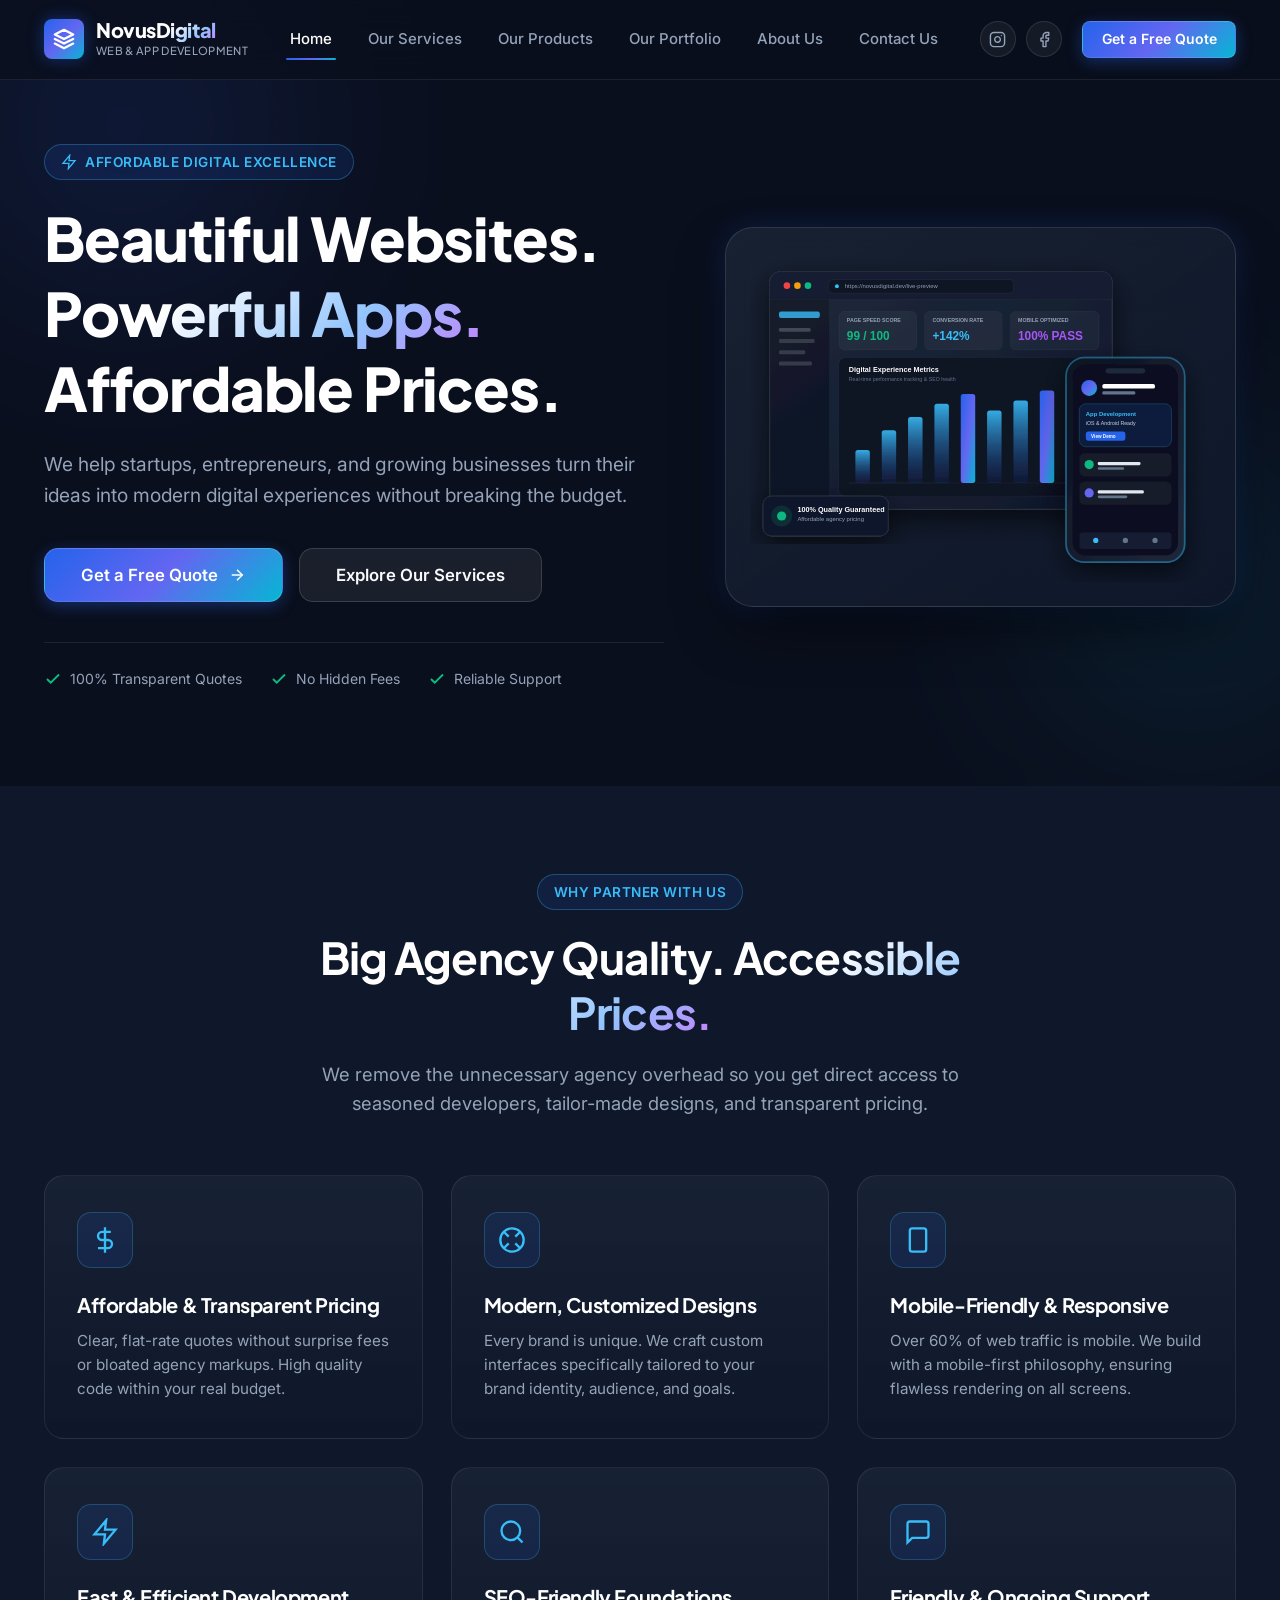
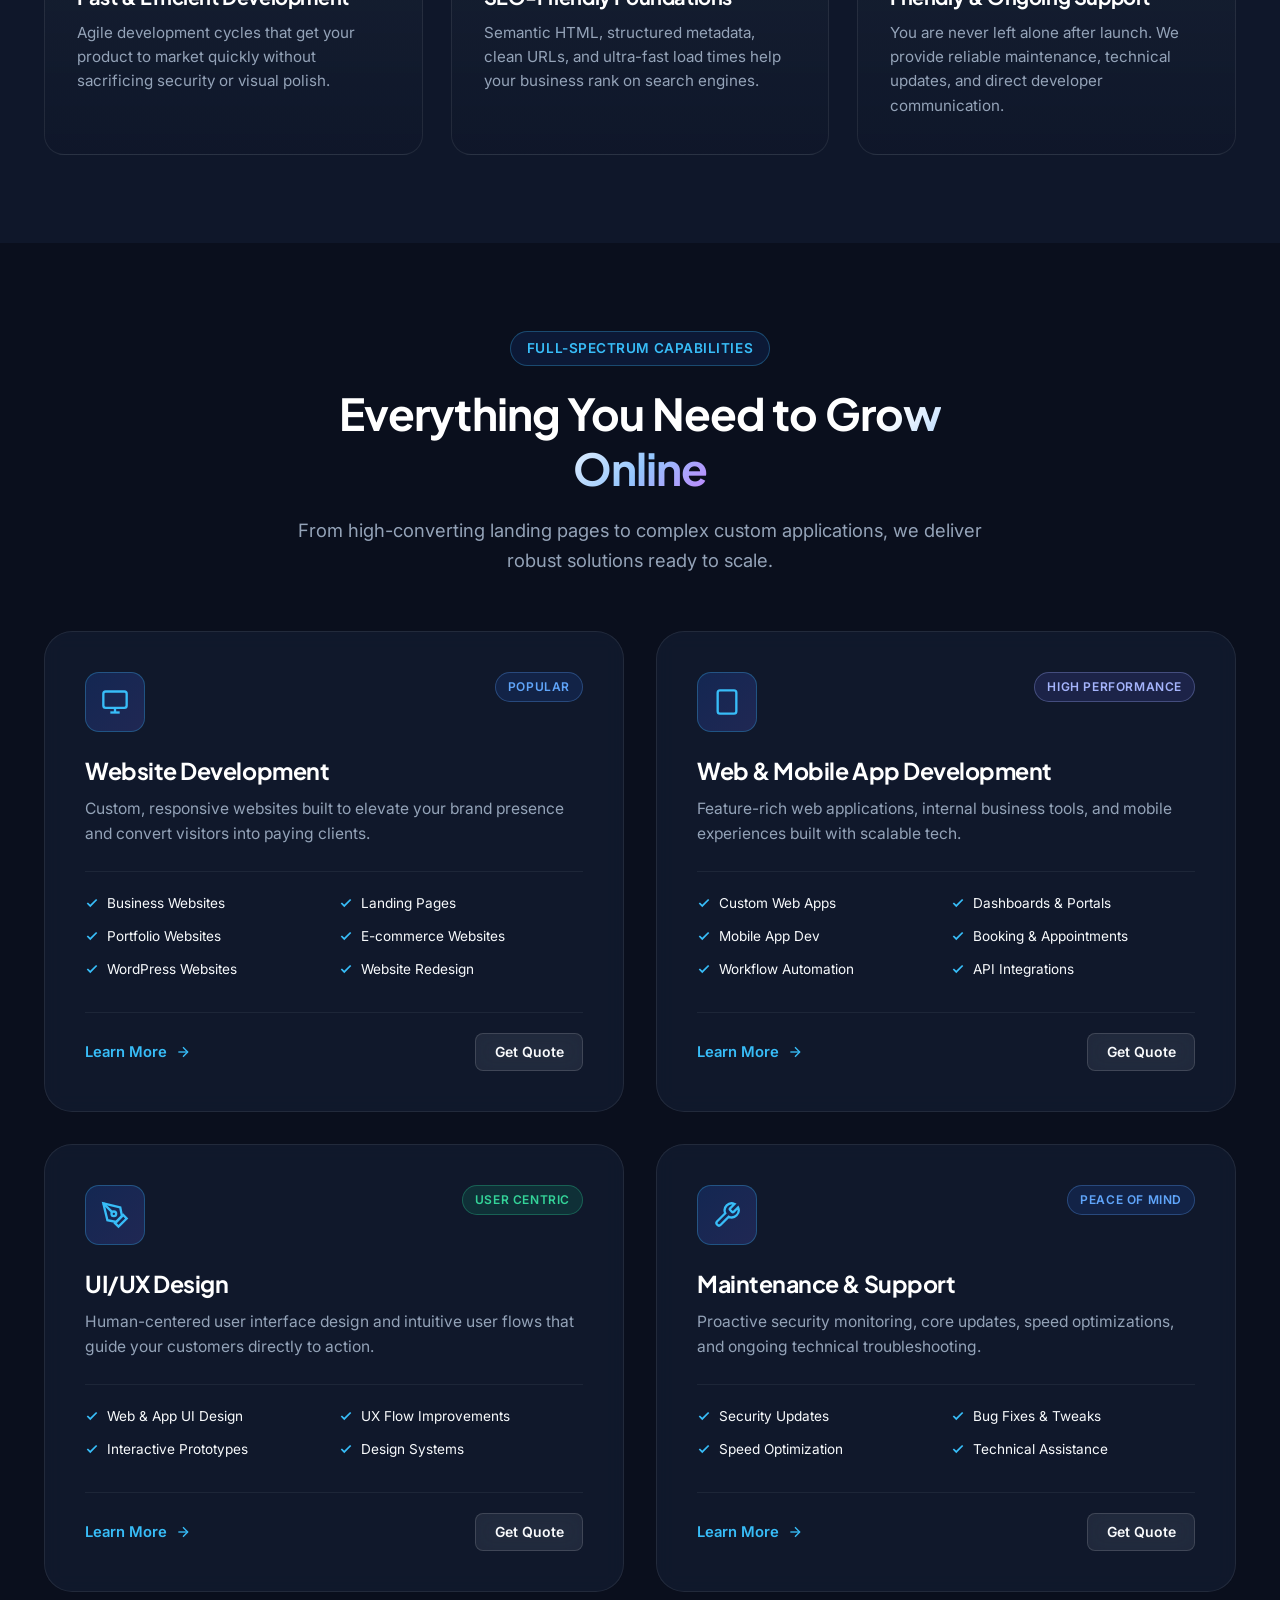
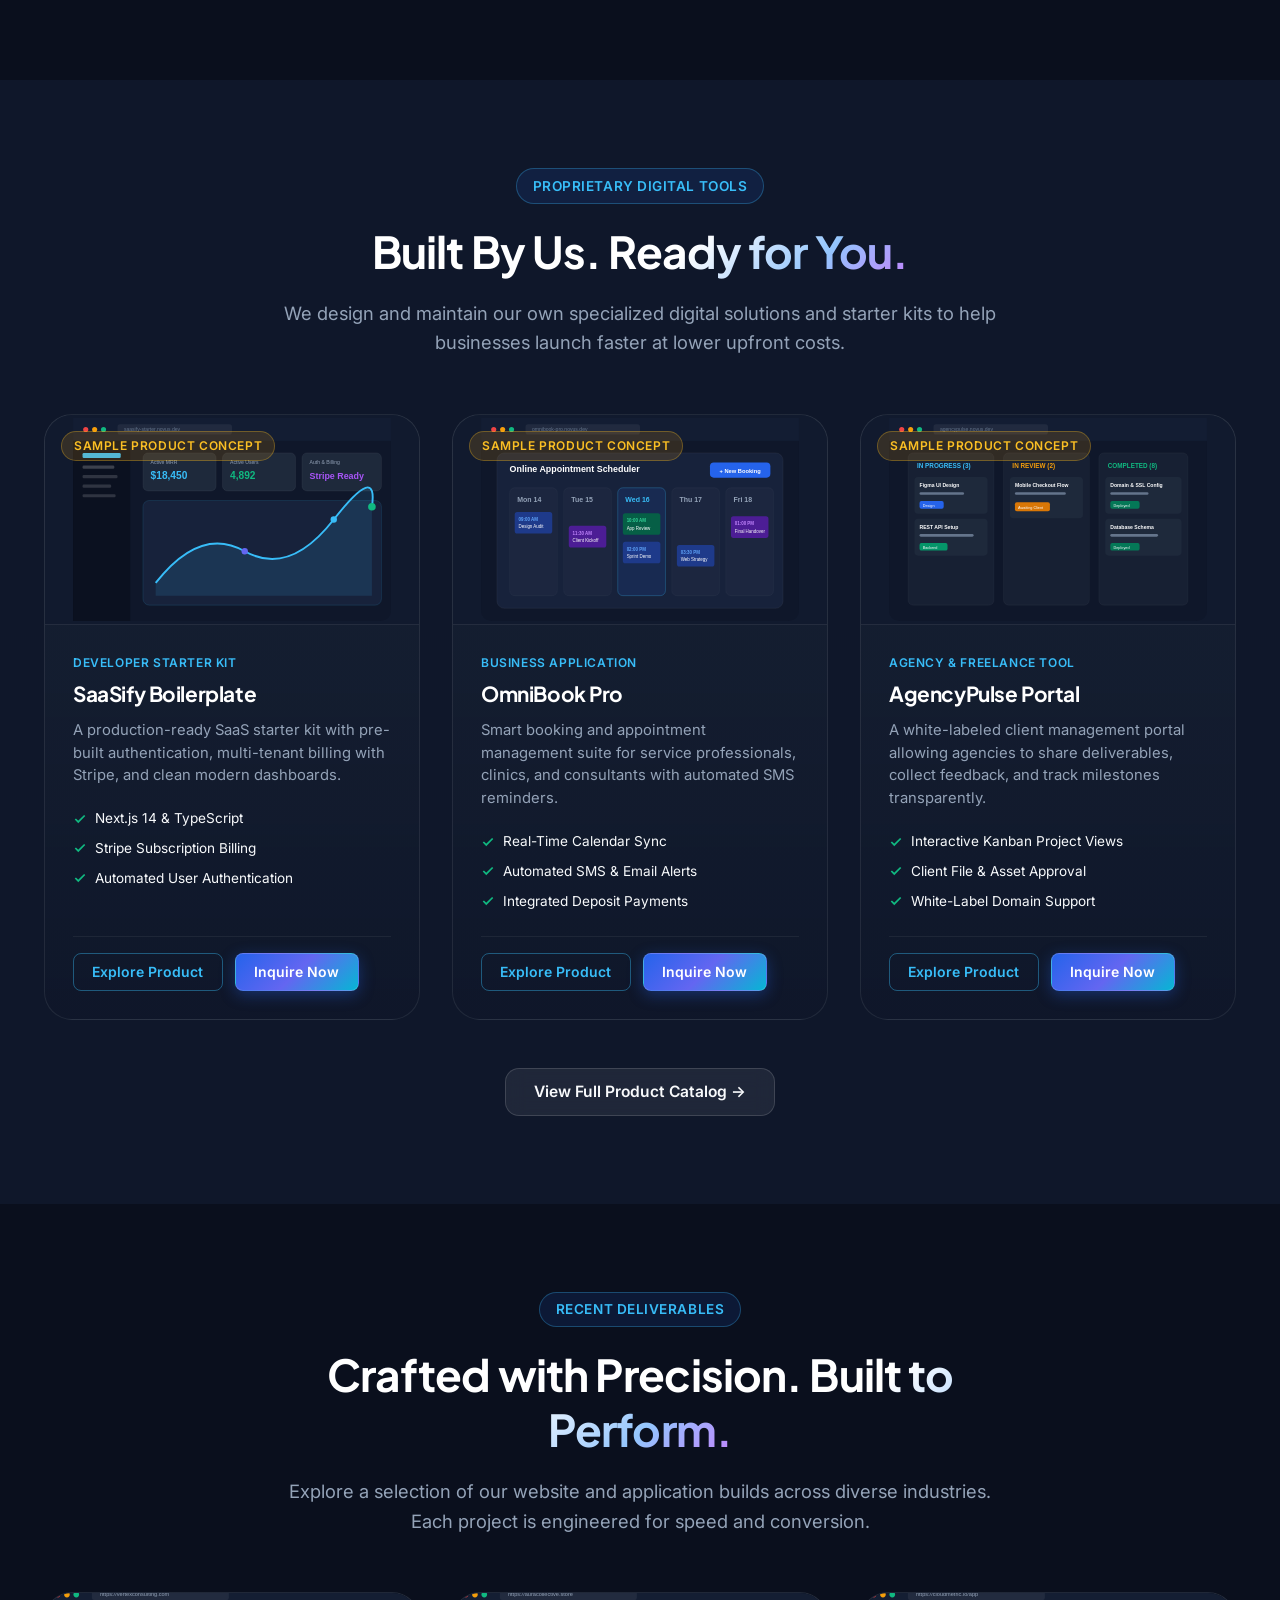
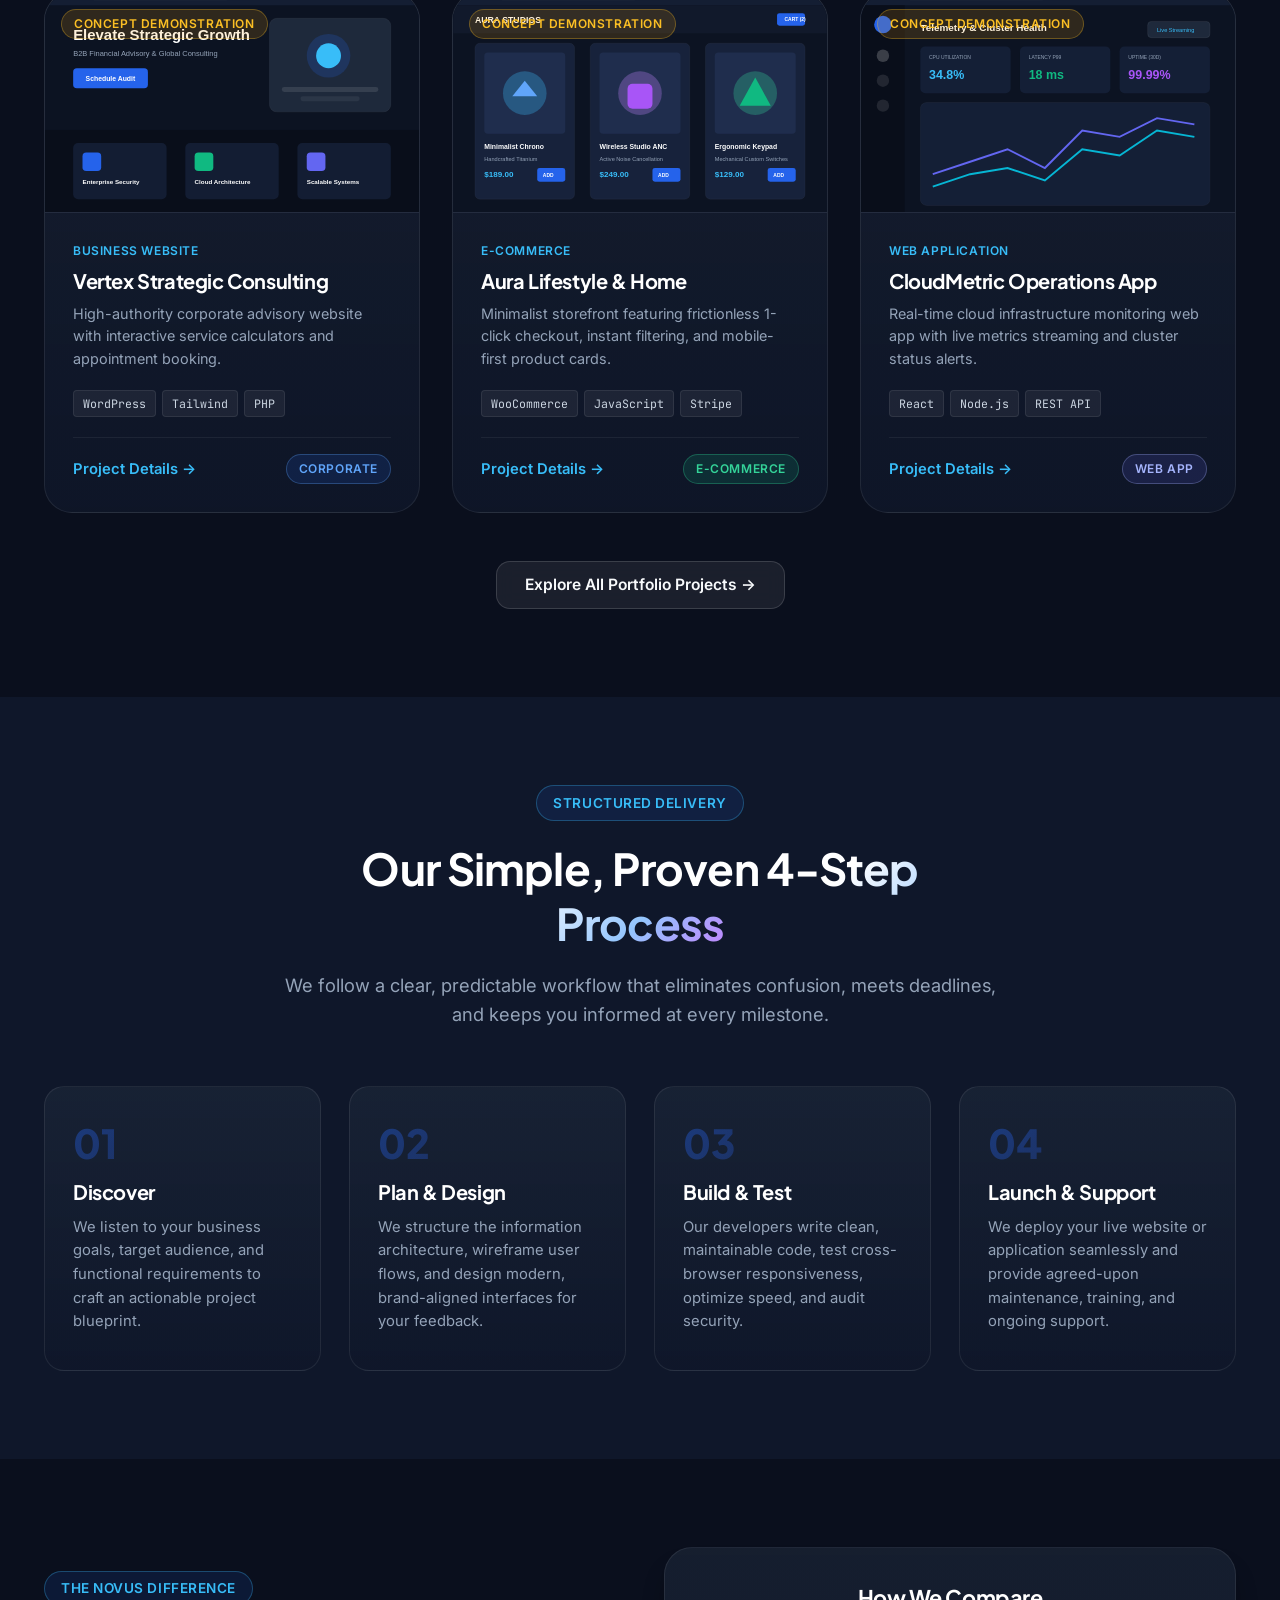
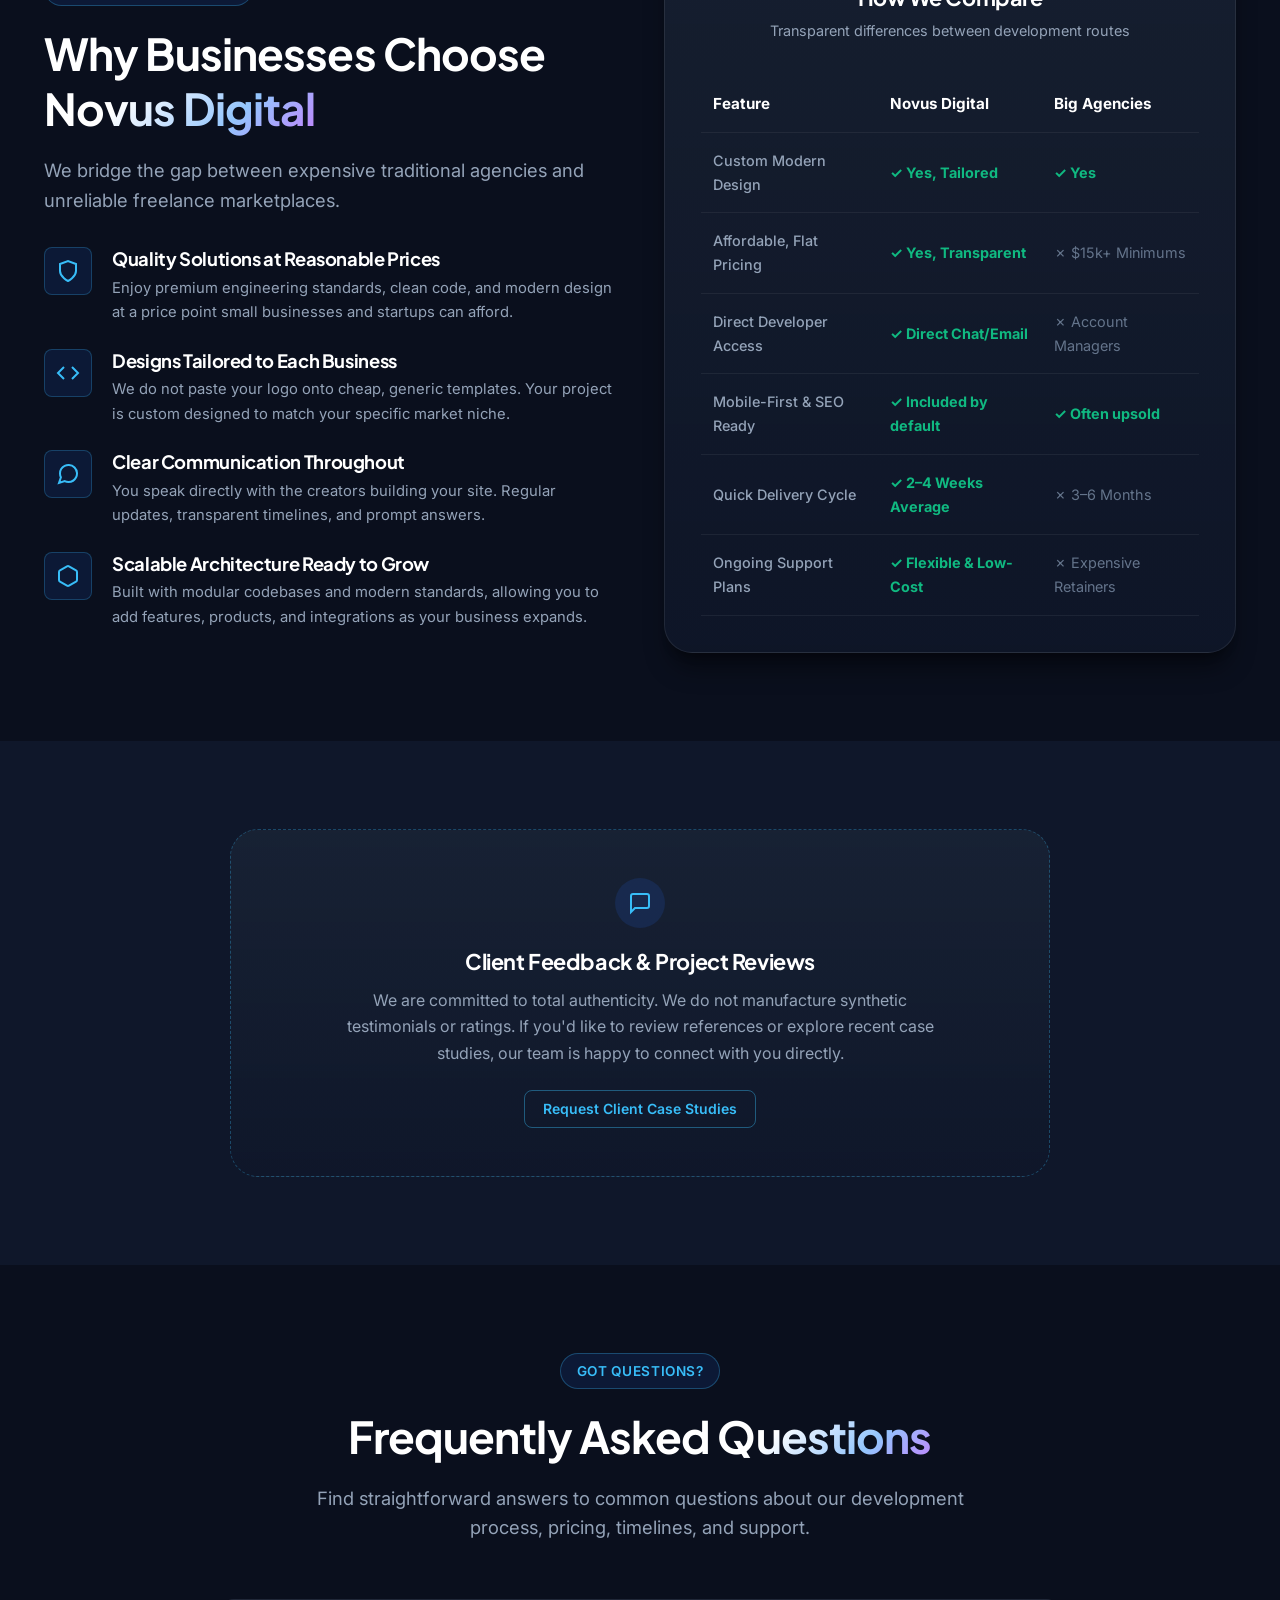
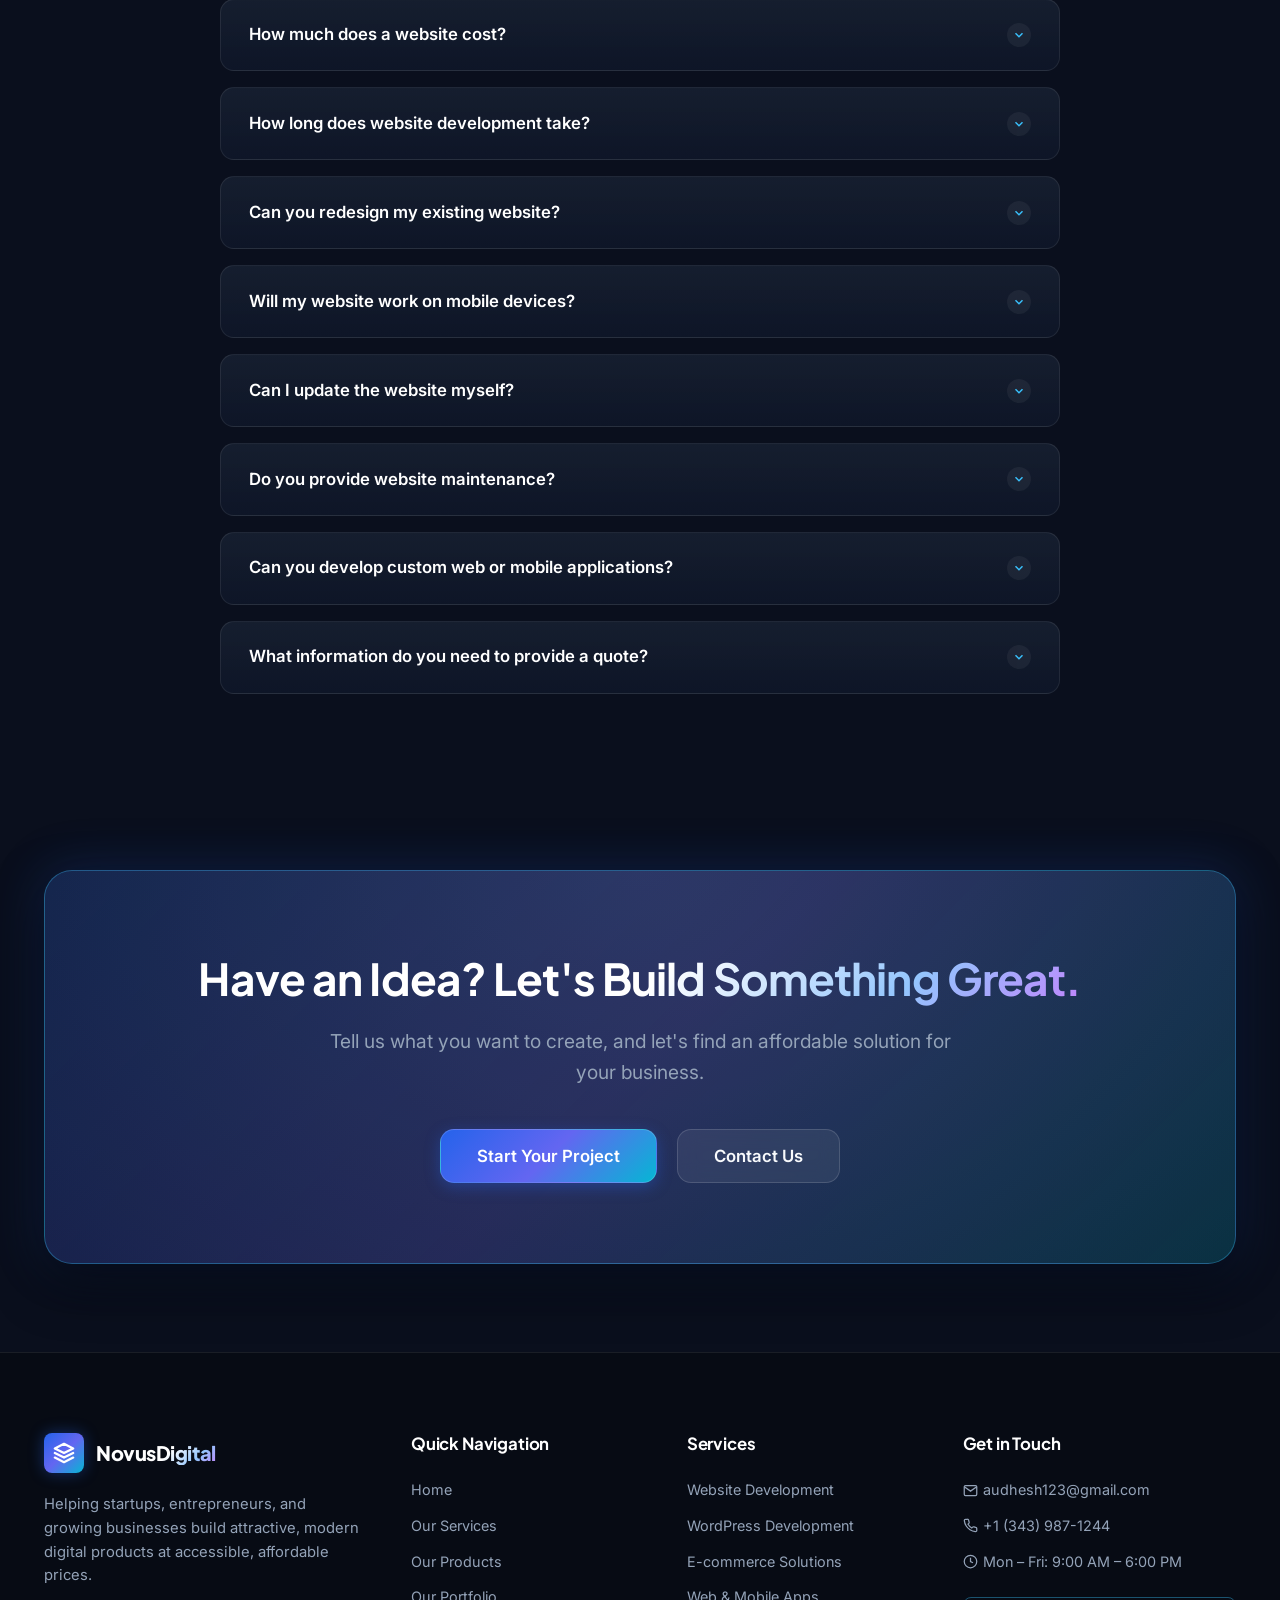
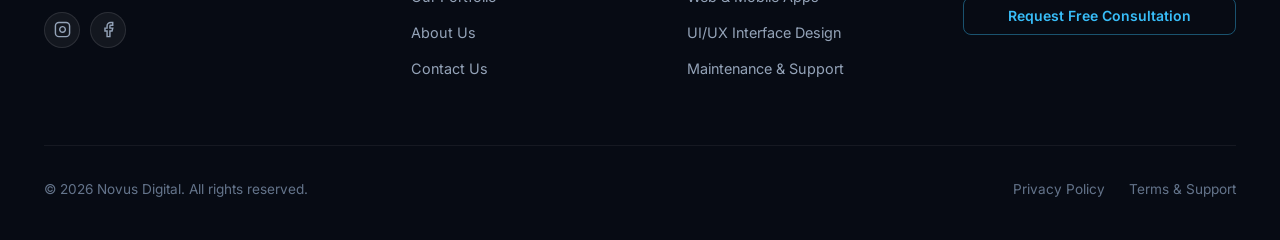
<file: index.html>
<!DOCTYPE html>
<html lang="en">
<head>
  <meta charset="UTF-8">
  <meta name="viewport" content="width=device-width, initial-scale=1.0">
  <title>Novus Digital — Modern & Affordable Website & App Development</title>
  <meta name="description" content="We help startups, entrepreneurs, and growing businesses turn their ideas into modern digital experiences without breaking the budget. Custom websites and apps at affordable prices.">
  <meta name="keywords" content="website development, mobile app development, affordable web design, WordPress development, web application development">
  <meta name="robots" content="index, follow">
  
  <!-- Open Graph / Social Sharing -->
  <meta property="og:title" content="Novus Digital — Modern & Affordable Website & App Development">
  <meta property="og:description" content="Turn your ideas into modern, high-performance digital experiences without breaking the budget.">
  <meta property="og:type" content="website">
  <meta property="og:url" content="https://novusdigital.dev">
  <meta property="og:image" content="assets/images/hero-mockup.svg">

  <!-- Google Fonts -->
  <link rel="preconnect" href="https://fonts.googleapis.com">
  <link rel="preconnect" href="https://fonts.gstatic.com" crossorigin>
  <link href="https://fonts.googleapis.com/css2?family=Inter:wght@400;500;600;700&family=Plus+Jakarta+Sans:wght@500;600;700;800&family=JetBrains+Mono:wght@500&display=swap" rel="stylesheet">

  <!-- Stylesheet -->
  <link rel="stylesheet" href="assets/css/main.css?v=fresh">
</head>
<body>

  <!-- Background Ambient Glow -->
  <div class="bg-glow-sphere bg-glow-sphere-primary" style="top: -100px; left: -100px;"></div>
  <div class="bg-glow-sphere bg-glow-sphere-secondary" style="top: 400px; right: -100px;"></div>

  <!-- Header / Navigation -->
  <header class="site-header" id="siteHeader">
    <div class="container header-container">
      <a href="index.html" class="brand-logo" aria-label="Novus Digital Home">
        <div class="brand-icon-wrapper">
          <svg viewBox="0 0 24 24" fill="none" stroke="currentColor" stroke-width="2.5" stroke-linecap="round" stroke-linejoin="round">
            <polygon points="12 2 2 7 12 12 22 7 12 2"></polygon>
            <polyline points="2 17 12 22 22 17"></polyline>
            <polyline points="2 12 12 17 22 12"></polyline>
          </svg>
        </div>
        <div class="brand-text">
          <span class="brand-title">Novus<span class="gradient-text">Digital</span></span>
          <span class="brand-tagline">Web &amp; App Development</span>
        </div>
      </a>

      <!-- Desktop Navigation Menu -->
      <nav class="nav-menu-desktop" aria-label="Main Navigation">
        <a href="index.html" class="nav-link active">Home</a>
        <a href="services.html" class="nav-link">Our Services</a>
        <a href="products.html" class="nav-link">Our Products</a>
        <a href="portfolio.html" class="nav-link">Our Portfolio</a>
        <a href="about.html" class="nav-link">About Us</a>
        <a href="contact.html?v=fresh" class="nav-link">Contact Us</a>
      </nav>

      <!-- Header Actions: Socials & Primary CTA -->
      <div class="header-actions">
        <div class="header-socials" aria-label="Social media links">
          <a href="https://instagram.com" target="_blank" rel="noopener noreferrer" class="social-icon-btn" aria-label="Instagram Profile" title="Follow us on Instagram">
            <svg viewBox="0 0 24 24" fill="none" stroke="currentColor" stroke-width="2" stroke-linecap="round" stroke-linejoin="round">
              <rect x="2" y="2" width="20" height="20" rx="5" ry="5"></rect>
              <path d="M16 11.37A4 4 0 1 1 12.63 8 4 4 0 0 1 16 11.37z"></path>
              <line x1="17.5" y1="6.5" x2="17.51" y2="6.5"></line>
            </svg>
          </a>
          <a href="https://facebook.com" target="_blank" rel="noopener noreferrer" class="social-icon-btn" aria-label="Facebook Page" title="Connect on Facebook">
            <svg viewBox="0 0 24 24" fill="none" stroke="currentColor" stroke-width="2" stroke-linecap="round" stroke-linejoin="round">
              <path d="M18 2h-3a5 5 0 0 0-5 5v3H7v4h3v8h4v-8h3l1-4h-4V7a1 1 0 0 1 1-1h3z"></path>
            </svg>
          </a>
        </div>
        <a href="contact.html?v=fresh" class="btn btn-primary btn-sm">Get a Free Quote</a>
      </div>

      <!-- Mobile Hamburger Button -->
      <button class="mobile-nav-toggle" id="mobileNavToggle" aria-label="Open mobile navigation menu" aria-expanded="false">
        <span class="hamburger-line"></span>
      </button>
    </div>
  </header>

  <!-- Mobile Drawer Backdrop & Menu -->
  <div class="drawer-backdrop" id="drawerBackdrop"></div>
  <aside class="mobile-drawer" id="mobileDrawer" aria-label="Mobile Navigation">
    <div class="mobile-nav-list">
      <a href="index.html" class="mobile-nav-link active">Home</a>
      <a href="services.html" class="mobile-nav-link">Our Services</a>
      <a href="products.html" class="mobile-nav-link">Our Products</a>
      <a href="portfolio.html" class="mobile-nav-link">Our Portfolio</a>
      <a href="about.html" class="mobile-nav-link">About Us</a>
      <a href="contact.html?v=fresh" class="mobile-nav-link">Contact Us</a>
      <a href="privacy-policy.html" class="mobile-nav-link">Privacy Policy</a>
    </div>
    <div class="mobile-drawer-footer">
      <a href="contact.html?v=fresh" class="btn btn-primary" style="width: 100%;">Get a Free Quote</a>
      <div style="display: flex; gap: 0.75rem; justify-content: center;">
        <a href="https://instagram.com" target="_blank" rel="noopener noreferrer" class="social-icon-btn" aria-label="Instagram">
          <svg viewBox="0 0 24 24" fill="none" stroke="currentColor" stroke-width="2" width="18" height="18">
            <rect x="2" y="2" width="20" height="20" rx="5"></rect>
            <path d="M16 11.37A4 4 0 1 1 12.63 8 4 4 0 0 1 16 11.37z"></path>
            <line x1="17.5" y1="6.5" x2="17.51" y2="6.5"></line>
          </svg>
        </a>
        <a href="https://facebook.com" target="_blank" rel="noopener noreferrer" class="social-icon-btn" aria-label="Facebook">
          <svg viewBox="0 0 24 24" fill="none" stroke="currentColor" stroke-width="2" width="18" height="18">
            <path d="M18 2h-3a5 5 0 0 0-5 5v3H7v4h3v8h4v-8h3l1-4h-4V7a1 1 0 0 1 1-1h3z"></path>
          </svg>
        </a>
      </div>
    </div>
  </aside>

  <!-- 1. Hero Section -->
  <section class="section hero-section" id="hero">
    <div class="container">
      <div class="hero-grid">
        <div class="hero-content">
          <div class="section-badge">
            <svg viewBox="0 0 24 24" fill="none" stroke="currentColor" stroke-width="2">
              <path d="M13 2L3 14h9l-1 8 10-12h-9l1-8z"></path>
            </svg>
            Affordable Digital Excellence
          </div>
          <h1 class="hero-title">Beautiful Websites. <span class="gradient-text">Powerful Apps.</span> Affordable Prices.</h1>
          <p class="hero-description">We help startups, entrepreneurs, and growing businesses turn their ideas into modern digital experiences without breaking the budget.</p>
          
          <div class="hero-cta-group">
            <a href="contact.html?v=fresh" class="btn btn-primary btn-lg btn-icon-right">
              Get a Free Quote
              <svg width="18" height="18" viewBox="0 0 24 24" fill="none" stroke="currentColor" stroke-width="2">
                <line x1="5" y1="12" x2="19" y2="12"></line>
                <polyline points="12 5 19 12 12 19"></polyline>
              </svg>
            </a>
            <a href="services.html" class="btn btn-secondary btn-lg">Explore Our Services</a>
          </div>

          <div class="hero-guarantee">
            <div class="guarantee-item">
              <svg class="guarantee-icon" width="18" height="18" viewBox="0 0 24 24" fill="none" stroke="currentColor" stroke-width="2.5">
                <polyline points="20 6 9 17 4 12"></polyline>
              </svg>
              <span>100% Transparent Quotes</span>
            </div>
            <div class="guarantee-item">
              <svg class="guarantee-icon" width="18" height="18" viewBox="0 0 24 24" fill="none" stroke="currentColor" stroke-width="2.5">
                <polyline points="20 6 9 17 4 12"></polyline>
              </svg>
              <span>No Hidden Fees</span>
            </div>
            <div class="guarantee-item">
              <svg class="guarantee-icon" width="18" height="18" viewBox="0 0 24 24" fill="none" stroke="currentColor" stroke-width="2.5">
                <polyline points="20 6 9 17 4 12"></polyline>
              </svg>
              <span>Reliable Support</span>
            </div>
          </div>
        </div>

        <!-- Hero Visual Mockup -->
        <div class="hero-visual">
          <div class="visual-canvas">
            <img src="assets/images/hero-mockup.svg" alt="Modern responsive web and mobile application dashboard preview" width="600" height="420" style="width: 100%; height: auto;">
          </div>
        </div>
      </div>
    </div>
  </section>

  <!-- 2. Trust and Value Section -->
  <section class="section section-dark-secondary" id="value">
    <div class="container">
      <div class="section-header">
        <div class="section-badge">Why Partner With Us</div>
        <h2 class="section-title">Big Agency Quality. <span class="gradient-text">Accessible Prices.</span></h2>
        <p class="section-subtitle">We remove the unnecessary agency overhead so you get direct access to seasoned developers, tailor-made designs, and transparent pricing.</p>
      </div>

      <div class="trust-cards-grid">
        <!-- Benefit 1 -->
        <div class="trust-card">
          <div class="trust-icon-box">
            <svg width="28" height="28" viewBox="0 0 24 24" fill="none" stroke="currentColor" stroke-width="2">
              <line x1="12" y1="1" x2="12" y2="23"></line>
              <path d="M17 5H9.5a3.5 3.5 0 0 0 0 7h5a3.5 3.5 0 0 1 0 7H6"></path>
            </svg>
          </div>
          <h3 class="trust-card-title">Affordable &amp; Transparent Pricing</h3>
          <p class="trust-card-desc">Clear, flat-rate quotes without surprise fees or bloated agency markups. High quality code within your real budget.</p>
        </div>

        <!-- Benefit 2 -->
        <div class="trust-card">
          <div class="trust-icon-box">
            <svg width="28" height="28" viewBox="0 0 24 24" fill="none" stroke="currentColor" stroke-width="2">
              <circle cx="12" cy="12" r="10"></circle>
              <path d="m4.93 4.93 4.24 4.24"></path>
              <path d="m14.83 9.17 4.24-4.24"></path>
              <path d="m14.83 14.83 4.24 4.24"></path>
              <path d="m9.17 14.83-4.24 4.24"></path>
            </svg>
          </div>
          <h3 class="trust-card-title">Modern, Customized Designs</h3>
          <p class="trust-card-desc">Every brand is unique. We craft custom interfaces specifically tailored to your brand identity, audience, and goals.</p>
        </div>

        <!-- Benefit 3 -->
        <div class="trust-card">
          <div class="trust-icon-box">
            <svg width="28" height="28" viewBox="0 0 24 24" fill="none" stroke="currentColor" stroke-width="2">
              <rect x="5" y="2" width="14" height="20" rx="2" ry="2"></rect>
              <line x1="12" y1="18" x2="12.01" y2="18"></line>
            </svg>
          </div>
          <h3 class="trust-card-title">Mobile-Friendly &amp; Responsive</h3>
          <p class="trust-card-desc">Over 60% of web traffic is mobile. We build with a mobile-first philosophy, ensuring flawless rendering on all screens.</p>
        </div>

        <!-- Benefit 4 -->
        <div class="trust-card">
          <div class="trust-icon-box">
            <svg width="28" height="28" viewBox="0 0 24 24" fill="none" stroke="currentColor" stroke-width="2">
              <polygon points="13 2 3 14 12 14 11 22 21 10 12 10 13 2"></polygon>
            </svg>
          </div>
          <h3 class="trust-card-title">Fast &amp; Efficient Development</h3>
          <p class="trust-card-desc">Agile development cycles that get your product to market quickly without sacrificing security or visual polish.</p>
        </div>

        <!-- Benefit 5 -->
        <div class="trust-card">
          <div class="trust-icon-box">
            <svg width="28" height="28" viewBox="0 0 24 24" fill="none" stroke="currentColor" stroke-width="2">
              <circle cx="11" cy="11" r="8"></circle>
              <line x1="21" y1="21" x2="16.65" y2="16.65"></line>
            </svg>
          </div>
          <h3 class="trust-card-title">SEO-Friendly Foundations</h3>
          <p class="trust-card-desc">Semantic HTML, structured metadata, clean URLs, and ultra-fast load times help your business rank on search engines.</p>
        </div>

        <!-- Benefit 6 -->
        <div class="trust-card">
          <div class="trust-icon-box">
            <svg width="28" height="28" viewBox="0 0 24 24" fill="none" stroke="currentColor" stroke-width="2">
              <path d="M21 15a2 2 0 0 1-2 2H7l-4 4V5a2 2 0 0 1 2-2h14a2 2 0 0 1 2 2z"></path>
            </svg>
          </div>
          <h3 class="trust-card-title">Friendly &amp; Ongoing Support</h3>
          <p class="trust-card-desc">You are never left alone after launch. We provide reliable maintenance, technical updates, and direct developer communication.</p>
        </div>
      </div>
    </div>
  </section>

  <!-- 3. Our Services Preview Section -->
  <section class="section" id="services">
    <div class="container">
      <div class="section-header">
        <div class="section-badge">Full-Spectrum Capabilities</div>
        <h2 class="section-title">Everything You Need to <span class="gradient-text">Grow Online</span></h2>
        <p class="section-subtitle">From high-converting landing pages to complex custom applications, we deliver robust solutions ready to scale.</p>
      </div>

      <div class="services-grid">
        <!-- Service Card 1: Website Development -->
        <div class="service-card">
          <div>
            <div class="service-card-header">
              <div class="service-icon-box">
                <svg viewBox="0 0 24 24" fill="none" stroke="currentColor" stroke-width="2">
                  <rect x="2" y="3" width="20" height="14" rx="2" ry="2"></rect>
                  <line x1="8" y1="21" x2="16" y2="21"></line>
                  <line x1="12" y1="17" x2="12" y2="21"></line>
                </svg>
              </div>
              <span class="badge-pill badge-blue">Popular</span>
            </div>
            <h3 class="service-card-title">Website Development</h3>
            <p class="service-card-desc">Custom, responsive websites built to elevate your brand presence and convert visitors into paying clients.</p>
            
            <div class="service-sublist">
              <div class="service-subitem">
                <svg viewBox="0 0 24 24" fill="none" stroke="currentColor" stroke-width="3"><polyline points="20 6 9 17 4 12"></polyline></svg>
                <span>Business Websites</span>
              </div>
              <div class="service-subitem">
                <svg viewBox="0 0 24 24" fill="none" stroke="currentColor" stroke-width="3"><polyline points="20 6 9 17 4 12"></polyline></svg>
                <span>Landing Pages</span>
              </div>
              <div class="service-subitem">
                <svg viewBox="0 0 24 24" fill="none" stroke="currentColor" stroke-width="3"><polyline points="20 6 9 17 4 12"></polyline></svg>
                <span>Portfolio Websites</span>
              </div>
              <div class="service-subitem">
                <svg viewBox="0 0 24 24" fill="none" stroke="currentColor" stroke-width="3"><polyline points="20 6 9 17 4 12"></polyline></svg>
                <span>E-commerce Websites</span>
              </div>
              <div class="service-subitem">
                <svg viewBox="0 0 24 24" fill="none" stroke="currentColor" stroke-width="3"><polyline points="20 6 9 17 4 12"></polyline></svg>
                <span>WordPress Websites</span>
              </div>
              <div class="service-subitem">
                <svg viewBox="0 0 24 24" fill="none" stroke="currentColor" stroke-width="3"><polyline points="20 6 9 17 4 12"></polyline></svg>
                <span>Website Redesign</span>
              </div>
            </div>
          </div>
          <div class="service-card-footer">
            <a href="services.html#website-development" class="service-learn-more">
              Learn More
              <svg width="16" height="16" viewBox="0 0 24 24" fill="none" stroke="currentColor" stroke-width="2">
                <line x1="5" y1="12" x2="19" y2="12"></line>
                <polyline points="12 5 19 12 12 19"></polyline>
              </svg>
            </a>
            <a href="contact.html?v=fresh&service=website-dev" class="btn btn-secondary btn-sm">Get Quote</a>
          </div>
        </div>

        <!-- Service Card 2: Web & Mobile App Development -->
        <div class="service-card">
          <div>
            <div class="service-card-header">
              <div class="service-icon-box">
                <svg viewBox="0 0 24 24" fill="none" stroke="currentColor" stroke-width="2">
                  <rect x="4" y="2" width="16" height="20" rx="2" ry="2"></rect>
                  <line x1="12" y1="18" x2="12.01" y2="18"></line>
                </svg>
              </div>
              <span class="badge-pill badge-purple">High Performance</span>
            </div>
            <h3 class="service-card-title">Web &amp; Mobile App Development</h3>
            <p class="service-card-desc">Feature-rich web applications, internal business tools, and mobile experiences built with scalable tech.</p>

            <div class="service-sublist">
              <div class="service-subitem">
                <svg viewBox="0 0 24 24" fill="none" stroke="currentColor" stroke-width="3"><polyline points="20 6 9 17 4 12"></polyline></svg>
                <span>Custom Web Apps</span>
              </div>
              <div class="service-subitem">
                <svg viewBox="0 0 24 24" fill="none" stroke="currentColor" stroke-width="3"><polyline points="20 6 9 17 4 12"></polyline></svg>
                <span>Dashboards &amp; Portals</span>
              </div>
              <div class="service-subitem">
                <svg viewBox="0 0 24 24" fill="none" stroke="currentColor" stroke-width="3"><polyline points="20 6 9 17 4 12"></polyline></svg>
                <span>Mobile App Dev</span>
              </div>
              <div class="service-subitem">
                <svg viewBox="0 0 24 24" fill="none" stroke="currentColor" stroke-width="3"><polyline points="20 6 9 17 4 12"></polyline></svg>
                <span>Booking &amp; Appointments</span>
              </div>
              <div class="service-subitem">
                <svg viewBox="0 0 24 24" fill="none" stroke="currentColor" stroke-width="3"><polyline points="20 6 9 17 4 12"></polyline></svg>
                <span>Workflow Automation</span>
              </div>
              <div class="service-subitem">
                <svg viewBox="0 0 24 24" fill="none" stroke="currentColor" stroke-width="3"><polyline points="20 6 9 17 4 12"></polyline></svg>
                <span>API Integrations</span>
              </div>
            </div>
          </div>
          <div class="service-card-footer">
            <a href="services.html#app-development" class="service-learn-more">
              Learn More
              <svg width="16" height="16" viewBox="0 0 24 24" fill="none" stroke="currentColor" stroke-width="2">
                <line x1="5" y1="12" x2="19" y2="12"></line>
                <polyline points="12 5 19 12 12 19"></polyline>
              </svg>
            </a>
            <a href="contact.html?v=fresh&service=app-dev" class="btn btn-secondary btn-sm">Get Quote</a>
          </div>
        </div>

        <!-- Service Card 3: UI/UX Design -->
        <div class="service-card">
          <div>
            <div class="service-card-header">
              <div class="service-icon-box">
                <svg viewBox="0 0 24 24" fill="none" stroke="currentColor" stroke-width="2">
                  <path d="M12 19l7-7 3 3-7 7-3-3z"></path>
                  <path d="M18 13l-1.5-7.5L2 2l3.5 14.5L13 18l5-5z"></path>
                  <path d="M2 2l7.586 7.586"></path>
                  <circle cx="11" cy="11" r="2"></circle>
                </svg>
              </div>
              <span class="badge-pill badge-emerald">User Centric</span>
            </div>
            <h3 class="service-card-title">UI/UX Design</h3>
            <p class="service-card-desc">Human-centered user interface design and intuitive user flows that guide your customers directly to action.</p>

            <div class="service-sublist">
              <div class="service-subitem">
                <svg viewBox="0 0 24 24" fill="none" stroke="currentColor" stroke-width="3"><polyline points="20 6 9 17 4 12"></polyline></svg>
                <span>Web &amp; App UI Design</span>
              </div>
              <div class="service-subitem">
                <svg viewBox="0 0 24 24" fill="none" stroke="currentColor" stroke-width="3"><polyline points="20 6 9 17 4 12"></polyline></svg>
                <span>UX Flow Improvements</span>
              </div>
              <div class="service-subitem">
                <svg viewBox="0 0 24 24" fill="none" stroke="currentColor" stroke-width="3"><polyline points="20 6 9 17 4 12"></polyline></svg>
                <span>Interactive Prototypes</span>
              </div>
              <div class="service-subitem">
                <svg viewBox="0 0 24 24" fill="none" stroke="currentColor" stroke-width="3"><polyline points="20 6 9 17 4 12"></polyline></svg>
                <span>Design Systems</span>
              </div>
            </div>
          </div>
          <div class="service-card-footer">
            <a href="services.html#ui-ux-design" class="service-learn-more">
              Learn More
              <svg width="16" height="16" viewBox="0 0 24 24" fill="none" stroke="currentColor" stroke-width="2">
                <line x1="5" y1="12" x2="19" y2="12"></line>
                <polyline points="12 5 19 12 12 19"></polyline>
              </svg>
            </a>
            <a href="contact.html?v=fresh&service=ui-ux" class="btn btn-secondary btn-sm">Get Quote</a>
          </div>
        </div>

        <!-- Service Card 4: Website Maintenance & Support -->
        <div class="service-card">
          <div>
            <div class="service-card-header">
              <div class="service-icon-box">
                <svg viewBox="0 0 24 24" fill="none" stroke="currentColor" stroke-width="2">
                  <path d="M14.7 6.3a1 1 0 0 0 0 1.4l1.6 1.6a1 1 0 0 0 1.4 0l3.77-3.77a6 6 0 0 1-7.94 7.94l-6.91 6.91a2.12 2.12 0 0 1-3-3l6.91-6.91a6 6 0 0 1 7.94-7.94l-3.76 3.76z"></path>
                </svg>
              </div>
              <span class="badge-pill badge-blue">Peace of Mind</span>
            </div>
            <h3 class="service-card-title">Maintenance &amp; Support</h3>
            <p class="service-card-desc">Proactive security monitoring, core updates, speed optimizations, and ongoing technical troubleshooting.</p>

            <div class="service-sublist">
              <div class="service-subitem">
                <svg viewBox="0 0 24 24" fill="none" stroke="currentColor" stroke-width="3"><polyline points="20 6 9 17 4 12"></polyline></svg>
                <span>Security Updates</span>
              </div>
              <div class="service-subitem">
                <svg viewBox="0 0 24 24" fill="none" stroke="currentColor" stroke-width="3"><polyline points="20 6 9 17 4 12"></polyline></svg>
                <span>Bug Fixes &amp; Tweaks</span>
              </div>
              <div class="service-subitem">
                <svg viewBox="0 0 24 24" fill="none" stroke="currentColor" stroke-width="3"><polyline points="20 6 9 17 4 12"></polyline></svg>
                <span>Speed Optimization</span>
              </div>
              <div class="service-subitem">
                <svg viewBox="0 0 24 24" fill="none" stroke="currentColor" stroke-width="3"><polyline points="20 6 9 17 4 12"></polyline></svg>
                <span>Technical Assistance</span>
              </div>
            </div>
          </div>
          <div class="service-card-footer">
            <a href="services.html#maintenance-support" class="service-learn-more">
              Learn More
              <svg width="16" height="16" viewBox="0 0 24 24" fill="none" stroke="currentColor" stroke-width="2">
                <line x1="5" y1="12" x2="19" y2="12"></line>
                <polyline points="12 5 19 12 12 19"></polyline>
              </svg>
            </a>
            <a href="contact.html?v=fresh&service=maintenance" class="btn btn-secondary btn-sm">Get Quote</a>
          </div>
        </div>
      </div>
    </div>
  </section>

  <!-- 4. Our Products Preview Section -->
  <section class="section section-dark-secondary" id="products">
    <div class="container">
      <div class="section-header">
        <div class="section-badge">Proprietary Digital Tools</div>
        <h2 class="section-title">Built By Us. <span class="gradient-text">Ready for You.</span></h2>
        <p class="section-subtitle">We design and maintain our own specialized digital solutions and starter kits to help businesses launch faster at lower upfront costs.</p>
      </div>

      <div class="products-grid">
        <!-- Product 1 -->
        <div class="product-card">
          <div class="product-image-wrap">
            <span class="product-badge-overlay badge-pill badge-concept">Sample Product Concept</span>
            <img src="assets/images/product-saas.svg" alt="SaaSify Starter Kit Dashboard" class="product-mockup-svg" width="400" height="240">
          </div>
          <div class="product-body">
            <span class="product-category">Developer Starter Kit</span>
            <h3 class="product-title">SaaSify Boilerplate</h3>
            <p class="product-desc">A production-ready SaaS starter kit with pre-built authentication, multi-tenant billing with Stripe, and clean modern dashboards.</p>
            
            <div class="product-features-list">
              <div class="product-feature-item">
                <svg viewBox="0 0 24 24" fill="none" stroke="currentColor" stroke-width="3"><polyline points="20 6 9 17 4 12"></polyline></svg>
                <span>Next.js 14 &amp; TypeScript</span>
              </div>
              <div class="product-feature-item">
                <svg viewBox="0 0 24 24" fill="none" stroke="currentColor" stroke-width="3"><polyline points="20 6 9 17 4 12"></polyline></svg>
                <span>Stripe Subscription Billing</span>
              </div>
              <div class="product-feature-item">
                <svg viewBox="0 0 24 24" fill="none" stroke="currentColor" stroke-width="3"><polyline points="20 6 9 17 4 12"></polyline></svg>
                <span>Automated User Authentication</span>
              </div>
            </div>

            <div class="product-actions">
              <a href="products.html#saasify" class="btn btn-outline btn-sm">Explore Product</a>
              <a href="contact.html?v=fresh&inquiry=saasify" class="btn btn-primary btn-sm">Inquire Now</a>
            </div>
          </div>
        </div>

        <!-- Product 2 -->
        <div class="product-card">
          <div class="product-image-wrap">
            <span class="product-badge-overlay badge-pill badge-concept">Sample Product Concept</span>
            <img src="assets/images/product-booking.svg" alt="OmniBook Pro Booking Suite" class="product-mockup-svg" width="400" height="240">
          </div>
          <div class="product-body">
            <span class="product-category">Business Application</span>
            <h3 class="product-title">OmniBook Pro</h3>
            <p class="product-desc">Smart booking and appointment management suite for service professionals, clinics, and consultants with automated SMS reminders.</p>

            <div class="product-features-list">
              <div class="product-feature-item">
                <svg viewBox="0 0 24 24" fill="none" stroke="currentColor" stroke-width="3"><polyline points="20 6 9 17 4 12"></polyline></svg>
                <span>Real-Time Calendar Sync</span>
              </div>
              <div class="product-feature-item">
                <svg viewBox="0 0 24 24" fill="none" stroke="currentColor" stroke-width="3"><polyline points="20 6 9 17 4 12"></polyline></svg>
                <span>Automated SMS &amp; Email Alerts</span>
              </div>
              <div class="product-feature-item">
                <svg viewBox="0 0 24 24" fill="none" stroke="currentColor" stroke-width="3"><polyline points="20 6 9 17 4 12"></polyline></svg>
                <span>Integrated Deposit Payments</span>
              </div>
            </div>

            <div class="product-actions">
              <a href="products.html#omnibook" class="btn btn-outline btn-sm">Explore Product</a>
              <a href="contact.html?v=fresh&inquiry=omnibook" class="btn btn-primary btn-sm">Inquire Now</a>
            </div>
          </div>
        </div>

        <!-- Product 3 -->
        <div class="product-card">
          <div class="product-image-wrap">
            <span class="product-badge-overlay badge-pill badge-concept">Sample Product Concept</span>
            <img src="assets/images/product-portal.svg" alt="AgencyPulse Client Portal" class="product-mockup-svg" width="400" height="240">
          </div>
          <div class="product-body">
            <span class="product-category">Agency &amp; Freelance Tool</span>
            <h3 class="product-title">AgencyPulse Portal</h3>
            <p class="product-desc">A white-labeled client management portal allowing agencies to share deliverables, collect feedback, and track milestones transparently.</p>

            <div class="product-features-list">
              <div class="product-feature-item">
                <svg viewBox="0 0 24 24" fill="none" stroke="currentColor" stroke-width="3"><polyline points="20 6 9 17 4 12"></polyline></svg>
                <span>Interactive Kanban Project Views</span>
              </div>
              <div class="product-feature-item">
                <svg viewBox="0 0 24 24" fill="none" stroke="currentColor" stroke-width="3"><polyline points="20 6 9 17 4 12"></polyline></svg>
                <span>Client File &amp; Asset Approval</span>
              </div>
              <div class="product-feature-item">
                <svg viewBox="0 0 24 24" fill="none" stroke="currentColor" stroke-width="3"><polyline points="20 6 9 17 4 12"></polyline></svg>
                <span>White-Label Domain Support</span>
              </div>
            </div>

            <div class="product-actions">
              <a href="products.html#agencypulse" class="btn btn-outline btn-sm">Explore Product</a>
              <a href="contact.html?v=fresh&inquiry=agencypulse" class="btn btn-primary btn-sm">Inquire Now</a>
            </div>
          </div>
        </div>
      </div>

      <div style="text-align: center; margin-top: 3rem;">
        <a href="products.html" class="btn btn-secondary">View Full Product Catalog &rarr;</a>
      </div>
    </div>
  </section>

  <!-- 5. Portfolio Preview Section -->
  <section class="section" id="portfolio">
    <div class="container">
      <div class="section-header">
        <div class="section-badge">Recent Deliverables</div>
        <h2 class="section-title">Crafted with Precision. <span class="gradient-text">Built to Perform.</span></h2>
        <p class="section-subtitle">Explore a selection of our website and application builds across diverse industries. Each project is engineered for speed and conversion.</p>
      </div>

      <div class="portfolio-grid">
        <!-- Project 1 -->
        <div class="portfolio-card">
          <div class="portfolio-thumb-wrap">
            <span class="portfolio-badge badge-pill badge-concept">Concept Demonstration</span>
            <img src="assets/images/portfolio-corp.svg" alt="Vertex B2B Consulting Platform" class="portfolio-svg-mockup" width="500" height="300">
          </div>
          <div class="portfolio-info">
            <span class="portfolio-category">Business Website</span>
            <h3 class="portfolio-title">Vertex Strategic Consulting</h3>
            <p class="portfolio-desc">High-authority corporate advisory website with interactive service calculators and appointment booking.</p>
            <div class="portfolio-tech-tags">
              <span class="tech-tag">WordPress</span>
              <span class="tech-tag">Tailwind</span>
              <span class="tech-tag">PHP</span>
            </div>
            <div class="portfolio-footer">
              <a href="portfolio.html#vertex" class="service-learn-more">Project Details &rarr;</a>
              <span class="badge-pill badge-blue">Corporate</span>
            </div>
          </div>
        </div>

        <!-- Project 2 -->
        <div class="portfolio-card">
          <div class="portfolio-thumb-wrap">
            <span class="portfolio-badge badge-pill badge-concept">Concept Demonstration</span>
            <img src="assets/images/portfolio-ecom.svg" alt="Aura Collective Modern E-Commerce" class="portfolio-svg-mockup" width="500" height="300">
          </div>
          <div class="portfolio-info">
            <span class="portfolio-category">E-Commerce</span>
            <h3 class="portfolio-title">Aura Lifestyle &amp; Home</h3>
            <p class="portfolio-desc">Minimalist storefront featuring frictionless 1-click checkout, instant filtering, and mobile-first product cards.</p>
            <div class="portfolio-tech-tags">
              <span class="tech-tag">WooCommerce</span>
              <span class="tech-tag">JavaScript</span>
              <span class="tech-tag">Stripe</span>
            </div>
            <div class="portfolio-footer">
              <a href="portfolio.html#aura" class="service-learn-more">Project Details &rarr;</a>
              <span class="badge-pill badge-emerald">E-Commerce</span>
            </div>
          </div>
        </div>

        <!-- Project 3 -->
        <div class="portfolio-card">
          <div class="portfolio-thumb-wrap">
            <span class="portfolio-badge badge-pill badge-concept">Concept Demonstration</span>
            <img src="assets/images/portfolio-app.svg" alt="CloudMetric Telemetry Platform" class="portfolio-svg-mockup" width="500" height="300">
          </div>
          <div class="portfolio-info">
            <span class="portfolio-category">Web Application</span>
            <h3 class="portfolio-title">CloudMetric Operations App</h3>
            <p class="portfolio-desc">Real-time cloud infrastructure monitoring web app with live metrics streaming and cluster status alerts.</p>
            <div class="portfolio-tech-tags">
              <span class="tech-tag">React</span>
              <span class="tech-tag">Node.js</span>
              <span class="tech-tag">REST API</span>
            </div>
            <div class="portfolio-footer">
              <a href="portfolio.html#cloudmetric" class="service-learn-more">Project Details &rarr;</a>
              <span class="badge-pill badge-purple">Web App</span>
            </div>
          </div>
        </div>
      </div>

      <div style="text-align: center; margin-top: 3rem;">
        <a href="portfolio.html" class="btn btn-secondary">Explore All Portfolio Projects &rarr;</a>
      </div>
    </div>
  </section>

  <!-- 6. Our Process Section -->
  <section class="section section-dark-secondary" id="process">
    <div class="container">
      <div class="section-header">
        <div class="section-badge">Structured Delivery</div>
        <h2 class="section-title">Our Simple, Proven <span class="gradient-text">4-Step Process</span></h2>
        <p class="section-subtitle">We follow a clear, predictable workflow that eliminates confusion, meets deadlines, and keeps you informed at every milestone.</p>
      </div>

      <div class="process-timeline">
        <!-- Step 1 -->
        <div class="process-step-card">
          <div class="process-step-num">01</div>
          <h3 class="process-step-title">Discover</h3>
          <p class="process-step-desc">We listen to your business goals, target audience, and functional requirements to craft an actionable project blueprint.</p>
        </div>

        <!-- Step 2 -->
        <div class="process-step-card">
          <div class="process-step-num">02</div>
          <h3 class="process-step-title">Plan &amp; Design</h3>
          <p class="process-step-desc">We structure the information architecture, wireframe user flows, and design modern, brand-aligned interfaces for your feedback.</p>
        </div>

        <!-- Step 3 -->
        <div class="process-step-card">
          <div class="process-step-num">03</div>
          <h3 class="process-step-title">Build &amp; Test</h3>
          <p class="process-step-desc">Our developers write clean, maintainable code, test cross-browser responsiveness, optimize speed, and audit security.</p>
        </div>

        <!-- Step 4 -->
        <div class="process-step-card">
          <div class="process-step-num">04</div>
          <h3 class="process-step-title">Launch &amp; Support</h3>
          <p class="process-step-desc">We deploy your live website or application seamlessly and provide agreed-upon maintenance, training, and ongoing support.</p>
        </div>
      </div>
    </div>
  </section>

  <!-- 7. Why Choose Us Section -->
  <section class="section" id="why-choose-us">
    <div class="container">
      <div class="why-choose-grid">
        <div>
          <div class="section-badge">The Novus Difference</div>
          <h2 class="section-title">Why Businesses Choose <span class="gradient-text">Novus Digital</span></h2>
          <p class="section-subtitle" style="margin-bottom: 2rem;">We bridge the gap between expensive traditional agencies and unreliable freelance marketplaces.</p>

          <div class="why-features-list">
            <div class="why-feature-item">
              <div class="why-feature-icon">
                <svg width="24" height="24" viewBox="0 0 24 24" fill="none" stroke="currentColor" stroke-width="2">
                  <path d="M12 22s8-4 8-10V5l-8-3-8 3v7c0 6 8 10 8 10z"></path>
                </svg>
              </div>
              <div class="why-feature-content">
                <h4>Quality Solutions at Reasonable Prices</h4>
                <p>Enjoy premium engineering standards, clean code, and modern design at a price point small businesses and startups can afford.</p>
              </div>
            </div>

            <div class="why-feature-item">
              <div class="why-feature-icon">
                <svg width="24" height="24" viewBox="0 0 24 24" fill="none" stroke="currentColor" stroke-width="2">
                  <polyline points="16 18 22 12 16 6"></polyline>
                  <polyline points="8 6 2 12 8 18"></polyline>
                </svg>
              </div>
              <div class="why-feature-content">
                <h4>Designs Tailored to Each Business</h4>
                <p>We do not paste your logo onto cheap, generic templates. Your project is custom designed to match your specific market niche.</p>
              </div>
            </div>

            <div class="why-feature-item">
              <div class="why-feature-icon">
                <svg width="24" height="24" viewBox="0 0 24 24" fill="none" stroke="currentColor" stroke-width="2">
                  <path d="M21 11.5a8.38 8.38 0 0 1-.9 3.8 8.5 8.5 0 0 1-7.6 4.7 8.38 8.38 0 0 1-3.8-.9L3 21l1.9-5.7a8.38 8.38 0 0 1-.9-3.8 8.5 8.5 0 0 1 4.7-7.6 8.38 8.38 0 0 1 3.8-.9h.5a8.48 8.48 0 0 1 8 8v.5z"></path>
                </svg>
              </div>
              <div class="why-feature-content">
                <h4>Clear Communication Throughout</h4>
                <p>You speak directly with the creators building your site. Regular updates, transparent timelines, and prompt answers.</p>
              </div>
            </div>

            <div class="why-feature-item">
              <div class="why-feature-icon">
                <svg width="24" height="24" viewBox="0 0 24 24" fill="none" stroke="currentColor" stroke-width="2">
                  <path d="M21 16V8a2 2 0 0 0-1-1.73l-7-4a2 2 0 0 0-2 0l-7 4A2 2 0 0 0 3 8v8a2 2 0 0 0 1 1.73l7 4a2 2 0 0 0 2 0l7-4A2 2 0 0 0 21 16z"></path>
                </svg>
              </div>
              <div class="why-feature-content">
                <h4>Scalable Architecture Ready to Grow</h4>
                <p>Built with modular codebases and modern standards, allowing you to add features, products, and integrations as your business expands.</p>
              </div>
            </div>
          </div>
        </div>

        <!-- Comparison Table Card -->
        <div class="comparison-card">
          <h3 style="font-size: 1.35rem; margin-bottom: 0.5rem; text-align: center;">How We Compare</h3>
          <p style="text-align: center; font-size: 0.9rem; color: var(--text-secondary); margin-bottom: 2rem;">Transparent differences between development routes</p>

          <table class="comparison-table">
            <thead>
              <tr>
                <th>Feature</th>
                <th>Novus Digital</th>
                <th>Big Agencies</th>
              </tr>
            </thead>
            <tbody>
              <tr>
                <td>Custom Modern Design</td>
                <td><span class="check-green">&#10003; Yes, Tailored</span></td>
                <td><span class="check-green">&#10003; Yes</span></td>
              </tr>
              <tr>
                <td>Affordable, Flat Pricing</td>
                <td><span class="check-green">&#10003; Yes, Transparent</span></td>
                <td><span class="cross-red">&#10007; $15k+ Minimums</span></td>
              </tr>
              <tr>
                <td>Direct Developer Access</td>
                <td><span class="check-green">&#10003; Direct Chat/Email</span></td>
                <td><span class="cross-red">&#10007; Account Managers</span></td>
              </tr>
              <tr>
                <td>Mobile-First &amp; SEO Ready</td>
                <td><span class="check-green">&#10003; Included by default</span></td>
                <td><span class="check-green">&#10003; Often upsold</span></td>
              </tr>
              <tr>
                <td>Quick Delivery Cycle</td>
                <td><span class="check-green">&#10003; 2–4 Weeks Average</span></td>
                <td><span class="cross-red">&#10007; 3–6 Months</span></td>
              </tr>
              <tr>
                <td>Ongoing Support Plans</td>
                <td><span class="check-green">&#10003; Flexible &amp; Low-Cost</span></td>
                <td><span class="cross-red">&#10007; Expensive Retainers</span></td>
              </tr>
            </tbody>
          </table>
        </div>
      </div>
    </div>
  </section>

  <!-- 8. Testimonials Section (Clean layout awaiting real feedback as requested) -->
  <section class="section section-dark-secondary" id="testimonials">
    <div class="container">
      <div class="testimonials-box">
        <div class="testimonials-icon">
          <svg width="24" height="24" viewBox="0 0 24 24" fill="none" stroke="currentColor" stroke-width="2">
            <path d="M21 15a2 2 0 0 1-2 2H7l-4 4V5a2 2 0 0 1 2-2h14a2 2 0 0 1 2 2z"></path>
          </svg>
        </div>
        <h3 class="testimonials-title">Client Feedback &amp; Project Reviews</h3>
        <p class="testimonials-text">We are committed to total authenticity. We do not manufacture synthetic testimonials or ratings. If you'd like to review references or explore recent case studies, our team is happy to connect with you directly.</p>
        <a href="contact.html?v=fresh" class="btn btn-outline btn-sm">Request Client Case Studies</a>
      </div>
    </div>
  </section>

  <!-- 9. Frequently Asked Questions (FAQ) Section -->
  <section class="section" id="faq">
    <div class="container">
      <div class="section-header">
        <div class="section-badge">Got Questions?</div>
        <h2 class="section-title">Frequently Asked <span class="gradient-text">Questions</span></h2>
        <p class="section-subtitle">Find straightforward answers to common questions about our development process, pricing, timelines, and support.</p>
      </div>

      <div class="faq-accordion">
        <!-- Q1 -->
        <div class="faq-item">
          <button class="faq-header" type="button" aria-expanded="false">
            <span>How much does a website cost?</span>
            <span class="faq-icon">
              <svg width="14" height="14" viewBox="0 0 24 24" fill="none" stroke="currentColor" stroke-width="2.5">
                <polyline points="6 9 12 15 18 9"></polyline>
              </svg>
            </span>
          </button>
          <div class="faq-content">
            <div class="faq-content-inner">
              Our website solutions are customized to fit your specific scope and budget. Simple landing pages and modern brochure websites typically start under $1,000, while multi-page corporate sites or e-commerce stores range depending on required features. We provide transparent, itemized fixed-price quotes with zero surprises.
            </div>
          </div>
        </div>

        <!-- Q2 -->
        <div class="faq-item">
          <button class="faq-header" type="button" aria-expanded="false">
            <span>How long does website development take?</span>
            <span class="faq-icon">
              <svg width="14" height="14" viewBox="0 0 24 24" fill="none" stroke="currentColor" stroke-width="2.5">
                <polyline points="6 9 12 15 18 9"></polyline>
              </svg>
            </span>
          </button>
          <div class="faq-content">
            <div class="faq-content-inner">
              Most standard business websites are completed within 2 to 4 weeks from project kickoff. Complex web applications, customer portals, or large e-commerce platforms typically take 4 to 8 weeks. We provide a firm timeline at the start of every project.
            </div>
          </div>
        </div>

        <!-- Q3 -->
        <div class="faq-item">
          <button class="faq-header" type="button" aria-expanded="false">
            <span>Can you redesign my existing website?</span>
            <span class="faq-icon">
              <svg width="14" height="14" viewBox="0 0 24 24" fill="none" stroke="currentColor" stroke-width="2.5">
                <polyline points="6 9 12 15 18 9"></polyline>
              </svg>
            </span>
          </button>
          <div class="faq-content">
            <div class="faq-content-inner">
              Yes! We specialize in modernizing outdated websites. We refresh your visuals, overhaul the mobile responsiveness, enhance loading speeds, preserve your current SEO rankings, and transition you to a modern content management platform.
            </div>
          </div>
        </div>

        <!-- Q4 -->
        <div class="faq-item">
          <button class="faq-header" type="button" aria-expanded="false">
            <span>Will my website work on mobile devices?</span>
            <span class="faq-icon">
              <svg width="14" height="14" viewBox="0 0 24 24" fill="none" stroke="currentColor" stroke-width="2.5">
                <polyline points="6 9 12 15 18 9"></polyline>
              </svg>
            </span>
          </button>
          <div class="faq-content">
            <div class="faq-content-inner">
              Every website we build is 100% mobile-responsive and tested across smartphones, tablets, laptops, and ultra-wide desktop monitors. We follow mobile-first responsive design best practices so your site looks spectacular everywhere.
            </div>
          </div>
        </div>

        <!-- Q5 -->
        <div class="faq-item">
          <button class="faq-header" type="button" aria-expanded="false">
            <span>Can I update the website myself?</span>
            <span class="faq-icon">
              <svg width="14" height="14" viewBox="0 0 24 24" fill="none" stroke="currentColor" stroke-width="2.5">
                <polyline points="6 9 12 15 18 9"></polyline>
              </svg>
            </span>
          </button>
          <div class="faq-content">
            <div class="faq-content-inner">
              Yes. We build using intuitive WordPress architectures and user-friendly admin controls, empowering you to easily add blog posts, edit text, swap images, update products, and manage inquiries without knowing a line of code.
            </div>
          </div>
        </div>

        <!-- Q6 -->
        <div class="faq-item">
          <button class="faq-header" type="button" aria-expanded="false">
            <span>Do you provide website maintenance?</span>
            <span class="faq-icon">
              <svg width="14" height="14" viewBox="0 0 24 24" fill="none" stroke="currentColor" stroke-width="2.5">
                <polyline points="6 9 12 15 18 9"></polyline>
              </svg>
            </span>
          </button>
          <div class="faq-content">
            <div class="faq-content-inner">
              Yes, we offer ongoing maintenance and support packages covering WordPress core updates, security scans, cloud backups, performance tuning, and technical assistance whenever you need updates.
            </div>
          </div>
        </div>

        <!-- Q7 -->
        <div class="faq-item">
          <button class="faq-header" type="button" aria-expanded="false">
            <span>Can you develop custom web or mobile applications?</span>
            <span class="faq-icon">
              <svg width="14" height="14" viewBox="0 0 24 24" fill="none" stroke="currentColor" stroke-width="2.5">
                <polyline points="6 9 12 15 18 9"></polyline>
              </svg>
            </span>
          </button>
          <div class="faq-content">
            <div class="faq-content-inner">
              Absolutely. In addition to marketing websites, we develop custom web applications, SaaS dashboards, customer portals, online scheduling suites, and cross-platform mobile apps tailored to your business logic.
            </div>
          </div>
        </div>

        <!-- Q8 -->
        <div class="faq-item">
          <button class="faq-header" type="button" aria-expanded="false">
            <span>What information do you need to provide a quote?</span>
            <span class="faq-icon">
              <svg width="14" height="14" viewBox="0 0 24 24" fill="none" stroke="currentColor" stroke-width="2.5">
                <polyline points="6 9 12 15 18 9"></polyline>
              </svg>
            </span>
          </button>
          <div class="faq-content">
            <div class="faq-content-inner">
              Simply tell us a brief summary of what you are aiming to create, the core features you need (e.g., e-commerce, booking, contact form), any design references or competitor websites you admire, and your estimated budget range. We will handle the rest!
            </div>
          </div>
        </div>
      </div>
    </div>
  </section>

  <!-- 10. Final Call to Action Section -->
  <section class="section cta-section" id="cta">
    <div class="container">
      <div class="cta-banner">
        <h2 class="cta-headline">Have an Idea? <span class="gradient-text">Let's Build Something Great.</span></h2>
        <p class="cta-subtitle">Tell us what you want to create, and let's find an affordable solution for your business.</p>
        <div class="cta-buttons">
          <a href="contact.html?v=fresh" class="btn btn-primary btn-lg">Start Your Project</a>
          <a href="contact.html?v=fresh" class="btn btn-secondary btn-lg">Contact Us</a>
        </div>
      </div>
    </div>
  </section>

  <!-- Footer -->
  <footer class="site-footer">
    <div class="container">
      <div class="footer-grid">
        <!-- Col 1: Brand Info -->
        <div>
          <a href="index.html" class="brand-logo">
            <div class="brand-icon-wrapper">
              <svg viewBox="0 0 24 24" fill="none" stroke="currentColor" stroke-width="2.5" stroke-linecap="round" stroke-linejoin="round">
                <polygon points="12 2 2 7 12 12 22 7 12 2"></polygon>
                <polyline points="2 17 12 22 22 17"></polyline>
                <polyline points="2 12 12 17 22 12"></polyline>
              </svg>
            </div>
            <div class="brand-text">
              <span class="brand-title">Novus<span class="gradient-text">Digital</span></span>
            </div>
          </a>
          <p class="footer-col-desc">Helping startups, entrepreneurs, and growing businesses build attractive, modern digital products at accessible, affordable prices.</p>
          <div class="header-socials">
            <a href="https://instagram.com" target="_blank" rel="noopener noreferrer" class="social-icon-btn" aria-label="Instagram">
              <svg viewBox="0 0 24 24" fill="none" stroke="currentColor" stroke-width="2" width="16" height="16">
                <rect x="2" y="2" width="20" height="20" rx="5"></rect>
                <path d="M16 11.37A4 4 0 1 1 12.63 8 4 4 0 0 1 16 11.37z"></path>
                <line x1="17.5" y1="6.5" x2="17.51" y2="6.5"></line>
              </svg>
            </a>
            <a href="https://facebook.com" target="_blank" rel="noopener noreferrer" class="social-icon-btn" aria-label="Facebook">
              <svg viewBox="0 0 24 24" fill="none" stroke="currentColor" stroke-width="2" width="16" height="16">
                <path d="M18 2h-3a5 5 0 0 0-5 5v3H7v4h3v8h4v-8h3l1-4h-4V7a1 1 0 0 1 1-1h3z"></path>
              </svg>
            </a>
          </div>
        </div>

        <!-- Col 2: Quick Links -->
        <div>
          <h4 class="footer-heading">Quick Navigation</h4>
          <div class="footer-links-list">
            <a href="index.html" class="footer-link">Home</a>
            <a href="services.html" class="footer-link">Our Services</a>
            <a href="products.html" class="footer-link">Our Products</a>
            <a href="portfolio.html" class="footer-link">Our Portfolio</a>
            <a href="about.html" class="footer-link">About Us</a>
            <a href="contact.html?v=fresh" class="footer-link">Contact Us</a>
          </div>
        </div>

        <!-- Col 3: Services Links -->
        <div>
          <h4 class="footer-heading">Services</h4>
          <div class="footer-links-list">
            <a href="services.html#website-development" class="footer-link">Website Development</a>
            <a href="services.html#wordpress-development" class="footer-link">WordPress Development</a>
            <a href="services.html#ecommerce-development" class="footer-link">E-commerce Solutions</a>
            <a href="services.html#app-development" class="footer-link">Web &amp; Mobile Apps</a>
            <a href="services.html#ui-ux-design" class="footer-link">UI/UX Interface Design</a>
            <a href="services.html#maintenance-support" class="footer-link">Maintenance &amp; Support</a>
          </div>
        </div>

        <!-- Col 4: Contact & Inquiries -->
        <div>
          <h4 class="footer-heading">Get in Touch</h4>
          <div class="footer-links-list">
            <div class="footer-link" style="cursor: default;">
              <svg width="15" height="15" viewBox="0 0 24 24" fill="none" stroke="currentColor" stroke-width="2"><path d="M4 4h16c1.1 0 2 .9 2 2v12c0 1.1-.9 2-2 2H4c-1.1 0-2-.9-2-2V6c0-1.1.9-2 2-2z"></path><polyline points="22,6 12,13 2,6"></polyline></svg>
              <span>audhesh123@gmail.com</span>
            </div>
            <div class="footer-link" style="cursor: default;">
              <svg width="15" height="15" viewBox="0 0 24 24" fill="none" stroke="currentColor" stroke-width="2"><path d="M22 16.92v3a2 2 0 0 1-2.18 2 19.79 19.79 0 0 1-8.63-3.07 19.5 19.5 0 0 1-6-6 19.79 19.79 0 0 1-3.07-8.67A2 2 0 0 1 4.11 2h3a2 2 0 0 1 2 1.72 12.84 12.84 0 0 0 .7 2.81 2 2 0 0 1-.45 2.11L8.09 9.91a16 16 0 0 0 6 6l1.27-1.27a2 2 0 0 1 2.11-.45 12.84 12.84 0 0 0 2.81.7A2 2 0 0 1 22 16.92z"></path></svg>
              <span><a href="tel:+13439871244" style="color: inherit; text-decoration: none;">+1 (343) 987-1244</a></span>
            </div>
            <div class="footer-link" style="cursor: default;">
              <svg width="15" height="15" viewBox="0 0 24 24" fill="none" stroke="currentColor" stroke-width="2"><circle cx="12" cy="12" r="10"></circle><polyline points="12 6 12 12 16 14"></polyline></svg>
              <span>Mon – Fri: 9:00 AM – 6:00 PM</span>
            </div>
          </div>
          <div style="margin-top: 1.5rem;">
            <a href="contact.html?v=fresh" class="btn btn-outline btn-sm" style="width: 100%;">Request Free Consultation</a>
          </div>
        </div>
      </div>

      <!-- Footer Bottom -->
      <div class="footer-bottom">
        <div>
          &copy; <span id="currentYear">2026</span> Novus Digital. All rights reserved.
        </div>
        <div class="footer-bottom-links">
          <a href="privacy-policy.html">Privacy Policy</a>
          <a href="contact.html?v=fresh">Terms &amp; Support</a>
        </div>
      </div>
    </div>
  </footer>

  <!-- Scripts -->
  <script src="assets/js/main.js?v=fresh"></script>
  <script>
    // Ensure current year is dynamic
    document.getElementById('currentYear').textContent = new Date().getFullYear();
  </script>
</body>
</html>
</file>
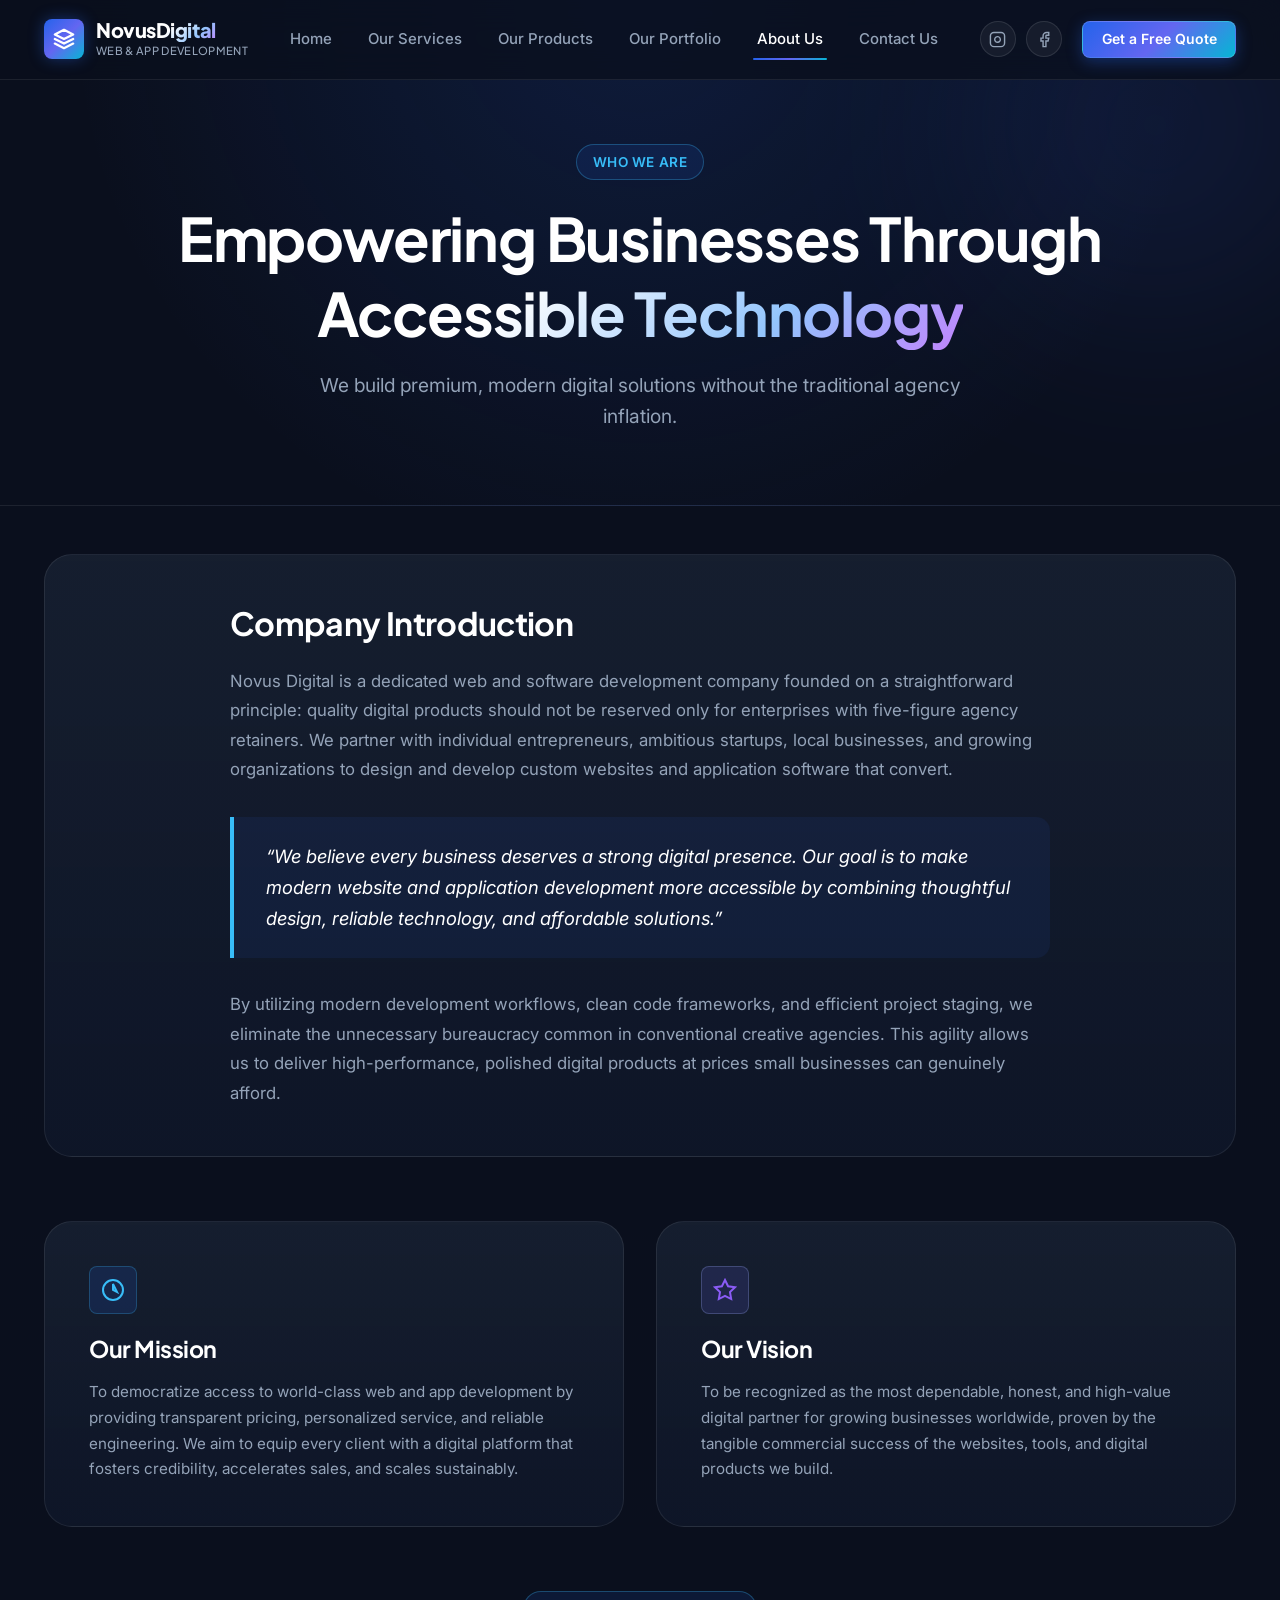
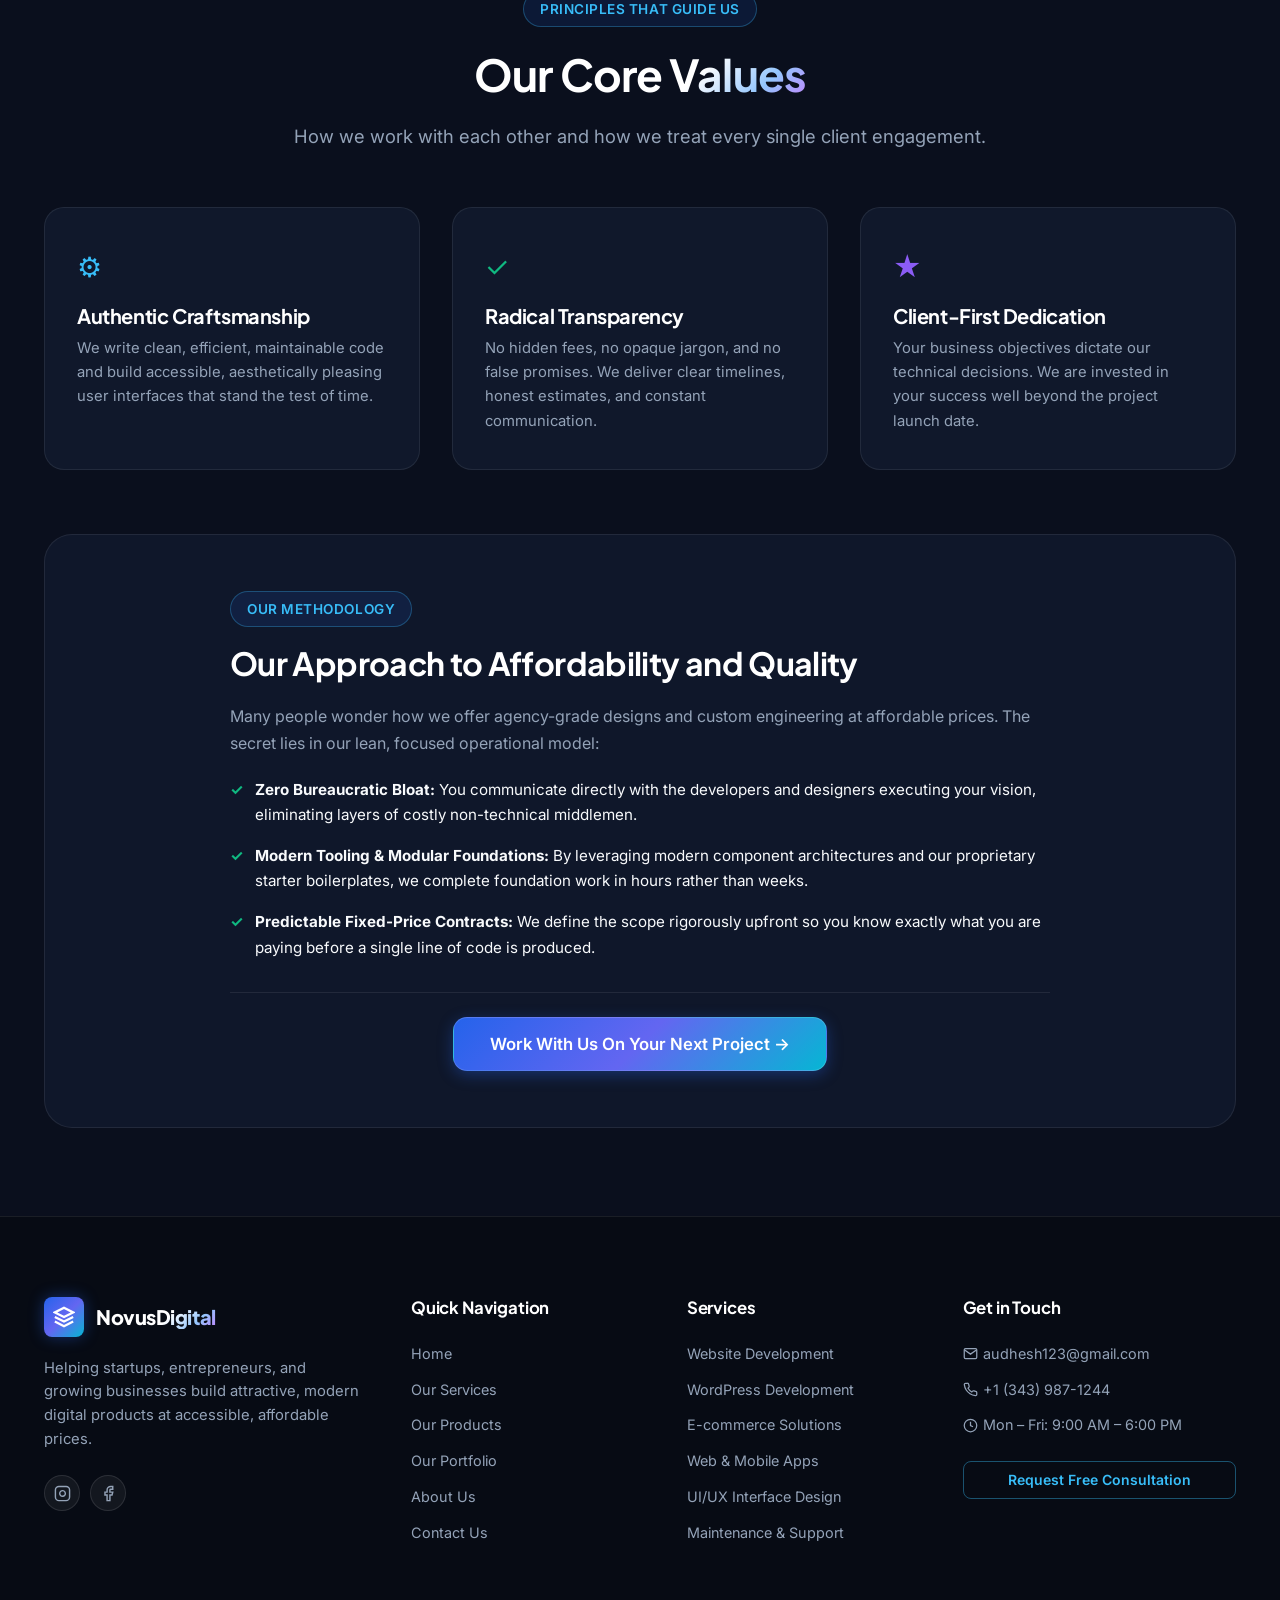
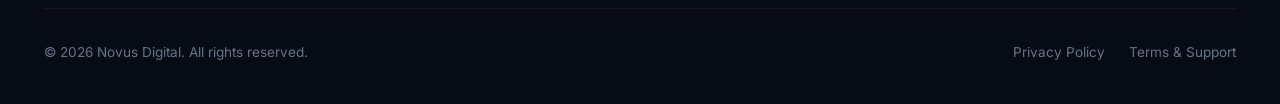
<file: about.html>
<!DOCTYPE html>
<html lang="en">
<head>
  <meta charset="UTF-8">
  <meta name="viewport" content="width=device-width, initial-scale=1.0">
  <title>About Us — Novus Digital | Our Mission, Vision & Values</title>
  <meta name="description" content="We believe every business deserves a strong digital presence. Learn about our mission to make modern web and app development accessible and affordable.">

  <link rel="preconnect" href="https://fonts.googleapis.com">
  <link rel="preconnect" href="https://fonts.gstatic.com" crossorigin>
  <link href="https://fonts.googleapis.com/css2?family=Inter:wght@400;500;600;700&family=Plus+Jakarta+Sans:wght@500;600;700;800&family=JetBrains+Mono:wght@500&display=swap" rel="stylesheet">
  <link rel="stylesheet" href="assets/css/main.css?v=fresh">
</head>
<body>

  <div class="bg-glow-sphere bg-glow-sphere-primary" style="top: -100px; right: -100px;"></div>

  <!-- Header -->
  <header class="site-header" id="siteHeader">
    <div class="container header-container">
      <a href="index.html" class="brand-logo" aria-label="Novus Digital Home">
        <div class="brand-icon-wrapper">
          <svg viewBox="0 0 24 24" fill="none" stroke="currentColor" stroke-width="2.5" stroke-linecap="round" stroke-linejoin="round">
            <polygon points="12 2 2 7 12 12 22 7 12 2"></polygon>
            <polyline points="2 17 12 22 22 17"></polyline>
            <polyline points="2 12 12 17 22 12"></polyline>
          </svg>
        </div>
        <div class="brand-text">
          <span class="brand-title">Novus<span class="gradient-text">Digital</span></span>
          <span class="brand-tagline">Web &amp; App Development</span>
        </div>
      </a>

      <nav class="nav-menu-desktop" aria-label="Main Navigation">
        <a href="index.html" class="nav-link">Home</a>
        <a href="services.html" class="nav-link">Our Services</a>
        <a href="products.html" class="nav-link">Our Products</a>
        <a href="portfolio.html" class="nav-link">Our Portfolio</a>
        <a href="about.html" class="nav-link active">About Us</a>
        <a href="contact.html?v=fresh" class="nav-link">Contact Us</a>
      </nav>

      <div class="header-actions">
        <div class="header-socials">
          <a href="https://instagram.com" target="_blank" rel="noopener noreferrer" class="social-icon-btn" aria-label="Instagram">
            <svg viewBox="0 0 24 24" fill="none" stroke="currentColor" stroke-width="2" width="16" height="16"><rect x="2" y="2" width="20" height="20" rx="5"></rect><path d="M16 11.37A4 4 0 1 1 12.63 8 4 4 0 0 1 16 11.37z"></path><line x1="17.5" y1="6.5" x2="17.51" y2="6.5"></line></svg>
          </a>
          <a href="https://facebook.com" target="_blank" rel="noopener noreferrer" class="social-icon-btn" aria-label="Facebook">
            <svg viewBox="0 0 24 24" fill="none" stroke="currentColor" stroke-width="2" width="16" height="16"><path d="M18 2h-3a5 5 0 0 0-5 5v3H7v4h3v8h4v-8h3l1-4h-4V7a1 1 0 0 1 1-1h3z"></path></svg>
          </a>
        </div>
        <a href="contact.html?v=fresh" class="btn btn-primary btn-sm">Get a Free Quote</a>
      </div>

      <button class="mobile-nav-toggle" id="mobileNavToggle" aria-label="Open mobile navigation menu">
        <span class="hamburger-line"></span>
      </button>
    </div>
  </header>

  <!-- Mobile Drawer -->
  <div class="drawer-backdrop" id="drawerBackdrop"></div>
  <aside class="mobile-drawer" id="mobileDrawer">
    <div class="mobile-nav-list">
      <a href="index.html" class="mobile-nav-link">Home</a>
      <a href="services.html" class="mobile-nav-link">Our Services</a>
      <a href="products.html" class="mobile-nav-link">Our Products</a>
      <a href="portfolio.html" class="mobile-nav-link">Our Portfolio</a>
      <a href="about.html" class="mobile-nav-link active">About Us</a>
      <a href="contact.html?v=fresh" class="mobile-nav-link">Contact Us</a>
      <a href="privacy-policy.html" class="mobile-nav-link">Privacy Policy</a>
    </div>
    <div class="mobile-drawer-footer">
      <a href="contact.html?v=fresh" class="btn btn-primary" style="width: 100%;">Get a Free Quote</a>
    </div>
  </aside>

  <!-- Page Hero -->
  <section class="page-hero">
    <div class="container">
      <div class="section-badge">Who We Are</div>
      <h1 class="page-hero-title">Empowering Businesses Through <span class="gradient-text">Accessible Technology</span></h1>
      <p class="page-hero-subtitle">We build premium, modern digital solutions without the traditional agency inflation.</p>
    </div>
  </section>

  <!-- About Content -->
  <section class="section" style="padding-top: 3rem;">
    <div class="container">

      <!-- Core Narrative Card -->
      <div class="about-narrative-card">
        <div style="max-width: 820px; margin: 0 auto;">
          <h2 style="font-size: 2rem; margin-bottom: 1.5rem;">Company Introduction</h2>
          <p style="font-size: 1.05rem; line-height: 1.75; margin-bottom: 1.5rem;">
            Novus Digital is a dedicated web and software development company founded on a straightforward principle: quality digital products should not be reserved only for enterprises with five-figure agency retainers. We partner with individual entrepreneurs, ambitious startups, local businesses, and growing organizations to design and develop custom websites and application software that convert.
          </p>

          <!-- Core Message Highlight -->
          <div class="core-message-box">
            <p class="core-message-text">
              &ldquo;We believe every business deserves a strong digital presence. Our goal is to make modern website and application development more accessible by combining thoughtful design, reliable technology, and affordable solutions.&rdquo;
            </p>
          </div>

          <p style="font-size: 1.05rem; line-height: 1.75;">
            By utilizing modern development workflows, clean code frameworks, and efficient project staging, we eliminate the unnecessary bureaucracy common in conventional creative agencies. This agility allows us to deliver high-performance, polished digital products at prices small businesses can genuinely afford.
          </p>
        </div>
      </div>

      <!-- Mission & Vision 2-Column Grid -->
      <div class="grid-2" style="margin-bottom: 4rem;">
        <div style="background: var(--gradient-card); border: 1px solid var(--border-light); border-radius: var(--border-radius-xl); padding: 2.75rem;">
          <div style="width: 48px; height: 48px; border-radius: var(--border-radius-sm); background: rgba(37,99,235,0.15); border: 1px solid rgba(56,189,248,0.25); display: flex; align-items: center; justify-content: center; color: var(--color-primary-light); margin-bottom: 1.25rem;">
            <svg width="24" height="24" viewBox="0 0 24 24" fill="none" stroke="currentColor" stroke-width="2"><circle cx="12" cy="12" r="10"></circle><polygon points="12 6 12 12 16 14"></polygon></svg>
          </div>
          <h3 style="font-size: 1.45rem; margin-bottom: 1rem;">Our Mission</h3>
          <p style="line-height: 1.7; font-size: 0.95rem;">
            To democratize access to world-class web and app development by providing transparent pricing, personalized service, and reliable engineering. We aim to equip every client with a digital platform that fosters credibility, accelerates sales, and scales sustainably.
          </p>
        </div>

        <div style="background: var(--gradient-card); border: 1px solid var(--border-light); border-radius: var(--border-radius-xl); padding: 2.75rem;">
          <div style="width: 48px; height: 48px; border-radius: var(--border-radius-sm); background: rgba(99,102,241,0.15); border: 1px solid rgba(165,180,252,0.25); display: flex; align-items: center; justify-content: center; color: var(--color-accent-purple); margin-bottom: 1.25rem;">
            <svg width="24" height="24" viewBox="0 0 24 24" fill="none" stroke="currentColor" stroke-width="2"><polygon points="12 2 15.09 8.26 22 9.27 17 14.14 18.18 21.02 12 17.77 5.82 21.02 7 14.14 2 9.27 8.91 8.26 12 2"></polygon></svg>
          </div>
          <h3 style="font-size: 1.45rem; margin-bottom: 1rem;">Our Vision</h3>
          <p style="line-height: 1.7; font-size: 0.95rem;">
            To be recognized as the most dependable, honest, and high-value digital partner for growing businesses worldwide, proven by the tangible commercial success of the websites, tools, and digital products we build.
          </p>
        </div>
      </div>

      <!-- Core Values -->
      <div style="margin-bottom: 4rem;">
        <div class="section-header">
          <div class="section-badge">Principles That Guide Us</div>
          <h2 class="section-title">Our Core <span class="gradient-text">Values</span></h2>
          <p class="section-subtitle">How we work with each other and how we treat every single client engagement.</p>
        </div>

        <div class="values-grid">
          <div class="value-card">
            <div style="font-size: 1.75rem; margin-bottom: 0.75rem; color: var(--color-primary-light);">&#9881;</div>
            <h3 style="font-size: 1.25rem; margin-bottom: 0.5rem;">Authentic Craftsmanship</h3>
            <p style="font-size: 0.925rem; color: var(--text-secondary);">We write clean, efficient, maintainable code and build accessible, aesthetically pleasing user interfaces that stand the test of time.</p>
          </div>

          <div class="value-card">
            <div style="font-size: 1.75rem; margin-bottom: 0.75rem; color: var(--color-accent-emerald);">&#10003;</div>
            <h3 style="font-size: 1.25rem; margin-bottom: 0.5rem;">Radical Transparency</h3>
            <p style="font-size: 0.925rem; color: var(--text-secondary);">No hidden fees, no opaque jargon, and no false promises. We deliver clear timelines, honest estimates, and constant communication.</p>
          </div>

          <div class="value-card">
            <div style="font-size: 1.75rem; margin-bottom: 0.75rem; color: var(--color-accent-purple);">&#9733;</div>
            <h3 style="font-size: 1.25rem; margin-bottom: 0.5rem;">Client-First Dedication</h3>
            <p style="font-size: 0.925rem; color: var(--text-secondary);">Your business objectives dictate our technical decisions. We are invested in your success well beyond the project launch date.</p>
          </div>
        </div>
      </div>

      <!-- Approach to Affordability & Quality -->
      <div style="background: var(--color-bg-secondary); border: 1px solid var(--border-light); border-radius: var(--border-radius-xl); padding: 3.5rem 3rem;">
        <div style="max-width: 820px; margin: 0 auto;">
          <div class="section-badge" style="margin-bottom: 1rem;">Our Methodology</div>
          <h2 style="font-size: 2rem; margin-bottom: 1.25rem;">Our Approach to Affordability and Quality</h2>
          <p style="color: var(--text-secondary); line-height: 1.7; margin-bottom: 1.25rem;">
            Many people wonder how we offer agency-grade designs and custom engineering at affordable prices. The secret lies in our lean, focused operational model:
          </p>
          <ul style="display: flex; flex-direction: column; gap: 1rem; color: var(--text-primary); font-size: 0.95rem; margin-bottom: 2rem;">
            <li style="display: flex; gap: 0.75rem;">
              <span style="color: var(--color-accent-emerald); font-weight: bold;">&#10003;</span>
              <span><strong>Zero Bureaucratic Bloat:</strong> You communicate directly with the developers and designers executing your vision, eliminating layers of costly non-technical middlemen.</span>
            </li>
            <li style="display: flex; gap: 0.75rem;">
              <span style="color: var(--color-accent-emerald); font-weight: bold;">&#10003;</span>
              <span><strong>Modern Tooling &amp; Modular Foundations:</strong> By leveraging modern component architectures and our proprietary starter boilerplates, we complete foundation work in hours rather than weeks.</span>
            </li>
            <li style="display: flex; gap: 0.75rem;">
              <span style="color: var(--color-accent-emerald); font-weight: bold;">&#10003;</span>
              <span><strong>Predictable Fixed-Price Contracts:</strong> We define the scope rigorously upfront so you know exactly what you are paying before a single line of code is produced.</span>
            </li>
          </ul>

          <div style="text-align: center; padding-top: 1.5rem; border-top: 1px solid rgba(255, 255, 255, 0.08);">
            <a href="contact.html?v=fresh" class="btn btn-primary btn-lg">Work With Us On Your Next Project &rarr;</a>
          </div>
        </div>
      </div>

    </div>
  </section>

  <!-- Footer -->
  <footer class="site-footer">
    <div class="container">
      <div class="footer-grid">
        <div>
          <a href="index.html" class="brand-logo">
            <div class="brand-icon-wrapper">
              <svg viewBox="0 0 24 24" fill="none" stroke="currentColor" stroke-width="2.5"><polygon points="12 2 2 7 12 12 22 7 12 2"></polygon><polyline points="2 17 12 22 22 17"></polyline><polyline points="2 12 12 17 22 12"></polyline></svg>
            </div>
            <div class="brand-text">
              <span class="brand-title">Novus<span class="gradient-text">Digital</span></span>
            </div>
          </a>
          <p class="footer-col-desc">Helping startups, entrepreneurs, and growing businesses build attractive, modern digital products at accessible, affordable prices.</p>
          <div class="header-socials">
            <a href="https://instagram.com" target="_blank" rel="noopener noreferrer" class="social-icon-btn" aria-label="Instagram">
              <svg viewBox="0 0 24 24" fill="none" stroke="currentColor" stroke-width="2" width="16" height="16"><rect x="2" y="2" width="20" height="20" rx="5"></rect><path d="M16 11.37A4 4 0 1 1 12.63 8 4 4 0 0 1 16 11.37z"></path><line x1="17.5" y1="6.5" x2="17.51" y2="6.5"></line></svg>
            </a>
            <a href="https://facebook.com" target="_blank" rel="noopener noreferrer" class="social-icon-btn" aria-label="Facebook">
              <svg viewBox="0 0 24 24" fill="none" stroke="currentColor" stroke-width="2" width="16" height="16"><path d="M18 2h-3a5 5 0 0 0-5 5v3H7v4h3v8h4v-8h3l1-4h-4V7a1 1 0 0 1 1-1h3z"></path></svg>
            </a>
          </div>
        </div>

        <div>
          <h4 class="footer-heading">Quick Navigation</h4>
          <div class="footer-links-list">
            <a href="index.html" class="footer-link">Home</a>
            <a href="services.html" class="footer-link">Our Services</a>
            <a href="products.html" class="footer-link">Our Products</a>
            <a href="portfolio.html" class="footer-link">Our Portfolio</a>
            <a href="about.html" class="footer-link">About Us</a>
            <a href="contact.html?v=fresh" class="footer-link">Contact Us</a>
          </div>
        </div>

        <div>
          <h4 class="footer-heading">Services</h4>
          <div class="footer-links-list">
            <a href="services.html#website-development" class="footer-link">Website Development</a>
            <a href="services.html#wordpress-development" class="footer-link">WordPress Development</a>
            <a href="services.html#ecommerce-development" class="footer-link">E-commerce Solutions</a>
            <a href="services.html#app-development" class="footer-link">Web &amp; Mobile Apps</a>
            <a href="services.html#ui-ux-design" class="footer-link">UI/UX Interface Design</a>
            <a href="services.html#maintenance-support" class="footer-link">Maintenance &amp; Support</a>
          </div>
        </div>

        <div>
          <h4 class="footer-heading">Get in Touch</h4>
          <div class="footer-links-list">
            <div class="footer-link" style="cursor: default;">
              <svg width="15" height="15" viewBox="0 0 24 24" fill="none" stroke="currentColor" stroke-width="2"><path d="M4 4h16c1.1 0 2 .9 2 2v12c0 1.1-.9 2-2 2H4c-1.1 0-2-.9-2-2V6c0-1.1.9-2 2-2z"></path><polyline points="22,6 12,13 2,6"></polyline></svg>
              <span>audhesh123@gmail.com</span>
            </div>
            <div class="footer-link" style="cursor: default;">
              <svg width="15" height="15" viewBox="0 0 24 24" fill="none" stroke="currentColor" stroke-width="2"><path d="M22 16.92v3a2 2 0 0 1-2.18 2 19.79 19.79 0 0 1-8.63-3.07 19.5 19.5 0 0 1-6-6 19.79 19.79 0 0 1-3.07-8.67A2 2 0 0 1 4.11 2h3a2 2 0 0 1 2 1.72 12.84 12.84 0 0 0 .7 2.81 2 2 0 0 1-.45 2.11L8.09 9.91a16 16 0 0 0 6 6l1.27-1.27a2 2 0 0 1 2.11-.45 12.84 12.84 0 0 0 2.81.7A2 2 0 0 1 22 16.92z"></path></svg>
              <span><a href="tel:+13439871244" style="color: inherit; text-decoration: none;">+1 (343) 987-1244</a></span>
            </div>
            <div class="footer-link" style="cursor: default;">
              <svg width="15" height="15" viewBox="0 0 24 24" fill="none" stroke="currentColor" stroke-width="2"><circle cx="12" cy="12" r="10"></circle><polyline points="12 6 12 12 16 14"></polyline></svg>
              <span>Mon – Fri: 9:00 AM – 6:00 PM</span>
            </div>
          </div>
          <div style="margin-top: 1.5rem;">
            <a href="contact.html?v=fresh" class="btn btn-outline btn-sm" style="width: 100%;">Request Free Consultation</a>
          </div>
        </div>
      </div>

      <div class="footer-bottom">
        <div>
          &copy; <span id="currentYear">2026</span> Novus Digital. All rights reserved.
        </div>
        <div class="footer-bottom-links">
          <a href="privacy-policy.html">Privacy Policy</a>
          <a href="contact.html?v=fresh">Terms &amp; Support</a>
        </div>
      </div>
    </div>
  </footer>

  <script src="assets/js/main.js?v=fresh"></script>
  <script>
    document.getElementById('currentYear').textContent = new Date().getFullYear();
  </script>
</body>
</html>
</file>
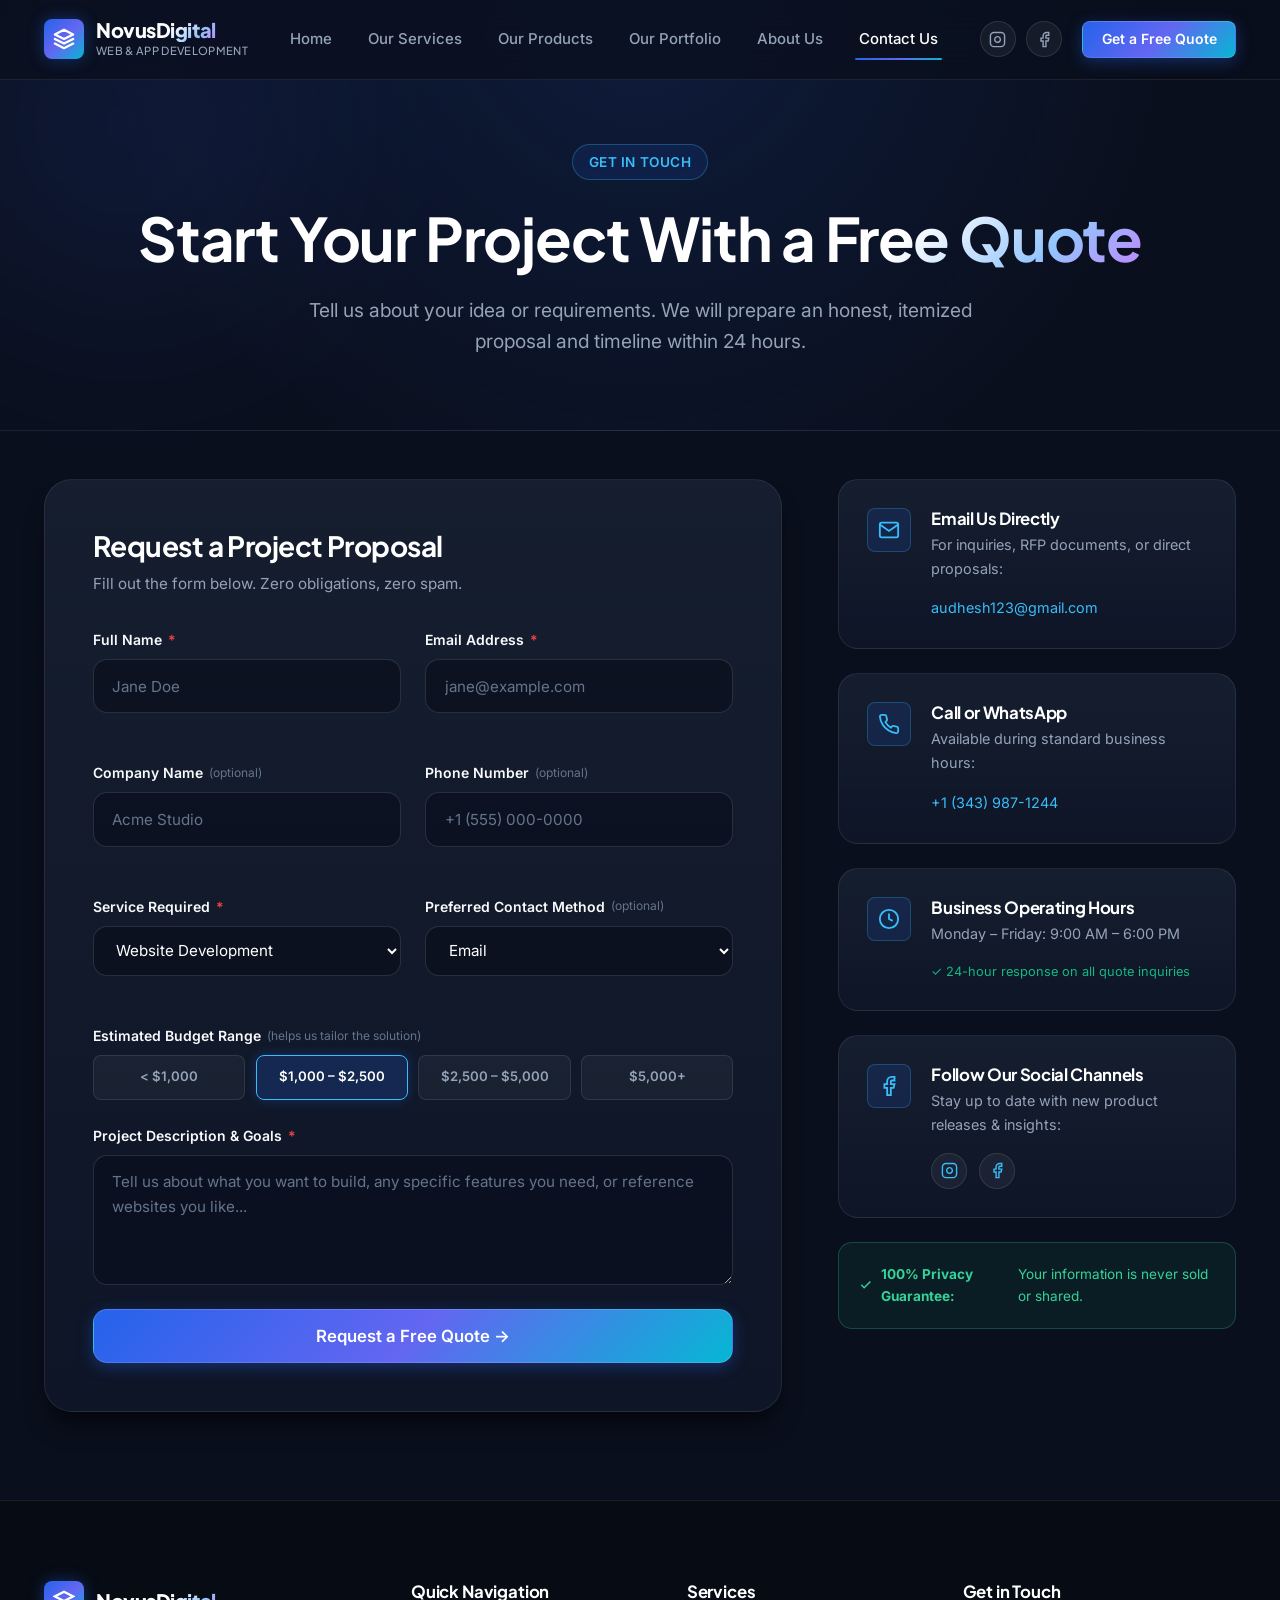
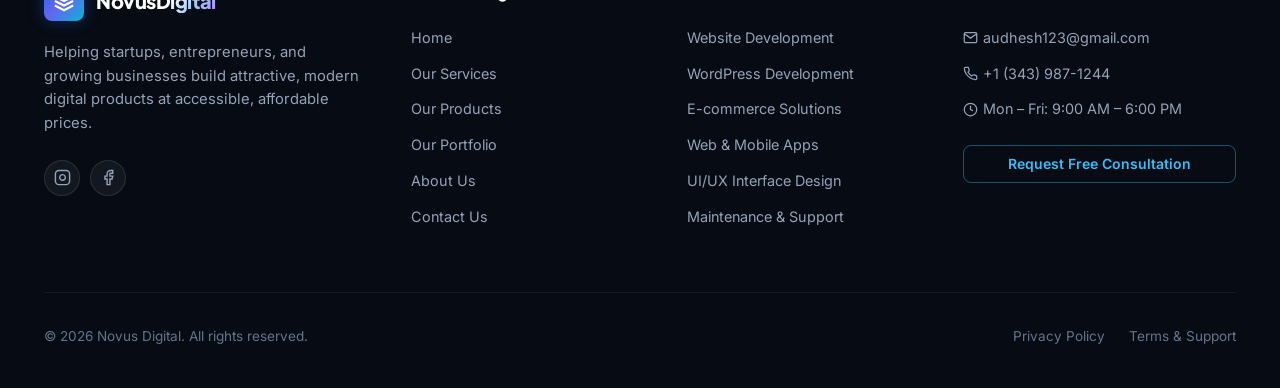
<file: contact.html>
<!DOCTYPE html>
<html lang="en">
<head>
  <meta charset="UTF-8">
  <meta name="viewport" content="width=device-width, initial-scale=1.0">
  <title>Contact Us — Novus Digital | Request a Free Quote</title>
  <meta name="description" content="Get in touch with Novus Digital for a free, transparent quote on your website or mobile application project. We respond within 24 hours.">

  <link rel="preconnect" href="https://fonts.googleapis.com">
  <link rel="preconnect" href="https://fonts.gstatic.com" crossorigin>
  <link href="https://fonts.googleapis.com/css2?family=Inter:wght@400;500;600;700&family=Plus+Jakarta+Sans:wght@500;600;700;800&family=JetBrains+Mono:wght@500&display=swap" rel="stylesheet">
  <link rel="stylesheet" href="assets/css/main.css?v=fresh">
</head>
<body>

  <div class="bg-glow-sphere bg-glow-sphere-primary" style="top: -100px; left: -100px;"></div>

  <!-- Header -->
  <header class="site-header" id="siteHeader">
    <div class="container header-container">
      <a href="index.html" class="brand-logo" aria-label="Novus Digital Home">
        <div class="brand-icon-wrapper">
          <svg viewBox="0 0 24 24" fill="none" stroke="currentColor" stroke-width="2.5" stroke-linecap="round" stroke-linejoin="round">
            <polygon points="12 2 2 7 12 12 22 7 12 2"></polygon>
            <polyline points="2 17 12 22 22 17"></polyline>
            <polyline points="2 12 12 17 22 12"></polyline>
          </svg>
        </div>
        <div class="brand-text">
          <span class="brand-title">Novus<span class="gradient-text">Digital</span></span>
          <span class="brand-tagline">Web &amp; App Development</span>
        </div>
      </a>

      <nav class="nav-menu-desktop" aria-label="Main Navigation">
        <a href="index.html" class="nav-link">Home</a>
        <a href="services.html" class="nav-link">Our Services</a>
        <a href="products.html" class="nav-link">Our Products</a>
        <a href="portfolio.html" class="nav-link">Our Portfolio</a>
        <a href="about.html" class="nav-link">About Us</a>
        <a href="contact.html?v=fresh" class="nav-link active">Contact Us</a>
      </nav>

      <div class="header-actions">
        <div class="header-socials">
          <a href="https://instagram.com" target="_blank" rel="noopener noreferrer" class="social-icon-btn" aria-label="Instagram">
            <svg viewBox="0 0 24 24" fill="none" stroke="currentColor" stroke-width="2" width="16" height="16"><rect x="2" y="2" width="20" height="20" rx="5"></rect><path d="M16 11.37A4 4 0 1 1 12.63 8 4 4 0 0 1 16 11.37z"></path><line x1="17.5" y1="6.5" x2="17.51" y2="6.5"></line></svg>
          </a>
          <a href="https://facebook.com" target="_blank" rel="noopener noreferrer" class="social-icon-btn" aria-label="Facebook">
            <svg viewBox="0 0 24 24" fill="none" stroke="currentColor" stroke-width="2" width="16" height="16"><path d="M18 2h-3a5 5 0 0 0-5 5v3H7v4h3v8h4v-8h3l1-4h-4V7a1 1 0 0 1 1-1h3z"></path></svg>
          </a>
        </div>
        <a href="contact.html?v=fresh" class="btn btn-primary btn-sm">Get a Free Quote</a>
      </div>

      <button class="mobile-nav-toggle" id="mobileNavToggle" aria-label="Open mobile navigation menu">
        <span class="hamburger-line"></span>
      </button>
    </div>
  </header>

  <!-- Mobile Drawer -->
  <div class="drawer-backdrop" id="drawerBackdrop"></div>
  <aside class="mobile-drawer" id="mobileDrawer">
    <div class="mobile-nav-list">
      <a href="index.html" class="mobile-nav-link">Home</a>
      <a href="services.html" class="mobile-nav-link">Our Services</a>
      <a href="products.html" class="mobile-nav-link">Our Products</a>
      <a href="portfolio.html" class="mobile-nav-link">Our Portfolio</a>
      <a href="about.html" class="mobile-nav-link">About Us</a>
      <a href="contact.html?v=fresh" class="mobile-nav-link active">Contact Us</a>
      <a href="privacy-policy.html" class="mobile-nav-link">Privacy Policy</a>
    </div>
    <div class="mobile-drawer-footer">
      <a href="contact.html?v=fresh" class="btn btn-primary" style="width: 100%;">Get a Free Quote</a>
    </div>
  </aside>

  <!-- Page Hero -->
  <section class="page-hero">
    <div class="container">
      <div class="section-badge">Get in Touch</div>
      <h1 class="page-hero-title">Start Your Project With a <span class="gradient-text">Free Quote</span></h1>
      <p class="page-hero-subtitle">Tell us about your idea or requirements. We will prepare an honest, itemized proposal and timeline within 24 hours.</p>
    </div>
  </section>

  <!-- Contact Form & Info Grid -->
  <section class="section" style="padding-top: 3rem;">
    <div class="container">
      <div class="contact-grid">

        <!-- Form Card -->
        <div class="contact-form-card">
          <h2 style="font-size: 1.75rem; margin-bottom: 0.5rem;">Request a Project Proposal</h2>
          <p style="margin-bottom: 2rem; font-size: 0.95rem;">Fill out the form below. Zero obligations, zero spam.</p>

          <form id="novusQuoteForm" action="https://formspree.io/f/xzeeqanb" method="POST" novalidate>
            <!-- Spam Honeypot Field (Hidden from real users) -->
            <div style="display: none;" aria-hidden="true">
              <label for="honeypotWebsite">Do not fill this field</label>
              <input type="text" id="honeypotWebsite" name="website_url_trap" tabindex="-1" autocomplete="off">
            </div>

            <!-- Row 1: Name and Email -->
            <div class="form-row-2">
              <div class="form-group">
                <label for="fullName" class="form-label">
                  Full Name <span class="required">*</span>
                </label>
                <input type="text" id="fullName" name="full_name" class="form-control" placeholder="Jane Doe" required>
              </div>

              <div class="form-group">
                <label for="emailAddress" class="form-label">
                  Email Address <span class="required">*</span>
                </label>
                <input type="email" id="emailAddress" name="email_address" class="form-control" placeholder="jane@example.com" required>
              </div>
            </div>

            <!-- Row 2: Company and Phone -->
            <div class="form-row-2">
              <div class="form-group">
                <label for="companyName" class="form-label">
                  Company Name <span class="optional">(optional)</span>
                </label>
                <input type="text" id="companyName" name="company_name" class="form-control" placeholder="Acme Studio">
              </div>

              <div class="form-group">
                <label for="phoneNumber" class="form-label">
                  Phone Number <span class="optional">(optional)</span>
                </label>
                <input type="tel" id="phoneNumber" name="phone_number" class="form-control" placeholder="+1 (555) 000-0000">
              </div>
            </div>

            <!-- Row 3: Service Selection & Preferred Contact Method -->
            <div class="form-row-2">
              <div class="form-group">
                <label for="serviceType" class="form-label">
                  Service Required <span class="required">*</span>
                </label>
                <select id="serviceType" name="service_type" class="form-control" required>
                  <option value="website-development">Website Development</option>
                  <option value="wordpress-development">WordPress Development</option>
                  <option value="ecommerce-development">E-commerce Website</option>
                  <option value="web-app-development">Web Application Development</option>
                  <option value="mobile-app-development">Mobile Application Development</option>
                  <option value="ui-ux-design">UI/UX Interface Design</option>
                  <option value="website-redesign">Website Redesign</option>
                  <option value="maintenance-support">Maintenance &amp; Support</option>
                  <option value="product-inquiry">Digital Product Inquiry / Licensing</option>
                  <option value="other-consultation">Other / General Consultation</option>
                </select>
              </div>

              <div class="form-group">
                <label for="contactMethod" class="form-label">
                  Preferred Contact Method <span class="optional">(optional)</span>
                </label>
                <select id="contactMethod" name="contact_method" class="form-control">
                  <option value="email">Email</option>
                  <option value="phone">Phone Call</option>
                  <option value="whatsapp">WhatsApp</option>
                </select>
              </div>
            </div>

            <!-- Budget Range Pill Selector -->
            <div class="form-group">
              <label class="form-label">
                Estimated Budget Range <span class="optional">(helps us tailor the solution)</span>
              </label>
              <div class="budget-options">
                <label class="budget-option-label">
                  <input type="radio" name="budget_range" value="under-1k" class="budget-option-input">
                  <span class="budget-option-pill">&lt; $1,000</span>
                </label>
                <label class="budget-option-label">
                  <input type="radio" name="budget_range" value="1k-2.5k" class="budget-option-input" checked>
                  <span class="budget-option-pill">$1,000 – $2,500</span>
                </label>
                <label class="budget-option-label">
                  <input type="radio" name="budget_range" value="2.5k-5k" class="budget-option-input">
                  <span class="budget-option-pill">$2,500 – $5,000</span>
                </label>
                <label class="budget-option-label">
                  <input type="radio" name="budget_range" value="5k-plus" class="budget-option-input">
                  <span class="budget-option-pill">$5,000+</span>
                </label>
              </div>
            </div>

            <!-- Project Description -->
            <div class="form-group">
              <label for="projectDesc" class="form-label">
                Project Description &amp; Goals <span class="required">*</span>
              </label>
              <textarea id="projectDesc" name="project_description" class="form-control" placeholder="Tell us about what you want to build, any specific features you need, or reference websites you like..." required></textarea>
            </div>

            <!-- Submit Button -->
            <button type="submit" class="btn btn-primary btn-lg" style="width: 100%;">
              Request a Free Quote &rarr;
            </button>

            <!-- Feedback Message Container -->
            <div id="formFeedback" class="form-feedback" role="alert" aria-live="polite"></div>
          </form>
        </div>

        <!-- Sidebar Info -->
        <div class="contact-info-cards">
          
          <div class="contact-info-card">
            <div class="contact-info-icon">
              <svg width="22" height="22" viewBox="0 0 24 24" fill="none" stroke="currentColor" stroke-width="2"><path d="M4 4h16c1.1 0 2 .9 2 2v12c0 1.1-.9 2-2 2H4c-1.1 0-2-.9-2-2V6c0-1.1.9-2 2-2z"></path><polyline points="22,6 12,13 2,6"></polyline></svg>
            </div>
            <div class="contact-info-content">
              <h4>Email Us Directly</h4>
              <p>For inquiries, RFP documents, or direct proposals:</p>
              <p><a href="mailto:audhesh123@gmail.com">audhesh123@gmail.com</a></p>
            </div>
          </div>

          <div class="contact-info-card">
            <div class="contact-info-icon">
              <svg width="22" height="22" viewBox="0 0 24 24" fill="none" stroke="currentColor" stroke-width="2"><path d="M22 16.92v3a2 2 0 0 1-2.18 2 19.79 19.79 0 0 1-8.63-3.07 19.5 19.5 0 0 1-6-6 19.79 19.79 0 0 1-3.07-8.67A2 2 0 0 1 4.11 2h3a2 2 0 0 1 2 1.72 12.84 12.84 0 0 0 .7 2.81 2 2 0 0 1-.45 2.11L8.09 9.91a16 16 0 0 0 6 6l1.27-1.27a2 2 0 0 1 2.11-.45 12.84 12.84 0 0 0 2.81.7A2 2 0 0 1 22 16.92z"></path></svg>
            </div>
            <div class="contact-info-content">
              <h4>Call or WhatsApp</h4>
              <p>Available during standard business hours:</p>
              <p><a href="tel:+13439871244">+1 (343) 987-1244</a></p>
            </div>
          </div>

          <div class="contact-info-card">
            <div class="contact-info-icon">
              <svg width="22" height="22" viewBox="0 0 24 24" fill="none" stroke="currentColor" stroke-width="2"><circle cx="12" cy="12" r="10"></circle><polyline points="12 6 12 12 16 14"></polyline></svg>
            </div>
            <div class="contact-info-content">
              <h4>Business Operating Hours</h4>
              <p>Monday – Friday: 9:00 AM – 6:00 PM</p>
              <p style="font-size: 0.8rem; color: var(--color-accent-emerald);">&#10003; 24-hour response on all quote inquiries</p>
            </div>
          </div>

          <div class="contact-info-card">
            <div class="contact-info-icon">
              <svg width="22" height="22" viewBox="0 0 24 24" fill="none" stroke="currentColor" stroke-width="2"><path d="M18 2h-3a5 5 0 0 0-5 5v3H7v4h3v8h4v-8h3l1-4h-4V7a1 1 0 0 1 1-1h3z"></path></svg>
            </div>
            <div class="contact-info-content">
              <h4>Follow Our Social Channels</h4>
              <p>Stay up to date with new product releases &amp; insights:</p>
              <div style="display: flex; gap: 0.75rem; margin-top: 0.75rem;">
                <a href="https://instagram.com" target="_blank" rel="noopener noreferrer" class="social-icon-btn" aria-label="Instagram">
                  <svg viewBox="0 0 24 24" fill="none" stroke="currentColor" stroke-width="2" width="16" height="16"><rect x="2" y="2" width="20" height="20" rx="5"></rect><path d="M16 11.37A4 4 0 1 1 12.63 8 4 4 0 0 1 16 11.37z"></path><line x1="17.5" y1="6.5" x2="17.51" y2="6.5"></line></svg>
                </a>
                <a href="https://facebook.com" target="_blank" rel="noopener noreferrer" class="social-icon-btn" aria-label="Facebook">
                  <svg viewBox="0 0 24 24" fill="none" stroke="currentColor" stroke-width="2" width="16" height="16"><path d="M18 2h-3a5 5 0 0 0-5 5v3H7v4h3v8h4v-8h3l1-4h-4V7a1 1 0 0 1 1-1h3z"></path></svg>
                </a>
              </div>
            </div>
          </div>

          <!-- Trust guarantee badge in sidebar -->
          <div style="background: rgba(16, 185, 129, 0.08); border: 1px solid rgba(52, 211, 153, 0.25); border-radius: var(--border-radius-md); padding: 1.25rem;">
            <p style="font-size: 0.85rem; color: #34d399; margin: 0; display: flex; align-items: center; gap: 0.5rem;">
              <svg width="18" height="18" viewBox="0 0 24 24" fill="none" stroke="currentColor" stroke-width="2.5"><polyline points="20 6 9 17 4 12"></polyline></svg>
              <strong>100% Privacy Guarantee:</strong> Your information is never sold or shared.
            </p>
          </div>

        </div>

      </div>
    </div>
  </section>

  <!-- Footer -->
  <footer class="site-footer">
    <div class="container">
      <div class="footer-grid">
        <div>
          <a href="index.html" class="brand-logo">
            <div class="brand-icon-wrapper">
              <svg viewBox="0 0 24 24" fill="none" stroke="currentColor" stroke-width="2.5"><polygon points="12 2 2 7 12 12 22 7 12 2"></polygon><polyline points="2 17 12 22 22 17"></polyline><polyline points="2 12 12 17 22 12"></polyline></svg>
            </div>
            <div class="brand-text">
              <span class="brand-title">Novus<span class="gradient-text">Digital</span></span>
            </div>
          </a>
          <p class="footer-col-desc">Helping startups, entrepreneurs, and growing businesses build attractive, modern digital products at accessible, affordable prices.</p>
          <div class="header-socials">
            <a href="https://instagram.com" target="_blank" rel="noopener noreferrer" class="social-icon-btn" aria-label="Instagram">
              <svg viewBox="0 0 24 24" fill="none" stroke="currentColor" stroke-width="2" width="16" height="16"><rect x="2" y="2" width="20" height="20" rx="5"></rect><path d="M16 11.37A4 4 0 1 1 12.63 8 4 4 0 0 1 16 11.37z"></path><line x1="17.5" y1="6.5" x2="17.51" y2="6.5"></line></svg>
            </a>
            <a href="https://facebook.com" target="_blank" rel="noopener noreferrer" class="social-icon-btn" aria-label="Facebook">
              <svg viewBox="0 0 24 24" fill="none" stroke="currentColor" stroke-width="2" width="16" height="16"><path d="M18 2h-3a5 5 0 0 0-5 5v3H7v4h3v8h4v-8h3l1-4h-4V7a1 1 0 0 1 1-1h3z"></path></svg>
            </a>
          </div>
        </div>

        <div>
          <h4 class="footer-heading">Quick Navigation</h4>
          <div class="footer-links-list">
            <a href="index.html" class="footer-link">Home</a>
            <a href="services.html" class="footer-link">Our Services</a>
            <a href="products.html" class="footer-link">Our Products</a>
            <a href="portfolio.html" class="footer-link">Our Portfolio</a>
            <a href="about.html" class="footer-link">About Us</a>
            <a href="contact.html?v=fresh" class="footer-link">Contact Us</a>
          </div>
        </div>

        <div>
          <h4 class="footer-heading">Services</h4>
          <div class="footer-links-list">
            <a href="services.html#website-development" class="footer-link">Website Development</a>
            <a href="services.html#wordpress-development" class="footer-link">WordPress Development</a>
            <a href="services.html#ecommerce-development" class="footer-link">E-commerce Solutions</a>
            <a href="services.html#app-development" class="footer-link">Web &amp; Mobile Apps</a>
            <a href="services.html#ui-ux-design" class="footer-link">UI/UX Interface Design</a>
            <a href="services.html#maintenance-support" class="footer-link">Maintenance &amp; Support</a>
          </div>
        </div>

        <div>
          <h4 class="footer-heading">Get in Touch</h4>
          <div class="footer-links-list">
            <div class="footer-link" style="cursor: default;">
              <svg width="15" height="15" viewBox="0 0 24 24" fill="none" stroke="currentColor" stroke-width="2"><path d="M4 4h16c1.1 0 2 .9 2 2v12c0 1.1-.9 2-2 2H4c-1.1 0-2-.9-2-2V6c0-1.1.9-2 2-2z"></path><polyline points="22,6 12,13 2,6"></polyline></svg>
              <span>audhesh123@gmail.com</span>
            </div>
            <div class="footer-link" style="cursor: default;">
              <svg width="15" height="15" viewBox="0 0 24 24" fill="none" stroke="currentColor" stroke-width="2"><path d="M22 16.92v3a2 2 0 0 1-2.18 2 19.79 19.79 0 0 1-8.63-3.07 19.5 19.5 0 0 1-6-6 19.79 19.79 0 0 1-3.07-8.67A2 2 0 0 1 4.11 2h3a2 2 0 0 1 2 1.72 12.84 12.84 0 0 0 .7 2.81 2 2 0 0 1-.45 2.11L8.09 9.91a16 16 0 0 0 6 6l1.27-1.27a2 2 0 0 1 2.11-.45 12.84 12.84 0 0 0 2.81.7A2 2 0 0 1 22 16.92z"></path></svg>
              <span><a href="tel:+13439871244" style="color: inherit; text-decoration: none;">+1 (343) 987-1244</a></span>
            </div>
            <div class="footer-link" style="cursor: default;">
              <svg width="15" height="15" viewBox="0 0 24 24" fill="none" stroke="currentColor" stroke-width="2"><circle cx="12" cy="12" r="10"></circle><polyline points="12 6 12 12 16 14"></polyline></svg>
              <span>Mon – Fri: 9:00 AM – 6:00 PM</span>
            </div>
          </div>
          <div style="margin-top: 1.5rem;">
            <a href="contact.html?v=fresh" class="btn btn-outline btn-sm" style="width: 100%;">Request Free Consultation</a>
          </div>
        </div>
      </div>

      <div class="footer-bottom">
        <div>
          &copy; <span id="currentYear">2026</span> Novus Digital. All rights reserved.
        </div>
        <div class="footer-bottom-links">
          <a href="privacy-policy.html">Privacy Policy</a>
          <a href="contact.html?v=fresh">Terms &amp; Support</a>
        </div>
      </div>
    </div>
  </footer>

  <script src="assets/js/main.js?v=fresh"></script>
  <script>
    document.getElementById('currentYear').textContent = new Date().getFullYear();

    // Auto-select dropdown service or product if passed via URL parameters
    const urlParams = new URLSearchParams(window.location.search);
    const serviceParam = urlParams.get('service');
    const productParam = urlParams.get('product') || urlParams.get('inquiry');
    const projectParam = urlParams.get('project_inquiry');

    if (serviceParam) {
      const selectEl = document.getElementById('serviceType');
      if (selectEl) {
        for (let option of selectEl.options) {
          if (option.value.toLowerCase().includes(serviceParam.toLowerCase()) || 
              serviceParam.toLowerCase().includes(option.value.toLowerCase())) {
            option.selected = true;
            break;
          }
        }
      }
    }

    if (productParam) {
      const selectEl = document.getElementById('serviceType');
      if (selectEl) selectEl.value = 'product-inquiry';
      const descEl = document.getElementById('projectDesc');
      if (descEl && !descEl.value) {
        descEl.value = `Hi, I am interested in licensing / inquiring about the digital product: "${productParam.toUpperCase()}".`;
      }
    }

    if (projectParam) {
      const descEl = document.getElementById('projectDesc');
      if (descEl && !descEl.value) {
        descEl.value = `Hi, I am interested in commissioning a custom project similar to "${projectParam}" from your portfolio.`;
      }
    }
  </script>
</body>
</html>
</file>
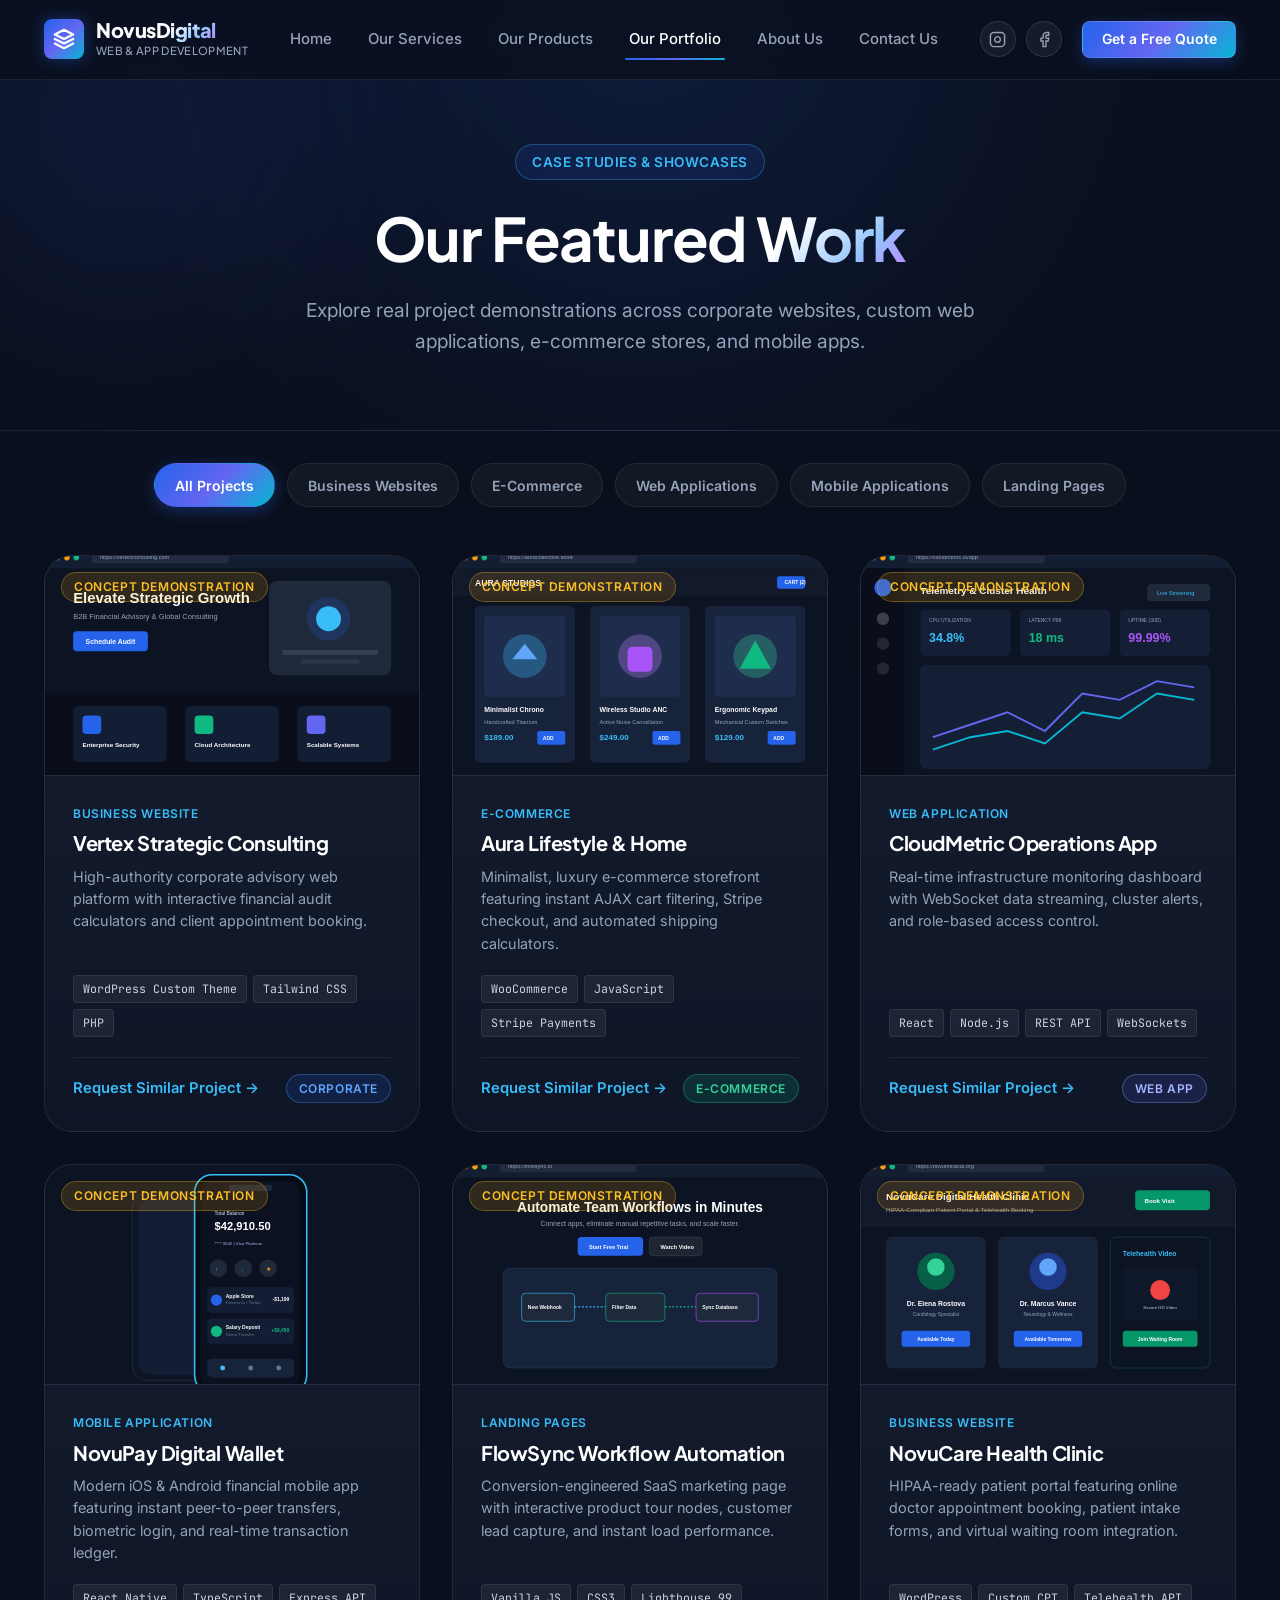
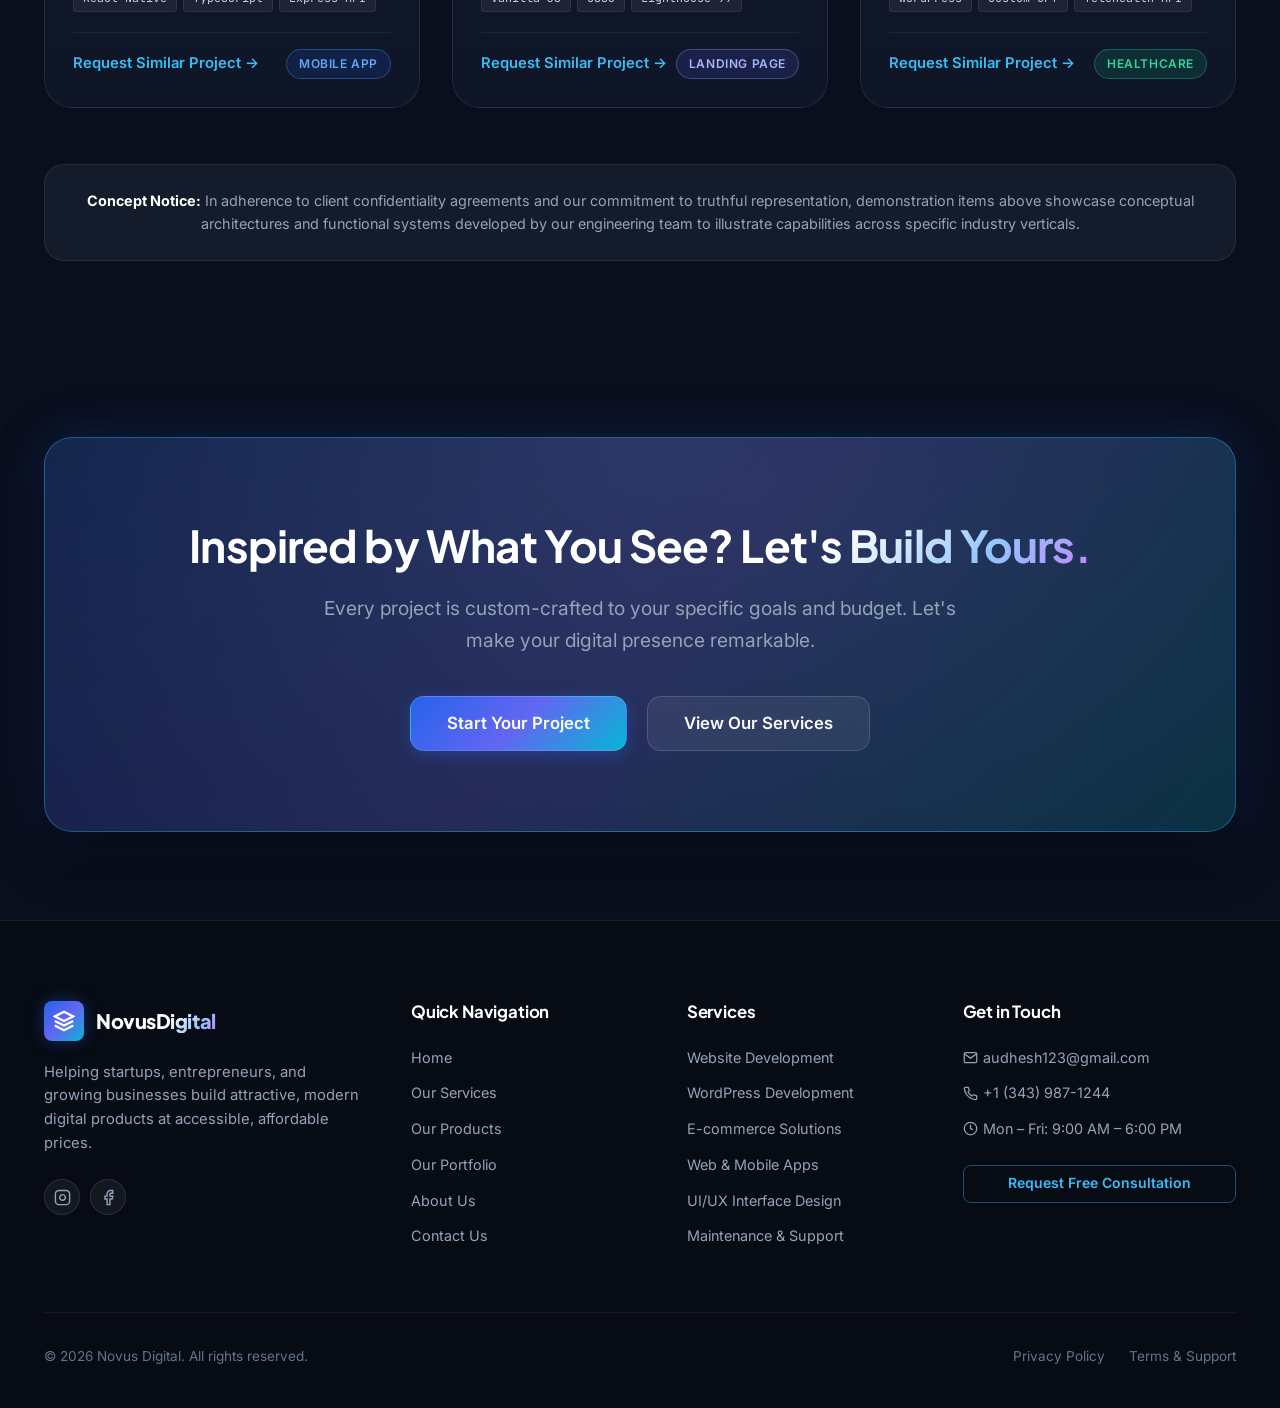
<file: portfolio.html>
<!DOCTYPE html>
<html lang="en">
<head>
  <meta charset="UTF-8">
  <meta name="viewport" content="width=device-width, initial-scale=1.0">
  <title>Our Portfolio — Novus Digital | Recent Website & App Work</title>
  <meta name="description" content="Explore our portfolio of websites, web applications, e-commerce stores, and mobile apps. See how our affordable development drives measurable outcomes.">

  <link rel="preconnect" href="https://fonts.googleapis.com">
  <link rel="preconnect" href="https://fonts.gstatic.com" crossorigin>
  <link href="https://fonts.googleapis.com/css2?family=Inter:wght@400;500;600;700&family=Plus+Jakarta+Sans:wght@500;600;700;800&family=JetBrains+Mono:wght@500&display=swap" rel="stylesheet">
  <link rel="stylesheet" href="assets/css/main.css?v=fresh">
</head>
<body>

  <div class="bg-glow-sphere bg-glow-sphere-primary" style="top: -100px; left: -100px;"></div>

  <!-- Header -->
  <header class="site-header" id="siteHeader">
    <div class="container header-container">
      <a href="index.html" class="brand-logo" aria-label="Novus Digital Home">
        <div class="brand-icon-wrapper">
          <svg viewBox="0 0 24 24" fill="none" stroke="currentColor" stroke-width="2.5" stroke-linecap="round" stroke-linejoin="round">
            <polygon points="12 2 2 7 12 12 22 7 12 2"></polygon>
            <polyline points="2 17 12 22 22 17"></polyline>
            <polyline points="2 12 12 17 22 12"></polyline>
          </svg>
        </div>
        <div class="brand-text">
          <span class="brand-title">Novus<span class="gradient-text">Digital</span></span>
          <span class="brand-tagline">Web &amp; App Development</span>
        </div>
      </a>

      <nav class="nav-menu-desktop" aria-label="Main Navigation">
        <a href="index.html" class="nav-link">Home</a>
        <a href="services.html" class="nav-link">Our Services</a>
        <a href="products.html" class="nav-link">Our Products</a>
        <a href="portfolio.html" class="nav-link active">Our Portfolio</a>
        <a href="about.html" class="nav-link">About Us</a>
        <a href="contact.html?v=fresh" class="nav-link">Contact Us</a>
      </nav>

      <div class="header-actions">
        <div class="header-socials">
          <a href="https://instagram.com" target="_blank" rel="noopener noreferrer" class="social-icon-btn" aria-label="Instagram">
            <svg viewBox="0 0 24 24" fill="none" stroke="currentColor" stroke-width="2" width="16" height="16"><rect x="2" y="2" width="20" height="20" rx="5"></rect><path d="M16 11.37A4 4 0 1 1 12.63 8 4 4 0 0 1 16 11.37z"></path><line x1="17.5" y1="6.5" x2="17.51" y2="6.5"></line></svg>
          </a>
          <a href="https://facebook.com" target="_blank" rel="noopener noreferrer" class="social-icon-btn" aria-label="Facebook">
            <svg viewBox="0 0 24 24" fill="none" stroke="currentColor" stroke-width="2" width="16" height="16"><path d="M18 2h-3a5 5 0 0 0-5 5v3H7v4h3v8h4v-8h3l1-4h-4V7a1 1 0 0 1 1-1h3z"></path></svg>
          </a>
        </div>
        <a href="contact.html?v=fresh" class="btn btn-primary btn-sm">Get a Free Quote</a>
      </div>

      <button class="mobile-nav-toggle" id="mobileNavToggle" aria-label="Open mobile navigation menu">
        <span class="hamburger-line"></span>
      </button>
    </div>
  </header>

  <!-- Mobile Drawer -->
  <div class="drawer-backdrop" id="drawerBackdrop"></div>
  <aside class="mobile-drawer" id="mobileDrawer">
    <div class="mobile-nav-list">
      <a href="index.html" class="mobile-nav-link">Home</a>
      <a href="services.html" class="mobile-nav-link">Our Services</a>
      <a href="products.html" class="mobile-nav-link">Our Products</a>
      <a href="portfolio.html" class="mobile-nav-link active">Our Portfolio</a>
      <a href="about.html" class="mobile-nav-link">About Us</a>
      <a href="contact.html?v=fresh" class="mobile-nav-link">Contact Us</a>
      <a href="privacy-policy.html" class="mobile-nav-link">Privacy Policy</a>
    </div>
    <div class="mobile-drawer-footer">
      <a href="contact.html?v=fresh" class="btn btn-primary" style="width: 100%;">Get a Free Quote</a>
    </div>
  </aside>

  <!-- Page Hero -->
  <section class="page-hero">
    <div class="container">
      <div class="section-badge">Case Studies &amp; Showcases</div>
      <h1 class="page-hero-title">Our Featured <span class="gradient-text">Work</span></h1>
      <p class="page-hero-subtitle">Explore real project demonstrations across corporate websites, custom web applications, e-commerce stores, and mobile apps.</p>
    </div>
  </section>

  <!-- Portfolio Gallery Section -->
  <section class="section" style="padding-top: 2rem;">
    <div class="container">

      <!-- Category Filter Tabs -->
      <div class="filter-tabs">
        <button class="filter-tab active" data-filter="all">All Projects</button>
        <button class="filter-tab" data-filter="business">Business Websites</button>
        <button class="filter-tab" data-filter="ecommerce">E-Commerce</button>
        <button class="filter-tab" data-filter="webapp">Web Applications</button>
        <button class="filter-tab" data-filter="mobile">Mobile Applications</button>
        <button class="filter-tab" data-filter="landing">Landing Pages</button>
      </div>

      <!-- Portfolio Grid -->
      <div class="portfolio-grid">

        <!-- 1. Vertex Consulting -->
        <div class="portfolio-card" data-category="business" id="vertex">
          <div class="portfolio-thumb-wrap">
            <span class="portfolio-badge badge-pill badge-concept">Concept Demonstration</span>
            <img src="assets/images/portfolio-corp.svg" alt="Vertex Strategic Consulting Platform" class="portfolio-svg-mockup" width="500" height="300">
          </div>
          <div class="portfolio-info">
            <span class="portfolio-category">Business Website</span>
            <h3 class="portfolio-title">Vertex Strategic Consulting</h3>
            <p class="portfolio-desc">High-authority corporate advisory web platform with interactive financial audit calculators and client appointment booking.</p>
            <div class="portfolio-tech-tags">
              <span class="tech-tag">WordPress Custom Theme</span>
              <span class="tech-tag">Tailwind CSS</span>
              <span class="tech-tag">PHP</span>
            </div>
            <div class="portfolio-footer">
              <a href="contact.html?v=fresh&project_inquiry=vertex" class="service-learn-more">Request Similar Project &rarr;</a>
              <span class="badge-pill badge-blue">Corporate</span>
            </div>
          </div>
        </div>

        <!-- 2. Aura Lifestyle Store -->
        <div class="portfolio-card" data-category="ecommerce" id="aura">
          <div class="portfolio-thumb-wrap">
            <span class="portfolio-badge badge-pill badge-concept">Concept Demonstration</span>
            <img src="assets/images/portfolio-ecom.svg" alt="Aura Lifestyle & Home E-Commerce" class="portfolio-svg-mockup" width="500" height="300">
          </div>
          <div class="portfolio-info">
            <span class="portfolio-category">E-Commerce</span>
            <h3 class="portfolio-title">Aura Lifestyle &amp; Home</h3>
            <p class="portfolio-desc">Minimalist, luxury e-commerce storefront featuring instant AJAX cart filtering, Stripe checkout, and automated shipping calculators.</p>
            <div class="portfolio-tech-tags">
              <span class="tech-tag">WooCommerce</span>
              <span class="tech-tag">JavaScript</span>
              <span class="tech-tag">Stripe Payments</span>
            </div>
            <div class="portfolio-footer">
              <a href="contact.html?v=fresh&project_inquiry=aura" class="service-learn-more">Request Similar Project &rarr;</a>
              <span class="badge-pill badge-emerald">E-Commerce</span>
            </div>
          </div>
        </div>

        <!-- 3. CloudMetric Operations App -->
        <div class="portfolio-card" data-category="webapp" id="cloudmetric">
          <div class="portfolio-thumb-wrap">
            <span class="portfolio-badge badge-pill badge-concept">Concept Demonstration</span>
            <img src="assets/images/portfolio-app.svg" alt="CloudMetric Operations App" class="portfolio-svg-mockup" width="500" height="300">
          </div>
          <div class="portfolio-info">
            <span class="portfolio-category">Web Application</span>
            <h3 class="portfolio-title">CloudMetric Operations App</h3>
            <p class="portfolio-desc">Real-time infrastructure monitoring dashboard with WebSocket data streaming, cluster alerts, and role-based access control.</p>
            <div class="portfolio-tech-tags">
              <span class="tech-tag">React</span>
              <span class="tech-tag">Node.js</span>
              <span class="tech-tag">REST API</span>
              <span class="tech-tag">WebSockets</span>
            </div>
            <div class="portfolio-footer">
              <a href="contact.html?v=fresh&project_inquiry=cloudmetric" class="service-learn-more">Request Similar Project &rarr;</a>
              <span class="badge-pill badge-purple">Web App</span>
            </div>
          </div>
        </div>

        <!-- 4. NovuPay Mobile FinTech -->
        <div class="portfolio-card" data-category="mobile" id="novupay">
          <div class="portfolio-thumb-wrap">
            <span class="portfolio-badge badge-pill badge-concept">Concept Demonstration</span>
            <img src="assets/images/portfolio-mobile.svg" alt="NovuPay Mobile FinTech Interface" class="portfolio-svg-mockup" width="500" height="300">
          </div>
          <div class="portfolio-info">
            <span class="portfolio-category">Mobile Application</span>
            <h3 class="portfolio-title">NovuPay Digital Wallet</h3>
            <p class="portfolio-desc">Modern iOS &amp; Android financial mobile app featuring instant peer-to-peer transfers, biometric login, and real-time transaction ledger.</p>
            <div class="portfolio-tech-tags">
              <span class="tech-tag">React Native</span>
              <span class="tech-tag">TypeScript</span>
              <span class="tech-tag">Express API</span>
            </div>
            <div class="portfolio-footer">
              <a href="contact.html?v=fresh&project_inquiry=novupay" class="service-learn-more">Request Similar Project &rarr;</a>
              <span class="badge-pill badge-blue">Mobile App</span>
            </div>
          </div>
        </div>

        <!-- 5. FlowSync Landing Page -->
        <div class="portfolio-card" data-category="landing" id="flowsync">
          <div class="portfolio-thumb-wrap">
            <span class="portfolio-badge badge-pill badge-concept">Concept Demonstration</span>
            <img src="assets/images/portfolio-landing.svg" alt="FlowSync Workflow Automation Landing Page" class="portfolio-svg-mockup" width="500" height="300">
          </div>
          <div class="portfolio-info">
            <span class="portfolio-category">Landing Pages</span>
            <h3 class="portfolio-title">FlowSync Workflow Automation</h3>
            <p class="portfolio-desc">Conversion-engineered SaaS marketing page with interactive product tour nodes, customer lead capture, and instant load performance.</p>
            <div class="portfolio-tech-tags">
              <span class="tech-tag">Vanilla JS</span>
              <span class="tech-tag">CSS3</span>
              <span class="tech-tag">Lighthouse 99</span>
            </div>
            <div class="portfolio-footer">
              <a href="contact.html?v=fresh&project_inquiry=flowsync" class="service-learn-more">Request Similar Project &rarr;</a>
              <span class="badge-pill badge-purple">Landing Page</span>
            </div>
          </div>
        </div>

        <!-- 6. NovuCare Clinic Portal -->
        <div class="portfolio-card" data-category="business" id="novucare">
          <div class="portfolio-thumb-wrap">
            <span class="portfolio-badge badge-pill badge-concept">Concept Demonstration</span>
            <img src="assets/images/portfolio-health.svg" alt="NovuCare Digital Health Clinic Portal" class="portfolio-svg-mockup" width="500" height="300">
          </div>
          <div class="portfolio-info">
            <span class="portfolio-category">Business Website</span>
            <h3 class="portfolio-title">NovuCare Health Clinic</h3>
            <p class="portfolio-desc">HIPAA-ready patient portal featuring online doctor appointment booking, patient intake forms, and virtual waiting room integration.</p>
            <div class="portfolio-tech-tags">
              <span class="tech-tag">WordPress</span>
              <span class="tech-tag">Custom CPT</span>
              <span class="tech-tag">Telehealth API</span>
            </div>
            <div class="portfolio-footer">
              <a href="contact.html?v=fresh&project_inquiry=novucare" class="service-learn-more">Request Similar Project &rarr;</a>
              <span class="badge-pill badge-emerald">Healthcare</span>
            </div>
          </div>
        </div>

      </div>

      <!-- Demonstration Disclaimer -->
      <div style="background: rgba(30, 41, 59, 0.5); border: 1px solid rgba(255, 255, 255, 0.08); border-radius: var(--border-radius-lg); padding: 1.5rem; margin-top: 3.5rem; text-align: center;">
        <p style="font-size: 0.9rem; color: var(--text-secondary); margin: 0;">
          <strong style="color: #ffffff;">Concept Notice:</strong> In adherence to client confidentiality agreements and our commitment to truthful representation, demonstration items above showcase conceptual architectures and functional systems developed by our engineering team to illustrate capabilities across specific industry verticals.
        </p>
      </div>

    </div>
  </section>

  <!-- Final CTA -->
  <section class="section cta-section">
    <div class="container">
      <div class="cta-banner">
        <h2 class="cta-headline">Inspired by What You See? <span class="gradient-text">Let's Build Yours.</span></h2>
        <p class="cta-subtitle">Every project is custom-crafted to your specific goals and budget. Let's make your digital presence remarkable.</p>
        <div class="cta-buttons">
          <a href="contact.html?v=fresh" class="btn btn-primary btn-lg">Start Your Project</a>
          <a href="services.html" class="btn btn-secondary btn-lg">View Our Services</a>
        </div>
      </div>
    </div>
  </section>

  <!-- Footer -->
  <footer class="site-footer">
    <div class="container">
      <div class="footer-grid">
        <div>
          <a href="index.html" class="brand-logo">
            <div class="brand-icon-wrapper">
              <svg viewBox="0 0 24 24" fill="none" stroke="currentColor" stroke-width="2.5"><polygon points="12 2 2 7 12 12 22 7 12 2"></polygon><polyline points="2 17 12 22 22 17"></polyline><polyline points="2 12 12 17 22 12"></polyline></svg>
            </div>
            <div class="brand-text">
              <span class="brand-title">Novus<span class="gradient-text">Digital</span></span>
            </div>
          </a>
          <p class="footer-col-desc">Helping startups, entrepreneurs, and growing businesses build attractive, modern digital products at accessible, affordable prices.</p>
          <div class="header-socials">
            <a href="https://instagram.com" target="_blank" rel="noopener noreferrer" class="social-icon-btn" aria-label="Instagram">
              <svg viewBox="0 0 24 24" fill="none" stroke="currentColor" stroke-width="2" width="16" height="16"><rect x="2" y="2" width="20" height="20" rx="5"></rect><path d="M16 11.37A4 4 0 1 1 12.63 8 4 4 0 0 1 16 11.37z"></path><line x1="17.5" y1="6.5" x2="17.51" y2="6.5"></line></svg>
            </a>
            <a href="https://facebook.com" target="_blank" rel="noopener noreferrer" class="social-icon-btn" aria-label="Facebook">
              <svg viewBox="0 0 24 24" fill="none" stroke="currentColor" stroke-width="2" width="16" height="16"><path d="M18 2h-3a5 5 0 0 0-5 5v3H7v4h3v8h4v-8h3l1-4h-4V7a1 1 0 0 1 1-1h3z"></path></svg>
            </a>
          </div>
        </div>

        <div>
          <h4 class="footer-heading">Quick Navigation</h4>
          <div class="footer-links-list">
            <a href="index.html" class="footer-link">Home</a>
            <a href="services.html" class="footer-link">Our Services</a>
            <a href="products.html" class="footer-link">Our Products</a>
            <a href="portfolio.html" class="footer-link">Our Portfolio</a>
            <a href="about.html" class="footer-link">About Us</a>
            <a href="contact.html?v=fresh" class="footer-link">Contact Us</a>
          </div>
        </div>

        <div>
          <h4 class="footer-heading">Services</h4>
          <div class="footer-links-list">
            <a href="services.html#website-development" class="footer-link">Website Development</a>
            <a href="services.html#wordpress-development" class="footer-link">WordPress Development</a>
            <a href="services.html#ecommerce-development" class="footer-link">E-commerce Solutions</a>
            <a href="services.html#app-development" class="footer-link">Web &amp; Mobile Apps</a>
            <a href="services.html#ui-ux-design" class="footer-link">UI/UX Interface Design</a>
            <a href="services.html#maintenance-support" class="footer-link">Maintenance &amp; Support</a>
          </div>
        </div>

        <div>
          <h4 class="footer-heading">Get in Touch</h4>
          <div class="footer-links-list">
            <div class="footer-link" style="cursor: default;">
              <svg width="15" height="15" viewBox="0 0 24 24" fill="none" stroke="currentColor" stroke-width="2"><path d="M4 4h16c1.1 0 2 .9 2 2v12c0 1.1-.9 2-2 2H4c-1.1 0-2-.9-2-2V6c0-1.1.9-2 2-2z"></path><polyline points="22,6 12,13 2,6"></polyline></svg>
              <span>audhesh123@gmail.com</span>
            </div>
            <div class="footer-link" style="cursor: default;">
              <svg width="15" height="15" viewBox="0 0 24 24" fill="none" stroke="currentColor" stroke-width="2"><path d="M22 16.92v3a2 2 0 0 1-2.18 2 19.79 19.79 0 0 1-8.63-3.07 19.5 19.5 0 0 1-6-6 19.79 19.79 0 0 1-3.07-8.67A2 2 0 0 1 4.11 2h3a2 2 0 0 1 2 1.72 12.84 12.84 0 0 0 .7 2.81 2 2 0 0 1-.45 2.11L8.09 9.91a16 16 0 0 0 6 6l1.27-1.27a2 2 0 0 1 2.11-.45 12.84 12.84 0 0 0 2.81.7A2 2 0 0 1 22 16.92z"></path></svg>
              <span><a href="tel:+13439871244" style="color: inherit; text-decoration: none;">+1 (343) 987-1244</a></span>
            </div>
            <div class="footer-link" style="cursor: default;">
              <svg width="15" height="15" viewBox="0 0 24 24" fill="none" stroke="currentColor" stroke-width="2"><circle cx="12" cy="12" r="10"></circle><polyline points="12 6 12 12 16 14"></polyline></svg>
              <span>Mon – Fri: 9:00 AM – 6:00 PM</span>
            </div>
          </div>
          <div style="margin-top: 1.5rem;">
            <a href="contact.html?v=fresh" class="btn btn-outline btn-sm" style="width: 100%;">Request Free Consultation</a>
          </div>
        </div>
      </div>

      <div class="footer-bottom">
        <div>
          &copy; <span id="currentYear">2026</span> Novus Digital. All rights reserved.
        </div>
        <div class="footer-bottom-links">
          <a href="privacy-policy.html">Privacy Policy</a>
          <a href="contact.html?v=fresh">Terms &amp; Support</a>
        </div>
      </div>
    </div>
  </footer>

  <script src="assets/js/main.js?v=fresh"></script>
  <script>
    document.getElementById('currentYear').textContent = new Date().getFullYear();
  </script>
</body>
</html>
</file>
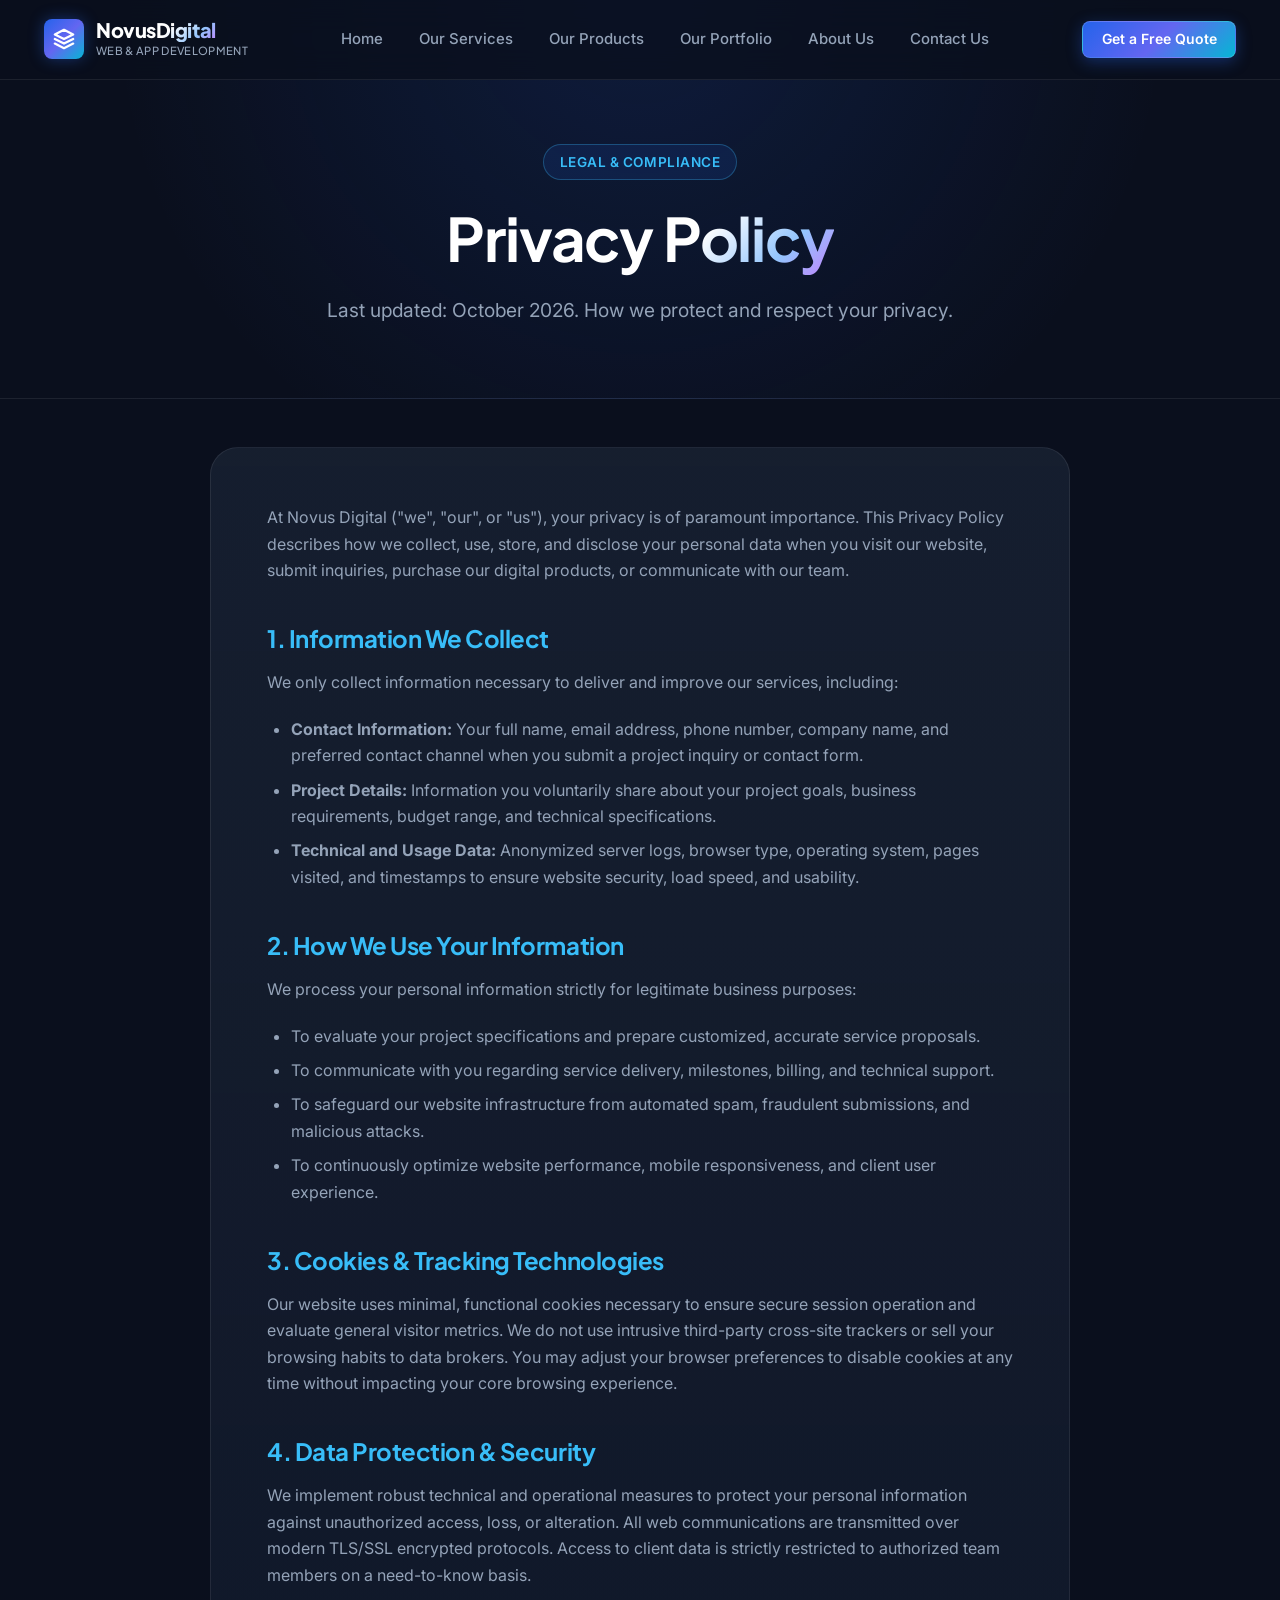
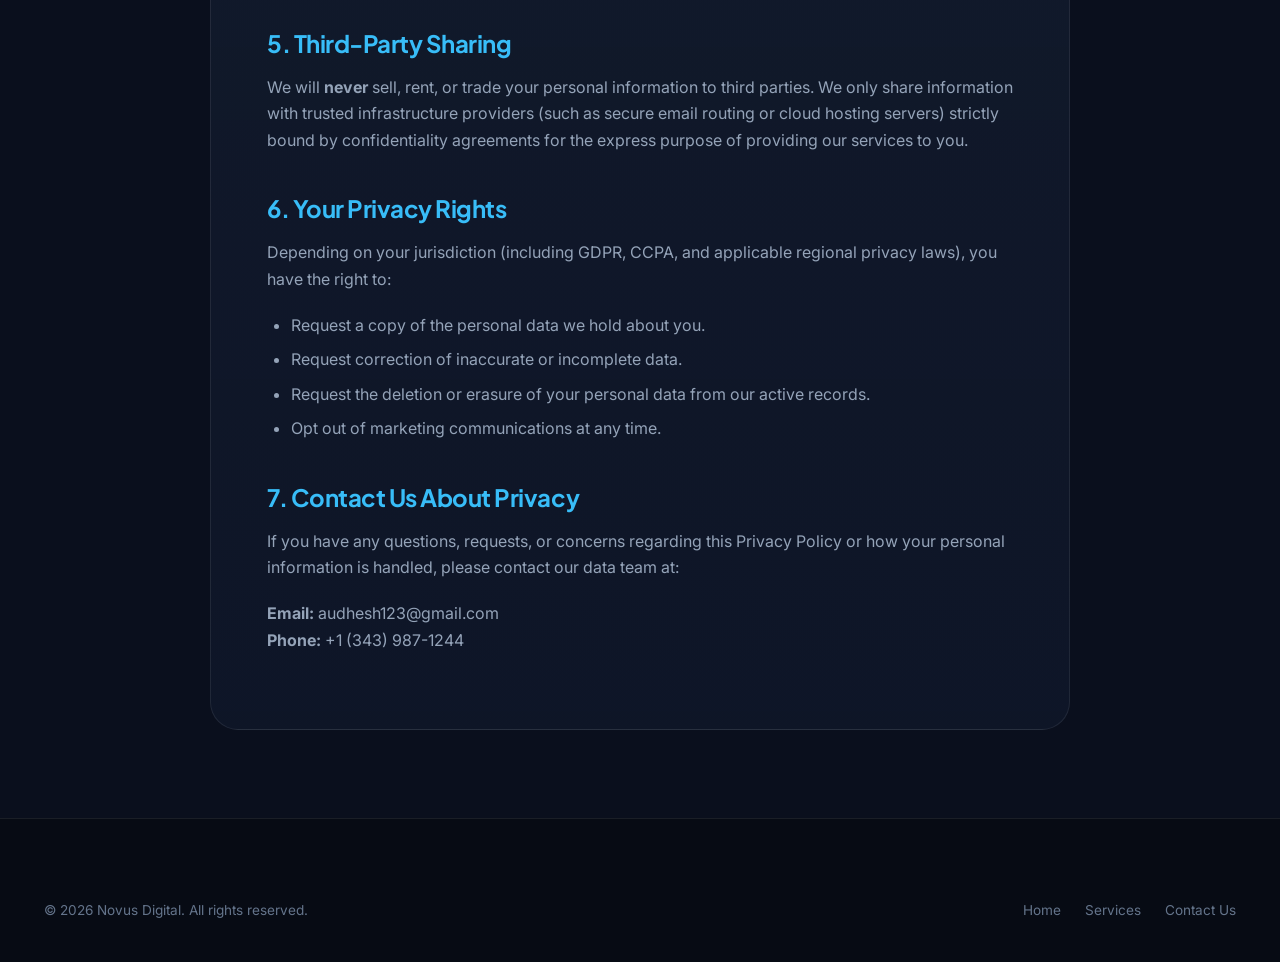
<file: privacy-policy.html>
<!DOCTYPE html>
<html lang="en">
<head>
  <meta charset="UTF-8">
  <meta name="viewport" content="width=device-width, initial-scale=1.0">
  <title>Privacy Policy — Novus Digital</title>
  <meta name="description" content="Learn how Novus Digital protects, collects, and processes your personal data and information.">

  <link rel="preconnect" href="https://fonts.googleapis.com">
  <link rel="preconnect" href="https://fonts.gstatic.com" crossorigin>
  <link href="https://fonts.googleapis.com/css2?family=Inter:wght@400;500;600;700&family=Plus+Jakarta+Sans:wght@500;600;700;800&family=JetBrains+Mono:wght@500&display=swap" rel="stylesheet">
  <link rel="stylesheet" href="assets/css/main.css?v=fresh">
</head>
<body>

  <!-- Header -->
  <header class="site-header" id="siteHeader">
    <div class="container header-container">
      <a href="index.html" class="brand-logo" aria-label="Novus Digital Home">
        <div class="brand-icon-wrapper">
          <svg viewBox="0 0 24 24" fill="none" stroke="currentColor" stroke-width="2.5" stroke-linecap="round" stroke-linejoin="round">
            <polygon points="12 2 2 7 12 12 22 7 12 2"></polygon>
            <polyline points="2 17 12 22 22 17"></polyline>
            <polyline points="2 12 12 17 22 12"></polyline>
          </svg>
        </div>
        <div class="brand-text">
          <span class="brand-title">Novus<span class="gradient-text">Digital</span></span>
          <span class="brand-tagline">Web &amp; App Development</span>
        </div>
      </a>

      <nav class="nav-menu-desktop" aria-label="Main Navigation">
        <a href="index.html" class="nav-link">Home</a>
        <a href="services.html" class="nav-link">Our Services</a>
        <a href="products.html" class="nav-link">Our Products</a>
        <a href="portfolio.html" class="nav-link">Our Portfolio</a>
        <a href="about.html" class="nav-link">About Us</a>
        <a href="contact.html?v=fresh" class="nav-link">Contact Us</a>
      </nav>

      <div class="header-actions">
        <a href="contact.html?v=fresh" class="btn btn-primary btn-sm">Get a Free Quote</a>
      </div>

      <button class="mobile-nav-toggle" id="mobileNavToggle" aria-label="Open mobile navigation menu">
        <span class="hamburger-line"></span>
      </button>
    </div>
  </header>

  <!-- Mobile Drawer -->
  <div class="drawer-backdrop" id="drawerBackdrop"></div>
  <aside class="mobile-drawer" id="mobileDrawer">
    <div class="mobile-nav-list">
      <a href="index.html" class="mobile-nav-link">Home</a>
      <a href="services.html" class="mobile-nav-link">Our Services</a>
      <a href="products.html" class="mobile-nav-link">Our Products</a>
      <a href="portfolio.html" class="mobile-nav-link">Our Portfolio</a>
      <a href="about.html" class="mobile-nav-link">About Us</a>
      <a href="contact.html?v=fresh" class="mobile-nav-link">Contact Us</a>
      <a href="privacy-policy.html" class="mobile-nav-link active">Privacy Policy</a>
    </div>
    <div class="mobile-drawer-footer">
      <a href="contact.html?v=fresh" class="btn btn-primary" style="width: 100%;">Get a Free Quote</a>
    </div>
  </aside>

  <!-- Page Hero -->
  <section class="page-hero">
    <div class="container">
      <div class="section-badge">Legal &amp; Compliance</div>
      <h1 class="page-hero-title">Privacy <span class="gradient-text">Policy</span></h1>
      <p class="page-hero-subtitle">Last updated: October 2026. How we protect and respect your privacy.</p>
    </div>
  </section>

  <!-- Content Section -->
  <section class="section" style="padding-top: 3rem;">
    <div class="container">
      <div class="privacy-container">
        <div class="privacy-content">
          <p>
            At Novus Digital ("we", "our", or "us"), your privacy is of paramount importance. This Privacy Policy describes how we collect, use, store, and disclose your personal data when you visit our website, submit inquiries, purchase our digital products, or communicate with our team.
          </p>

          <h2>1. Information We Collect</h2>
          <p>We only collect information necessary to deliver and improve our services, including:</p>
          <ul>
            <li><strong>Contact Information:</strong> Your full name, email address, phone number, company name, and preferred contact channel when you submit a project inquiry or contact form.</li>
            <li><strong>Project Details:</strong> Information you voluntarily share about your project goals, business requirements, budget range, and technical specifications.</li>
            <li><strong>Technical and Usage Data:</strong> Anonymized server logs, browser type, operating system, pages visited, and timestamps to ensure website security, load speed, and usability.</li>
          </ul>

          <h2>2. How We Use Your Information</h2>
          <p>We process your personal information strictly for legitimate business purposes:</p>
          <ul>
            <li>To evaluate your project specifications and prepare customized, accurate service proposals.</li>
            <li>To communicate with you regarding service delivery, milestones, billing, and technical support.</li>
            <li>To safeguard our website infrastructure from automated spam, fraudulent submissions, and malicious attacks.</li>
            <li>To continuously optimize website performance, mobile responsiveness, and client user experience.</li>
          </ul>

          <h2>3. Cookies &amp; Tracking Technologies</h2>
          <p>
            Our website uses minimal, functional cookies necessary to ensure secure session operation and evaluate general visitor metrics. We do not use intrusive third-party cross-site trackers or sell your browsing habits to data brokers. You may adjust your browser preferences to disable cookies at any time without impacting your core browsing experience.
          </p>

          <h2>4. Data Protection &amp; Security</h2>
          <p>
            We implement robust technical and operational measures to protect your personal information against unauthorized access, loss, or alteration. All web communications are transmitted over modern TLS/SSL encrypted protocols. Access to client data is strictly restricted to authorized team members on a need-to-know basis.
          </p>

          <h2>5. Third-Party Sharing</h2>
          <p>
            We will <strong>never</strong> sell, rent, or trade your personal information to third parties. We only share information with trusted infrastructure providers (such as secure email routing or cloud hosting servers) strictly bound by confidentiality agreements for the express purpose of providing our services to you.
          </p>

          <h2>6. Your Privacy Rights</h2>
          <p>Depending on your jurisdiction (including GDPR, CCPA, and applicable regional privacy laws), you have the right to:</p>
          <ul>
            <li>Request a copy of the personal data we hold about you.</li>
            <li>Request correction of inaccurate or incomplete data.</li>
            <li>Request the deletion or erasure of your personal data from our active records.</li>
            <li>Opt out of marketing communications at any time.</li>
          </ul>

          <h2>7. Contact Us About Privacy</h2>
          <p>
            If you have any questions, requests, or concerns regarding this Privacy Policy or how your personal information is handled, please contact our data team at:
          </p>
          <p>
            <strong>Email:</strong> <a href="mailto:audhesh123@gmail.com">audhesh123@gmail.com</a><br>
            <strong>Phone:</strong> +1 (343) 987-1244
          </p>
        </div>
      </div>
    </div>
  </section>

  <!-- Footer -->
  <footer class="site-footer">
    <div class="container">
      <div class="footer-bottom" style="border-top: none; padding-top: 0;">
        <div>
          &copy; <span id="currentYear">2026</span> Novus Digital. All rights reserved.
        </div>
        <div class="footer-bottom-links">
          <a href="index.html">Home</a>
          <a href="services.html">Services</a>
          <a href="contact.html?v=fresh">Contact Us</a>
        </div>
      </div>
    </div>
  </footer>

  <script src="assets/js/main.js?v=fresh"></script>
  <script>
    document.getElementById('currentYear').textContent = new Date().getFullYear();
  </script>
</body>
</html>
</file>
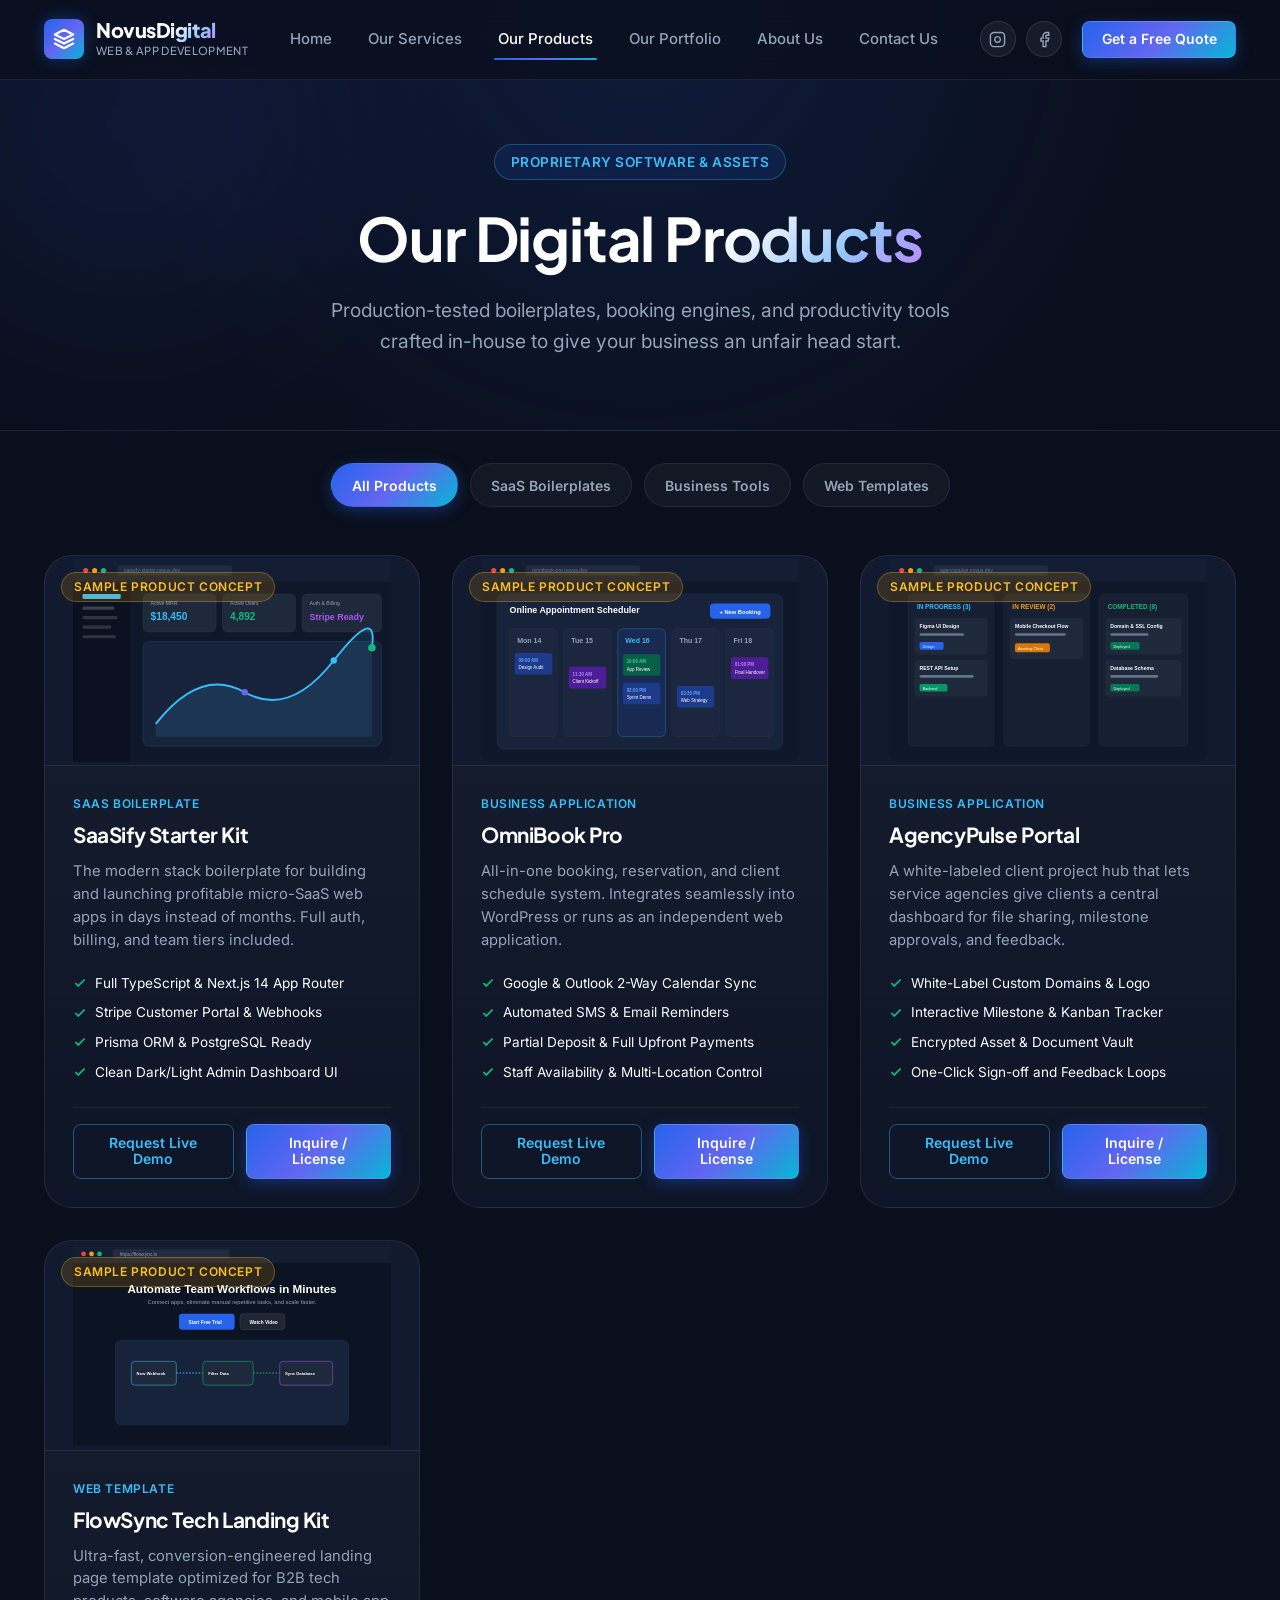
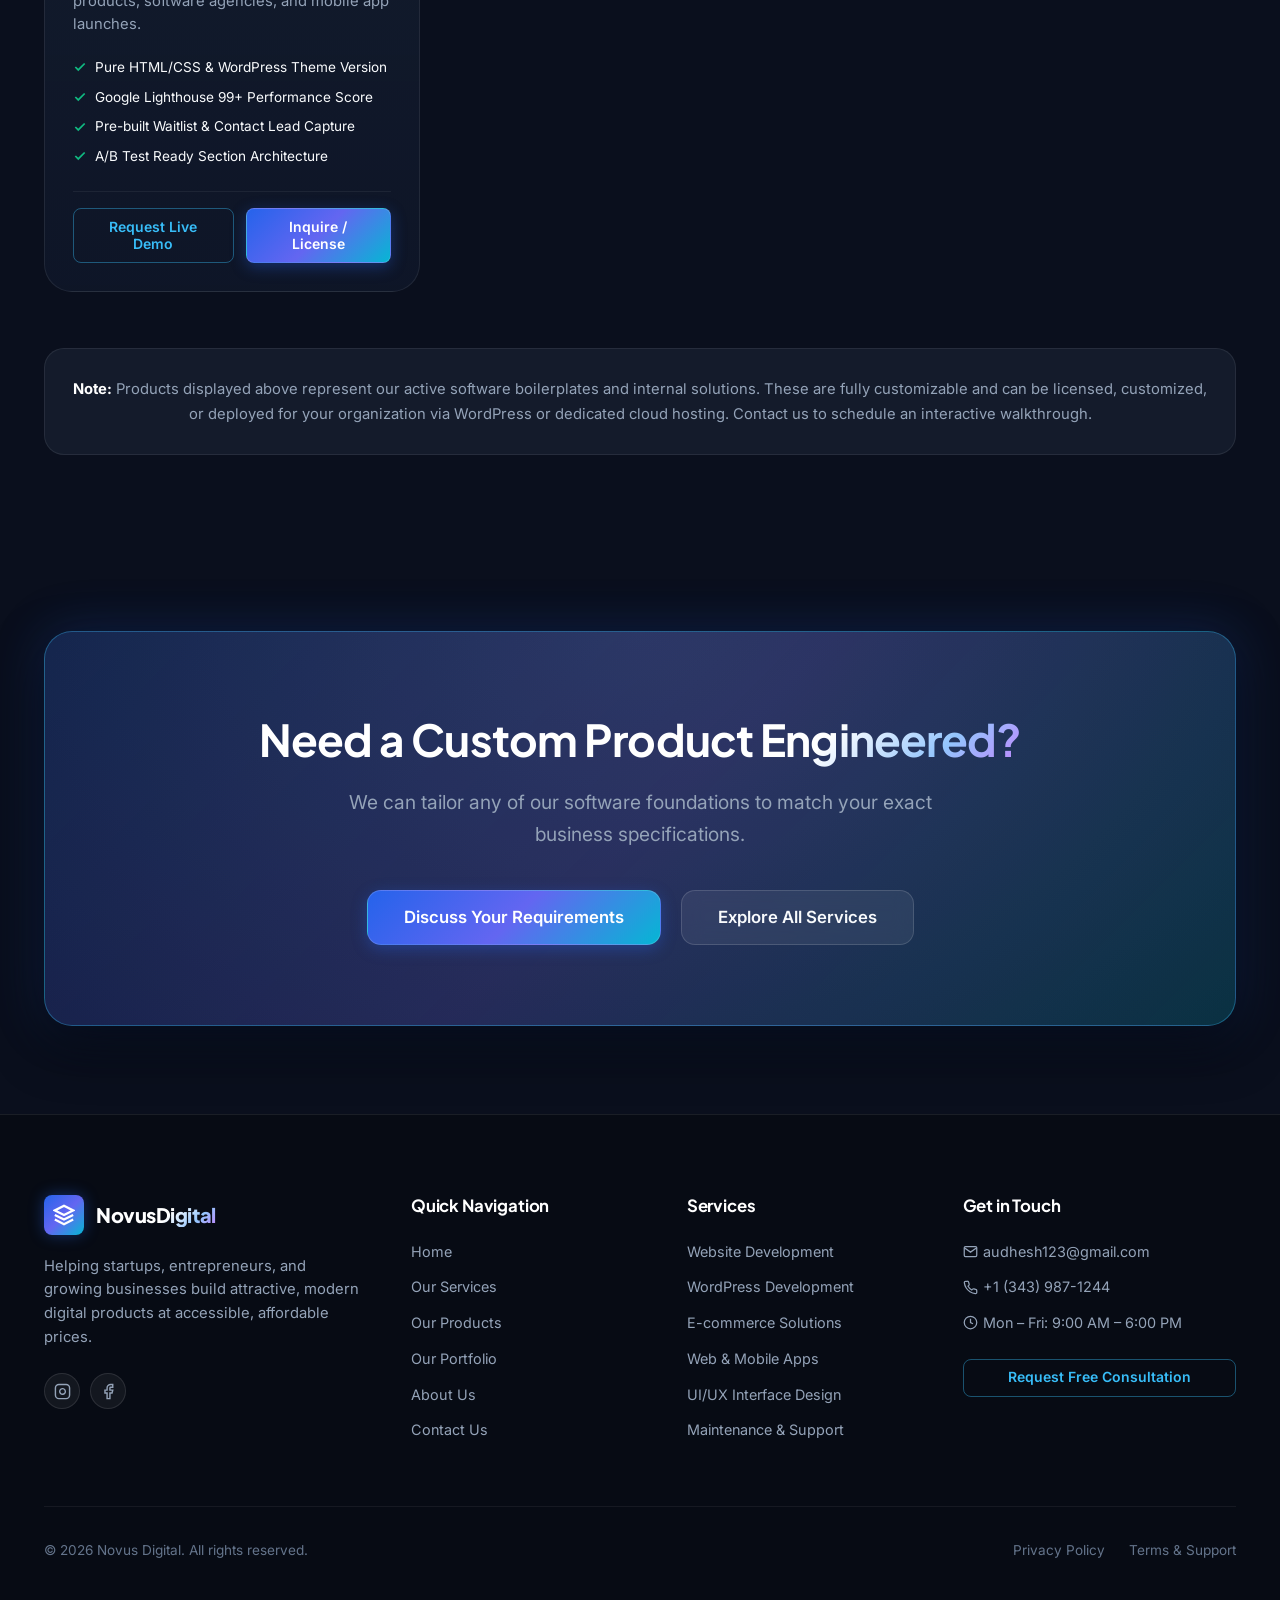
<file: products.html>
<!DOCTYPE html>
<html lang="en">
<head>
  <meta charset="UTF-8">
  <meta name="viewport" content="width=device-width, initial-scale=1.0">
  <title>Our Products — Novus Digital | Digital Tools & Starter Kits</title>
  <meta name="description" content="Explore our company's digital products, boilerplates, and business tools designed to accelerate your development and streamline operations.">

  <link rel="preconnect" href="https://fonts.googleapis.com">
  <link rel="preconnect" href="https://fonts.gstatic.com" crossorigin>
  <link href="https://fonts.googleapis.com/css2?family=Inter:wght@400;500;600;700&family=Plus+Jakarta+Sans:wght@500;600;700;800&family=JetBrains+Mono:wght@500&display=swap" rel="stylesheet">
  <link rel="stylesheet" href="assets/css/main.css?v=fresh">
</head>
<body>

  <div class="bg-glow-sphere bg-glow-sphere-primary" style="top: -100px; left: -100px;"></div>

  <!-- Header -->
  <header class="site-header" id="siteHeader">
    <div class="container header-container">
      <a href="index.html" class="brand-logo" aria-label="Novus Digital Home">
        <div class="brand-icon-wrapper">
          <svg viewBox="0 0 24 24" fill="none" stroke="currentColor" stroke-width="2.5" stroke-linecap="round" stroke-linejoin="round">
            <polygon points="12 2 2 7 12 12 22 7 12 2"></polygon>
            <polyline points="2 17 12 22 22 17"></polyline>
            <polyline points="2 12 12 17 22 12"></polyline>
          </svg>
        </div>
        <div class="brand-text">
          <span class="brand-title">Novus<span class="gradient-text">Digital</span></span>
          <span class="brand-tagline">Web &amp; App Development</span>
        </div>
      </a>

      <nav class="nav-menu-desktop" aria-label="Main Navigation">
        <a href="index.html" class="nav-link">Home</a>
        <a href="services.html" class="nav-link">Our Services</a>
        <a href="products.html" class="nav-link active">Our Products</a>
        <a href="portfolio.html" class="nav-link">Our Portfolio</a>
        <a href="about.html" class="nav-link">About Us</a>
        <a href="contact.html?v=fresh" class="nav-link">Contact Us</a>
      </nav>

      <div class="header-actions">
        <div class="header-socials">
          <a href="https://instagram.com" target="_blank" rel="noopener noreferrer" class="social-icon-btn" aria-label="Instagram">
            <svg viewBox="0 0 24 24" fill="none" stroke="currentColor" stroke-width="2" width="16" height="16"><rect x="2" y="2" width="20" height="20" rx="5"></rect><path d="M16 11.37A4 4 0 1 1 12.63 8 4 4 0 0 1 16 11.37z"></path><line x1="17.5" y1="6.5" x2="17.51" y2="6.5"></line></svg>
          </a>
          <a href="https://facebook.com" target="_blank" rel="noopener noreferrer" class="social-icon-btn" aria-label="Facebook">
            <svg viewBox="0 0 24 24" fill="none" stroke="currentColor" stroke-width="2" width="16" height="16"><path d="M18 2h-3a5 5 0 0 0-5 5v3H7v4h3v8h4v-8h3l1-4h-4V7a1 1 0 0 1 1-1h3z"></path></svg>
          </a>
        </div>
        <a href="contact.html?v=fresh" class="btn btn-primary btn-sm">Get a Free Quote</a>
      </div>

      <button class="mobile-nav-toggle" id="mobileNavToggle" aria-label="Open mobile navigation menu">
        <span class="hamburger-line"></span>
      </button>
    </div>
  </header>

  <!-- Mobile Drawer -->
  <div class="drawer-backdrop" id="drawerBackdrop"></div>
  <aside class="mobile-drawer" id="mobileDrawer">
    <div class="mobile-nav-list">
      <a href="index.html" class="mobile-nav-link">Home</a>
      <a href="services.html" class="mobile-nav-link">Our Services</a>
      <a href="products.html" class="mobile-nav-link active">Our Products</a>
      <a href="portfolio.html" class="mobile-nav-link">Our Portfolio</a>
      <a href="about.html" class="mobile-nav-link">About Us</a>
      <a href="contact.html?v=fresh" class="mobile-nav-link">Contact Us</a>
      <a href="privacy-policy.html" class="mobile-nav-link">Privacy Policy</a>
    </div>
    <div class="mobile-drawer-footer">
      <a href="contact.html?v=fresh" class="btn btn-primary" style="width: 100%;">Get a Free Quote</a>
    </div>
  </aside>

  <!-- Page Hero -->
  <section class="page-hero">
    <div class="container">
      <div class="section-badge">Proprietary Software &amp; Assets</div>
      <h1 class="page-hero-title">Our Digital <span class="gradient-text">Products</span></h1>
      <p class="page-hero-subtitle">Production-tested boilerplates, booking engines, and productivity tools crafted in-house to give your business an unfair head start.</p>
    </div>
  </section>

  <!-- Catalog Section with Filtering -->
  <section class="section" style="padding-top: 2rem;">
    <div class="container">

      <!-- Category Filter Tabs -->
      <div class="filter-tabs">
        <button class="filter-tab active" data-filter="all">All Products</button>
        <button class="filter-tab" data-filter="saas">SaaS Boilerplates</button>
        <button class="filter-tab" data-filter="tools">Business Tools</button>
        <button class="filter-tab" data-filter="templates">Web Templates</button>
      </div>

      <!-- Products Grid -->
      <div class="products-grid">
        
        <!-- Product 1 -->
        <div class="product-card" data-category="saas" id="saasify">
          <div class="product-image-wrap">
            <span class="product-badge-overlay badge-pill badge-concept">Sample Product Concept</span>
            <img src="assets/images/product-saas.svg" alt="SaaSify Starter Kit Mockup" class="product-mockup-svg" width="400" height="240">
          </div>
          <div class="product-body">
            <span class="product-category">SaaS Boilerplate</span>
            <h3 class="product-title">SaaSify Starter Kit</h3>
            <p class="product-desc">The modern stack boilerplate for building and launching profitable micro-SaaS web apps in days instead of months. Full auth, billing, and team tiers included.</p>
            
            <div class="product-features-list">
              <div class="product-feature-item">
                <svg viewBox="0 0 24 24" fill="none" stroke="currentColor" stroke-width="3"><polyline points="20 6 9 17 4 12"></polyline></svg>
                <span>Full TypeScript &amp; Next.js 14 App Router</span>
              </div>
              <div class="product-feature-item">
                <svg viewBox="0 0 24 24" fill="none" stroke="currentColor" stroke-width="3"><polyline points="20 6 9 17 4 12"></polyline></svg>
                <span>Stripe Customer Portal &amp; Webhooks</span>
              </div>
              <div class="product-feature-item">
                <svg viewBox="0 0 24 24" fill="none" stroke="currentColor" stroke-width="3"><polyline points="20 6 9 17 4 12"></polyline></svg>
                <span>Prisma ORM &amp; PostgreSQL Ready</span>
              </div>
              <div class="product-feature-item">
                <svg viewBox="0 0 24 24" fill="none" stroke="currentColor" stroke-width="3"><polyline points="20 6 9 17 4 12"></polyline></svg>
                <span>Clean Dark/Light Admin Dashboard UI</span>
              </div>
            </div>

            <div class="product-actions">
              <a href="contact.html?v=fresh&product=saasify&demo=true" class="btn btn-outline btn-sm">Request Live Demo</a>
              <a href="contact.html?v=fresh&product=saasify&inquiry=true" class="btn btn-primary btn-sm">Inquire / License</a>
            </div>
          </div>
        </div>

        <!-- Product 2 -->
        <div class="product-card" data-category="tools" id="omnibook">
          <div class="product-image-wrap">
            <span class="product-badge-overlay badge-pill badge-concept">Sample Product Concept</span>
            <img src="assets/images/product-booking.svg" alt="OmniBook Pro Booking Suite Mockup" class="product-mockup-svg" width="400" height="240">
          </div>
          <div class="product-body">
            <span class="product-category">Business Application</span>
            <h3 class="product-title">OmniBook Pro</h3>
            <p class="product-desc">All-in-one booking, reservation, and client schedule system. Integrates seamlessly into WordPress or runs as an independent web application.</p>

            <div class="product-features-list">
              <div class="product-feature-item">
                <svg viewBox="0 0 24 24" fill="none" stroke="currentColor" stroke-width="3"><polyline points="20 6 9 17 4 12"></polyline></svg>
                <span>Google &amp; Outlook 2-Way Calendar Sync</span>
              </div>
              <div class="product-feature-item">
                <svg viewBox="0 0 24 24" fill="none" stroke="currentColor" stroke-width="3"><polyline points="20 6 9 17 4 12"></polyline></svg>
                <span>Automated SMS &amp; Email Reminders</span>
              </div>
              <div class="product-feature-item">
                <svg viewBox="0 0 24 24" fill="none" stroke="currentColor" stroke-width="3"><polyline points="20 6 9 17 4 12"></polyline></svg>
                <span>Partial Deposit &amp; Full Upfront Payments</span>
              </div>
              <div class="product-feature-item">
                <svg viewBox="0 0 24 24" fill="none" stroke="currentColor" stroke-width="3"><polyline points="20 6 9 17 4 12"></polyline></svg>
                <span>Staff Availability &amp; Multi-Location Control</span>
              </div>
            </div>

            <div class="product-actions">
              <a href="contact.html?v=fresh&product=omnibook&demo=true" class="btn btn-outline btn-sm">Request Live Demo</a>
              <a href="contact.html?v=fresh&product=omnibook&inquiry=true" class="btn btn-primary btn-sm">Inquire / License</a>
            </div>
          </div>
        </div>

        <!-- Product 3 -->
        <div class="product-card" data-category="tools" id="agencypulse">
          <div class="product-image-wrap">
            <span class="product-badge-overlay badge-pill badge-concept">Sample Product Concept</span>
            <img src="assets/images/product-portal.svg" alt="AgencyPulse Client Portal Mockup" class="product-mockup-svg" width="400" height="240">
          </div>
          <div class="product-body">
            <span class="product-category">Business Application</span>
            <h3 class="product-title">AgencyPulse Portal</h3>
            <p class="product-desc">A white-labeled client project hub that lets service agencies give clients a central dashboard for file sharing, milestone approvals, and feedback.</p>

            <div class="product-features-list">
              <div class="product-feature-item">
                <svg viewBox="0 0 24 24" fill="none" stroke="currentColor" stroke-width="3"><polyline points="20 6 9 17 4 12"></polyline></svg>
                <span>White-Label Custom Domains &amp; Logo</span>
              </div>
              <div class="product-feature-item">
                <svg viewBox="0 0 24 24" fill="none" stroke="currentColor" stroke-width="3"><polyline points="20 6 9 17 4 12"></polyline></svg>
                <span>Interactive Milestone &amp; Kanban Tracker</span>
              </div>
              <div class="product-feature-item">
                <svg viewBox="0 0 24 24" fill="none" stroke="currentColor" stroke-width="3"><polyline points="20 6 9 17 4 12"></polyline></svg>
                <span>Encrypted Asset &amp; Document Vault</span>
              </div>
              <div class="product-feature-item">
                <svg viewBox="0 0 24 24" fill="none" stroke="currentColor" stroke-width="3"><polyline points="20 6 9 17 4 12"></polyline></svg>
                <span>One-Click Sign-off and Feedback Loops</span>
              </div>
            </div>

            <div class="product-actions">
              <a href="contact.html?v=fresh&product=agencypulse&demo=true" class="btn btn-outline btn-sm">Request Live Demo</a>
              <a href="contact.html?v=fresh&product=agencypulse&inquiry=true" class="btn btn-primary btn-sm">Inquire / License</a>
            </div>
          </div>
        </div>

        <!-- Product 4 -->
        <div class="product-card" data-category="templates" id="flowsync-template">
          <div class="product-image-wrap">
            <span class="product-badge-overlay badge-pill badge-concept">Sample Product Concept</span>
            <img src="assets/images/portfolio-landing.svg" alt="FlowSync Landing Template" class="product-mockup-svg" width="400" height="240">
          </div>
          <div class="product-body">
            <span class="product-category">Web Template</span>
            <h3 class="product-title">FlowSync Tech Landing Kit</h3>
            <p class="product-desc">Ultra-fast, conversion-engineered landing page template optimized for B2B tech products, software agencies, and mobile app launches.</p>

            <div class="product-features-list">
              <div class="product-feature-item">
                <svg viewBox="0 0 24 24" fill="none" stroke="currentColor" stroke-width="3"><polyline points="20 6 9 17 4 12"></polyline></svg>
                <span>Pure HTML/CSS &amp; WordPress Theme Version</span>
              </div>
              <div class="product-feature-item">
                <svg viewBox="0 0 24 24" fill="none" stroke="currentColor" stroke-width="3"><polyline points="20 6 9 17 4 12"></polyline></svg>
                <span>Google Lighthouse 99+ Performance Score</span>
              </div>
              <div class="product-feature-item">
                <svg viewBox="0 0 24 24" fill="none" stroke="currentColor" stroke-width="3"><polyline points="20 6 9 17 4 12"></polyline></svg>
                <span>Pre-built Waitlist &amp; Contact Lead Capture</span>
              </div>
              <div class="product-feature-item">
                <svg viewBox="0 0 24 24" fill="none" stroke="currentColor" stroke-width="3"><polyline points="20 6 9 17 4 12"></polyline></svg>
                <span>A/B Test Ready Section Architecture</span>
              </div>
            </div>

            <div class="product-actions">
              <a href="contact.html?v=fresh&product=flowsync&demo=true" class="btn btn-outline btn-sm">Request Live Demo</a>
              <a href="contact.html?v=fresh&product=flowsync&inquiry=true" class="btn btn-primary btn-sm">Inquire / License</a>
            </div>
          </div>
        </div>

      </div>

      <!-- Notice box about sample concepts -->
      <div style="background: rgba(30, 41, 59, 0.5); border: 1px solid rgba(255, 255, 255, 0.08); border-radius: var(--border-radius-lg); padding: 1.75rem; margin-top: 3.5rem; text-align: center;">
        <p style="font-size: 0.925rem; color: var(--text-secondary); margin: 0;">
          <strong style="color: #ffffff;">Note:</strong> Products displayed above represent our active software boilerplates and internal solutions. These are fully customizable and can be licensed, customized, or deployed for your organization via WordPress or dedicated cloud hosting. Contact us to schedule an interactive walkthrough.
        </p>
      </div>

    </div>
  </section>

  <!-- Final CTA -->
  <section class="section cta-section">
    <div class="container">
      <div class="cta-banner">
        <h2 class="cta-headline">Need a Custom Product <span class="gradient-text">Engineered?</span></h2>
        <p class="cta-subtitle">We can tailor any of our software foundations to match your exact business specifications.</p>
        <div class="cta-buttons">
          <a href="contact.html?v=fresh" class="btn btn-primary btn-lg">Discuss Your Requirements</a>
          <a href="services.html" class="btn btn-secondary btn-lg">Explore All Services</a>
        </div>
      </div>
    </div>
  </section>

  <!-- Footer -->
  <footer class="site-footer">
    <div class="container">
      <div class="footer-grid">
        <div>
          <a href="index.html" class="brand-logo">
            <div class="brand-icon-wrapper">
              <svg viewBox="0 0 24 24" fill="none" stroke="currentColor" stroke-width="2.5"><polygon points="12 2 2 7 12 12 22 7 12 2"></polygon><polyline points="2 17 12 22 22 17"></polyline><polyline points="2 12 12 17 22 12"></polyline></svg>
            </div>
            <div class="brand-text">
              <span class="brand-title">Novus<span class="gradient-text">Digital</span></span>
            </div>
          </a>
          <p class="footer-col-desc">Helping startups, entrepreneurs, and growing businesses build attractive, modern digital products at accessible, affordable prices.</p>
          <div class="header-socials">
            <a href="https://instagram.com" target="_blank" rel="noopener noreferrer" class="social-icon-btn" aria-label="Instagram">
              <svg viewBox="0 0 24 24" fill="none" stroke="currentColor" stroke-width="2" width="16" height="16"><rect x="2" y="2" width="20" height="20" rx="5"></rect><path d="M16 11.37A4 4 0 1 1 12.63 8 4 4 0 0 1 16 11.37z"></path><line x1="17.5" y1="6.5" x2="17.51" y2="6.5"></line></svg>
            </a>
            <a href="https://facebook.com" target="_blank" rel="noopener noreferrer" class="social-icon-btn" aria-label="Facebook">
              <svg viewBox="0 0 24 24" fill="none" stroke="currentColor" stroke-width="2" width="16" height="16"><path d="M18 2h-3a5 5 0 0 0-5 5v3H7v4h3v8h4v-8h3l1-4h-4V7a1 1 0 0 1 1-1h3z"></path></svg>
            </a>
          </div>
        </div>

        <div>
          <h4 class="footer-heading">Quick Navigation</h4>
          <div class="footer-links-list">
            <a href="index.html" class="footer-link">Home</a>
            <a href="services.html" class="footer-link">Our Services</a>
            <a href="products.html" class="footer-link">Our Products</a>
            <a href="portfolio.html" class="footer-link">Our Portfolio</a>
            <a href="about.html" class="footer-link">About Us</a>
            <a href="contact.html?v=fresh" class="footer-link">Contact Us</a>
          </div>
        </div>

        <div>
          <h4 class="footer-heading">Services</h4>
          <div class="footer-links-list">
            <a href="services.html#website-development" class="footer-link">Website Development</a>
            <a href="services.html#wordpress-development" class="footer-link">WordPress Development</a>
            <a href="services.html#ecommerce-development" class="footer-link">E-commerce Solutions</a>
            <a href="services.html#app-development" class="footer-link">Web &amp; Mobile Apps</a>
            <a href="services.html#ui-ux-design" class="footer-link">UI/UX Interface Design</a>
            <a href="services.html#maintenance-support" class="footer-link">Maintenance &amp; Support</a>
          </div>
        </div>

        <div>
          <h4 class="footer-heading">Get in Touch</h4>
          <div class="footer-links-list">
            <div class="footer-link" style="cursor: default;">
              <svg width="15" height="15" viewBox="0 0 24 24" fill="none" stroke="currentColor" stroke-width="2"><path d="M4 4h16c1.1 0 2 .9 2 2v12c0 1.1-.9 2-2 2H4c-1.1 0-2-.9-2-2V6c0-1.1.9-2 2-2z"></path><polyline points="22,6 12,13 2,6"></polyline></svg>
              <span>audhesh123@gmail.com</span>
            </div>
            <div class="footer-link" style="cursor: default;">
              <svg width="15" height="15" viewBox="0 0 24 24" fill="none" stroke="currentColor" stroke-width="2"><path d="M22 16.92v3a2 2 0 0 1-2.18 2 19.79 19.79 0 0 1-8.63-3.07 19.5 19.5 0 0 1-6-6 19.79 19.79 0 0 1-3.07-8.67A2 2 0 0 1 4.11 2h3a2 2 0 0 1 2 1.72 12.84 12.84 0 0 0 .7 2.81 2 2 0 0 1-.45 2.11L8.09 9.91a16 16 0 0 0 6 6l1.27-1.27a2 2 0 0 1 2.11-.45 12.84 12.84 0 0 0 2.81.7A2 2 0 0 1 22 16.92z"></path></svg>
              <span><a href="tel:+13439871244" style="color: inherit; text-decoration: none;">+1 (343) 987-1244</a></span>
            </div>
            <div class="footer-link" style="cursor: default;">
              <svg width="15" height="15" viewBox="0 0 24 24" fill="none" stroke="currentColor" stroke-width="2"><circle cx="12" cy="12" r="10"></circle><polyline points="12 6 12 12 16 14"></polyline></svg>
              <span>Mon – Fri: 9:00 AM – 6:00 PM</span>
            </div>
          </div>
          <div style="margin-top: 1.5rem;">
            <a href="contact.html?v=fresh" class="btn btn-outline btn-sm" style="width: 100%;">Request Free Consultation</a>
          </div>
        </div>
      </div>

      <div class="footer-bottom">
        <div>
          &copy; <span id="currentYear">2026</span> Novus Digital. All rights reserved.
        </div>
        <div class="footer-bottom-links">
          <a href="privacy-policy.html">Privacy Policy</a>
          <a href="contact.html?v=fresh">Terms &amp; Support</a>
        </div>
      </div>
    </div>
  </footer>

  <script src="assets/js/main.js?v=fresh"></script>
  <script>
    document.getElementById('currentYear').textContent = new Date().getFullYear();
  </script>
</body>
</html>
</file>
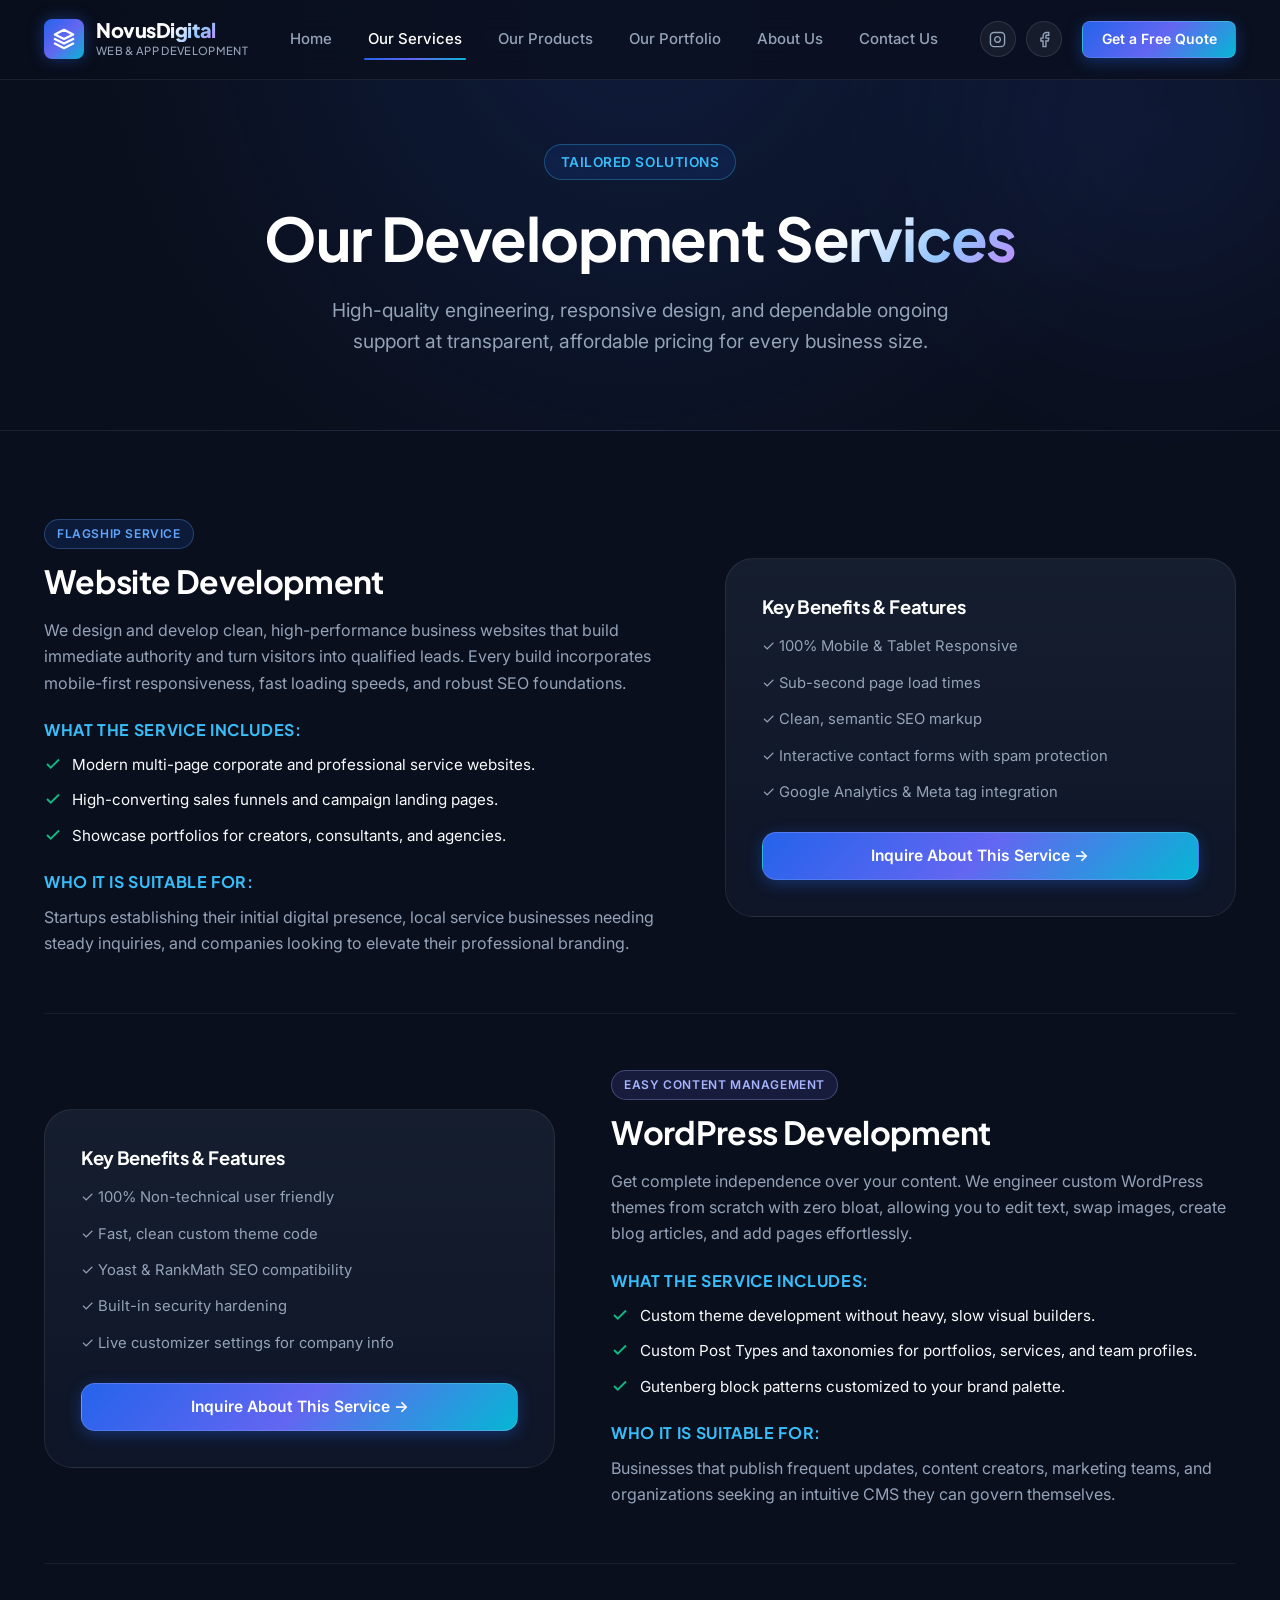
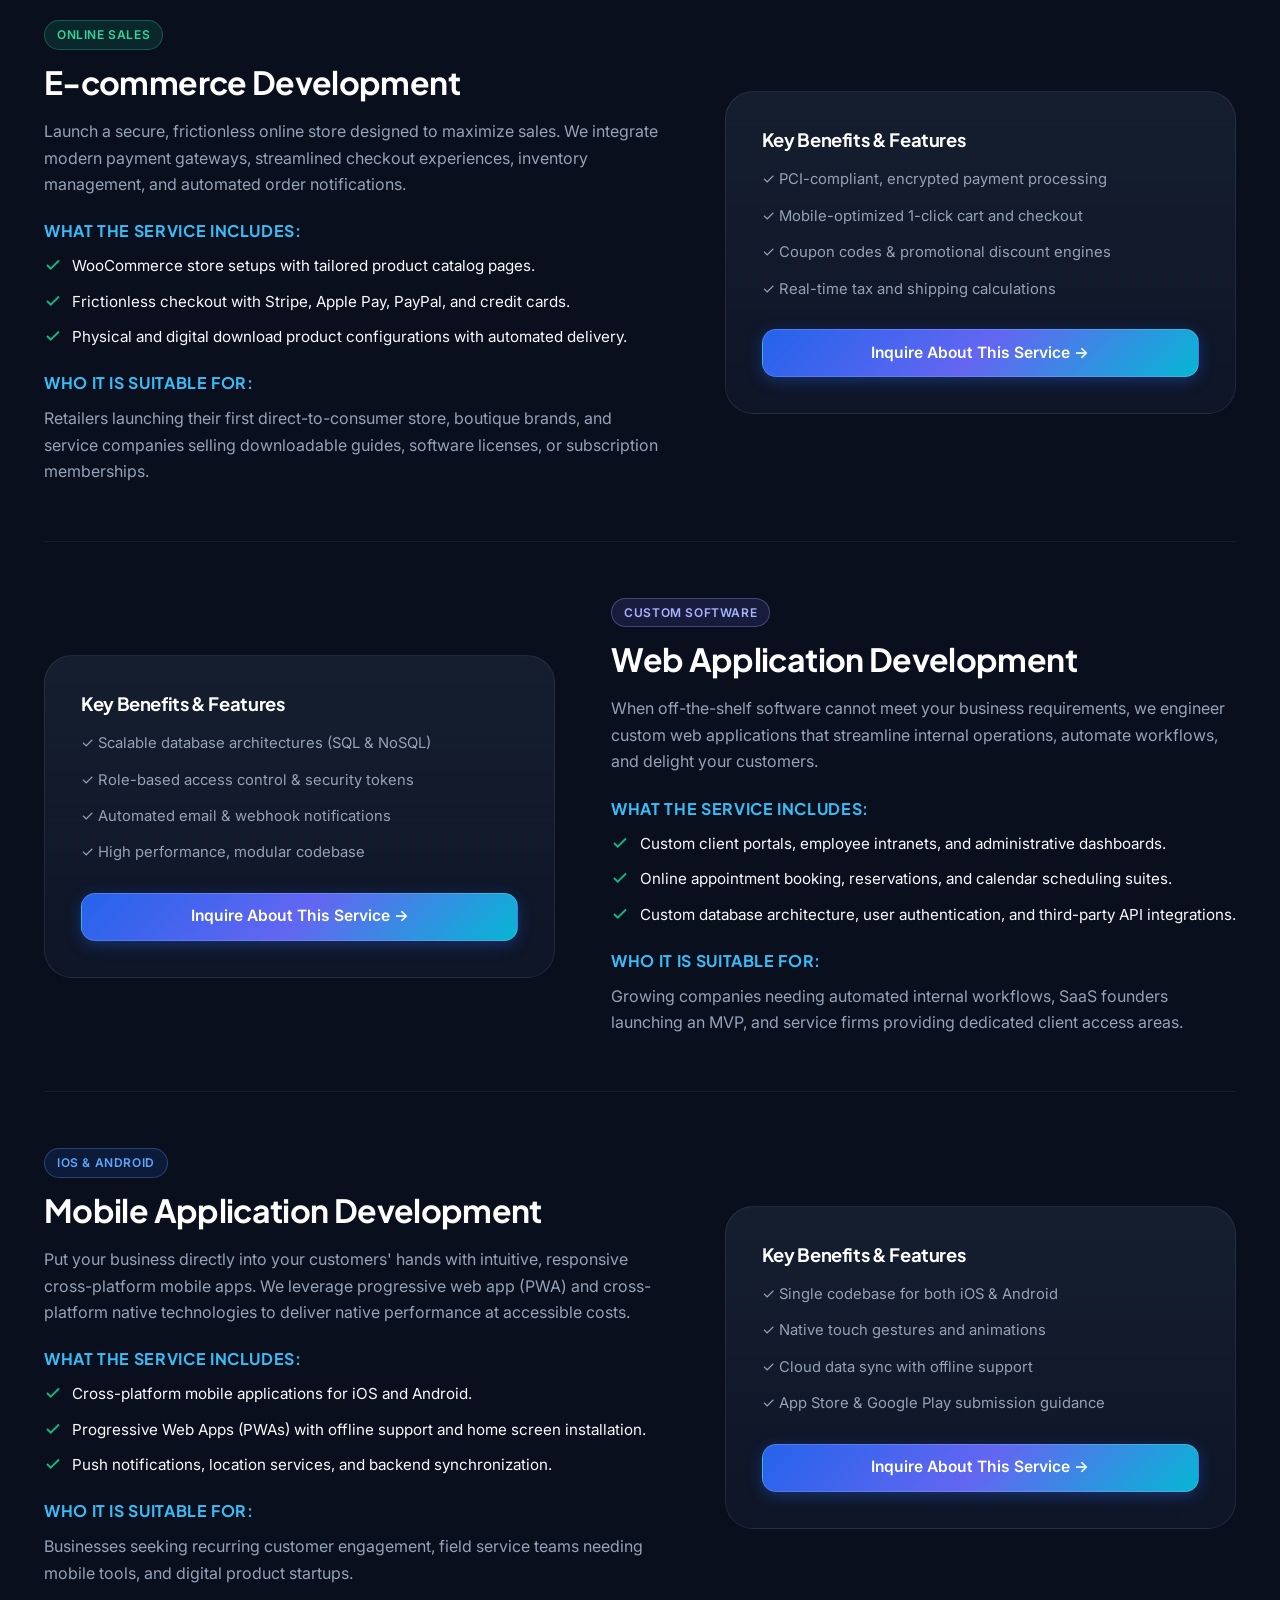
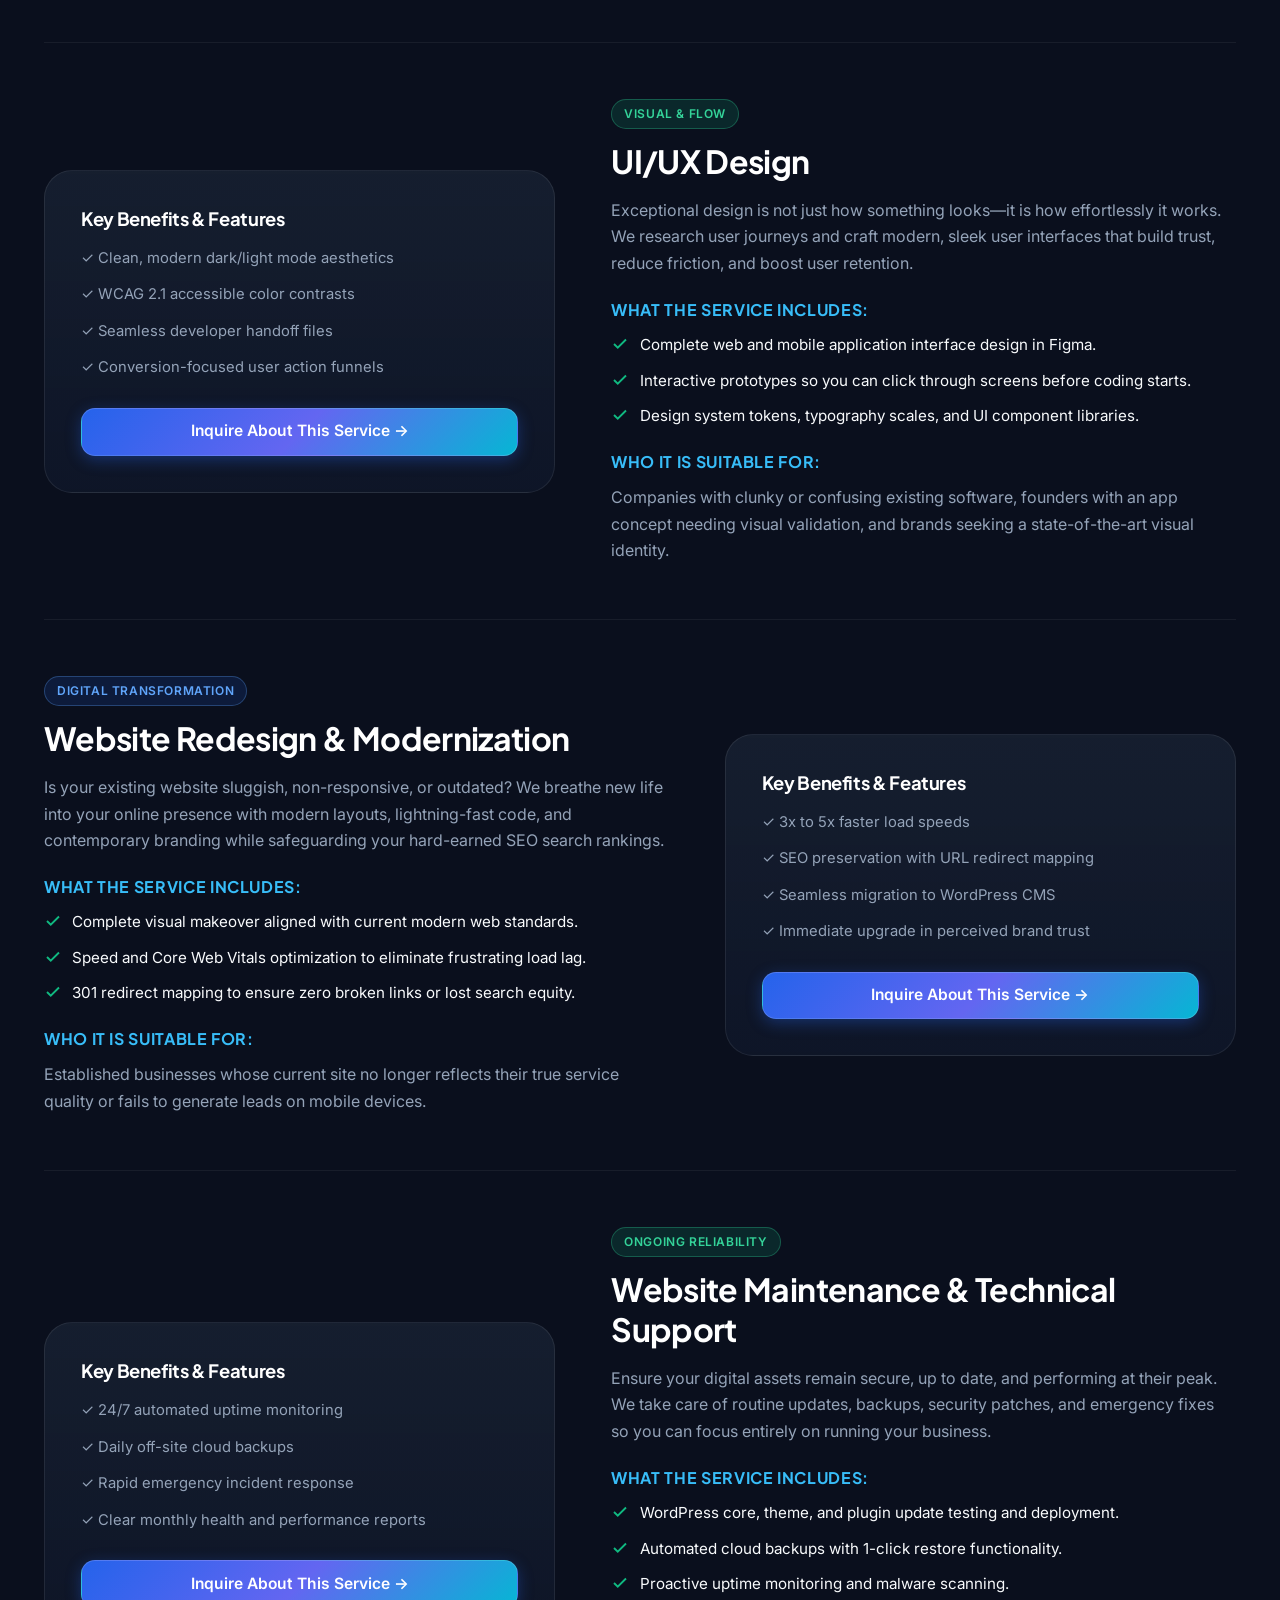
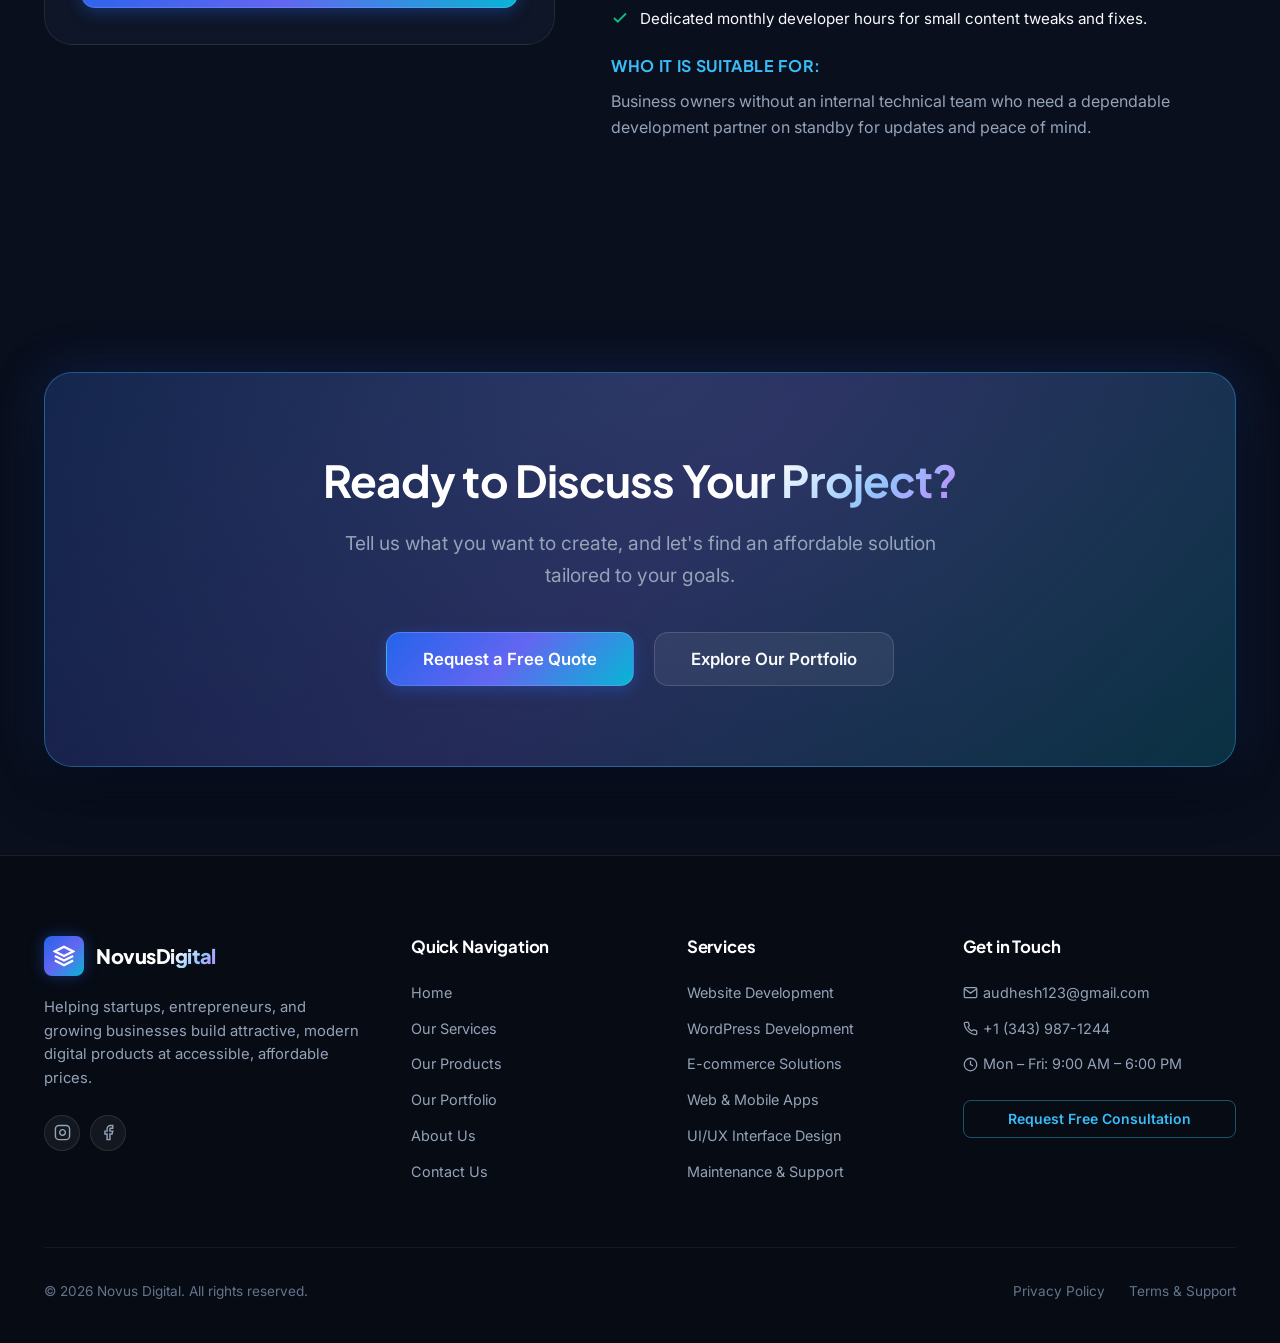
<file: services.html>
<!DOCTYPE html>
<html lang="en">
<head>
  <meta charset="UTF-8">
  <meta name="viewport" content="width=device-width, initial-scale=1.0">
  <title>Our Services — Novus Digital | Affordable Web & App Development</title>
  <meta name="description" content="Explore our complete range of website development, mobile and web applications, UI/UX design, and ongoing technical support tailored to your budget.">
  
  <link rel="preconnect" href="https://fonts.googleapis.com">
  <link rel="preconnect" href="https://fonts.gstatic.com" crossorigin>
  <link href="https://fonts.googleapis.com/css2?family=Inter:wght@400;500;600;700&family=Plus+Jakarta+Sans:wght@500;600;700;800&family=JetBrains+Mono:wght@500&display=swap" rel="stylesheet">
  <link rel="stylesheet" href="assets/css/main.css?v=fresh">
</head>
<body>

  <!-- Ambient Glow -->
  <div class="bg-glow-sphere bg-glow-sphere-primary" style="top: -100px; right: -100px;"></div>

  <!-- Header -->
  <header class="site-header" id="siteHeader">
    <div class="container header-container">
      <a href="index.html" class="brand-logo" aria-label="Novus Digital Home">
        <div class="brand-icon-wrapper">
          <svg viewBox="0 0 24 24" fill="none" stroke="currentColor" stroke-width="2.5" stroke-linecap="round" stroke-linejoin="round">
            <polygon points="12 2 2 7 12 12 22 7 12 2"></polygon>
            <polyline points="2 17 12 22 22 17"></polyline>
            <polyline points="2 12 12 17 22 12"></polyline>
          </svg>
        </div>
        <div class="brand-text">
          <span class="brand-title">Novus<span class="gradient-text">Digital</span></span>
          <span class="brand-tagline">Web &amp; App Development</span>
        </div>
      </a>

      <nav class="nav-menu-desktop" aria-label="Main Navigation">
        <a href="index.html" class="nav-link">Home</a>
        <a href="services.html" class="nav-link active">Our Services</a>
        <a href="products.html" class="nav-link">Our Products</a>
        <a href="portfolio.html" class="nav-link">Our Portfolio</a>
        <a href="about.html" class="nav-link">About Us</a>
        <a href="contact.html?v=fresh" class="nav-link">Contact Us</a>
      </nav>

      <div class="header-actions">
        <div class="header-socials">
          <a href="https://instagram.com" target="_blank" rel="noopener noreferrer" class="social-icon-btn" aria-label="Instagram">
            <svg viewBox="0 0 24 24" fill="none" stroke="currentColor" stroke-width="2" width="16" height="16">
              <rect x="2" y="2" width="20" height="20" rx="5"></rect>
              <path d="M16 11.37A4 4 0 1 1 12.63 8 4 4 0 0 1 16 11.37z"></path>
              <line x1="17.5" y1="6.5" x2="17.51" y2="6.5"></line>
            </svg>
          </a>
          <a href="https://facebook.com" target="_blank" rel="noopener noreferrer" class="social-icon-btn" aria-label="Facebook">
            <svg viewBox="0 0 24 24" fill="none" stroke="currentColor" stroke-width="2" width="16" height="16">
              <path d="M18 2h-3a5 5 0 0 0-5 5v3H7v4h3v8h4v-8h3l1-4h-4V7a1 1 0 0 1 1-1h3z"></path>
            </svg>
          </a>
        </div>
        <a href="contact.html?v=fresh" class="btn btn-primary btn-sm">Get a Free Quote</a>
      </div>

      <button class="mobile-nav-toggle" id="mobileNavToggle" aria-label="Open mobile navigation menu">
        <span class="hamburger-line"></span>
      </button>
    </div>
  </header>

  <!-- Mobile Drawer -->
  <div class="drawer-backdrop" id="drawerBackdrop"></div>
  <aside class="mobile-drawer" id="mobileDrawer">
    <div class="mobile-nav-list">
      <a href="index.html" class="mobile-nav-link">Home</a>
      <a href="services.html" class="mobile-nav-link active">Our Services</a>
      <a href="products.html" class="mobile-nav-link">Our Products</a>
      <a href="portfolio.html" class="mobile-nav-link">Our Portfolio</a>
      <a href="about.html" class="mobile-nav-link">About Us</a>
      <a href="contact.html?v=fresh" class="mobile-nav-link">Contact Us</a>
      <a href="privacy-policy.html" class="mobile-nav-link">Privacy Policy</a>
    </div>
    <div class="mobile-drawer-footer">
      <a href="contact.html?v=fresh" class="btn btn-primary" style="width: 100%;">Get a Free Quote</a>
    </div>
  </aside>

  <!-- Page Hero -->
  <section class="page-hero">
    <div class="container">
      <div class="section-badge">Tailored Solutions</div>
      <h1 class="page-hero-title">Our Development <span class="gradient-text">Services</span></h1>
      <p class="page-hero-subtitle">High-quality engineering, responsive design, and dependable ongoing support at transparent, affordable pricing for every business size.</p>
    </div>
  </section>

  <!-- Services Detailed Breakdown -->
  <section class="section" style="padding-top: 2rem;">
    <div class="container">

      <!-- 1. Website Development -->
      <div class="service-detail-section" id="website-development">
        <div class="service-detail-grid">
          <div class="service-detail-content">
            <span class="badge-pill badge-blue" style="margin-bottom: 0.75rem;">Flagship Service</span>
            <h2 class="service-detail-title">Website Development</h2>
            <p>We design and develop clean, high-performance business websites that build immediate authority and turn visitors into qualified leads. Every build incorporates mobile-first responsiveness, fast loading speeds, and robust SEO foundations.</p>
            
            <div class="service-includes-box">
              <h4 class="service-box-title">What the service includes:</h4>
              <div class="service-check-list">
                <div class="service-check-item">
                  <svg viewBox="0 0 24 24" fill="none" stroke="currentColor" stroke-width="2.5"><polyline points="20 6 9 17 4 12"></polyline></svg>
                  <span>Modern multi-page corporate and professional service websites.</span>
                </div>
                <div class="service-check-item">
                  <svg viewBox="0 0 24 24" fill="none" stroke="currentColor" stroke-width="2.5"><polyline points="20 6 9 17 4 12"></polyline></svg>
                  <span>High-converting sales funnels and campaign landing pages.</span>
                </div>
                <div class="service-check-item">
                  <svg viewBox="0 0 24 24" fill="none" stroke="currentColor" stroke-width="2.5"><polyline points="20 6 9 17 4 12"></polyline></svg>
                  <span>Showcase portfolios for creators, consultants, and agencies.</span>
                </div>
              </div>
            </div>

            <div class="service-suitable-box">
              <h4 class="service-box-title">Who it is suitable for:</h4>
              <p>Startups establishing their initial digital presence, local service businesses needing steady inquiries, and companies looking to elevate their professional branding.</p>
            </div>
          </div>

          <div class="service-detail-sidebar">
            <div class="service-sidebar-card">
              <h4 style="font-size: 1.15rem; margin-bottom: 1rem; color: #ffffff;">Key Benefits &amp; Features</h4>
              <ul style="display: flex; flex-direction: column; gap: 0.75rem; margin-bottom: 1.75rem; color: var(--text-secondary); font-size: 0.925rem;">
                <li>&#10003; 100% Mobile &amp; Tablet Responsive</li>
                <li>&#10003; Sub-second page load times</li>
                <li>&#10003; Clean, semantic SEO markup</li>
                <li>&#10003; Interactive contact forms with spam protection</li>
                <li>&#10003; Google Analytics &amp; Meta tag integration</li>
              </ul>
              <a href="contact.html?v=fresh&service=website-development" class="btn btn-primary" style="width: 100%;">Inquire About This Service &rarr;</a>
            </div>
          </div>
        </div>
      </div>

      <!-- 2. WordPress Development -->
      <div class="service-detail-section" id="wordpress-development">
        <div class="service-detail-grid reverse">
          <div class="service-detail-content">
            <span class="badge-pill badge-purple" style="margin-bottom: 0.75rem;">Easy Content Management</span>
            <h2 class="service-detail-title">WordPress Development</h2>
            <p>Get complete independence over your content. We engineer custom WordPress themes from scratch with zero bloat, allowing you to edit text, swap images, create blog articles, and add pages effortlessly.</p>

            <div class="service-includes-box">
              <h4 class="service-box-title">What the service includes:</h4>
              <div class="service-check-list">
                <div class="service-check-item">
                  <svg viewBox="0 0 24 24" fill="none" stroke="currentColor" stroke-width="2.5"><polyline points="20 6 9 17 4 12"></polyline></svg>
                  <span>Custom theme development without heavy, slow visual builders.</span>
                </div>
                <div class="service-check-item">
                  <svg viewBox="0 0 24 24" fill="none" stroke="currentColor" stroke-width="2.5"><polyline points="20 6 9 17 4 12"></polyline></svg>
                  <span>Custom Post Types and taxonomies for portfolios, services, and team profiles.</span>
                </div>
                <div class="service-check-item">
                  <svg viewBox="0 0 24 24" fill="none" stroke="currentColor" stroke-width="2.5"><polyline points="20 6 9 17 4 12"></polyline></svg>
                  <span>Gutenberg block patterns customized to your brand palette.</span>
                </div>
              </div>
            </div>

            <div class="service-suitable-box">
              <h4 class="service-box-title">Who it is suitable for:</h4>
              <p>Businesses that publish frequent updates, content creators, marketing teams, and organizations seeking an intuitive CMS they can govern themselves.</p>
            </div>
          </div>

          <div class="service-detail-sidebar">
            <div class="service-sidebar-card">
              <h4 style="font-size: 1.15rem; margin-bottom: 1rem; color: #ffffff;">Key Benefits &amp; Features</h4>
              <ul style="display: flex; flex-direction: column; gap: 0.75rem; margin-bottom: 1.75rem; color: var(--text-secondary); font-size: 0.925rem;">
                <li>&#10003; 100% Non-technical user friendly</li>
                <li>&#10003; Fast, clean custom theme code</li>
                <li>&#10003; Yoast &amp; RankMath SEO compatibility</li>
                <li>&#10003; Built-in security hardening</li>
                <li>&#10003; Live customizer settings for company info</li>
              </ul>
              <a href="contact.html?v=fresh&service=wordpress-development" class="btn btn-primary" style="width: 100%;">Inquire About This Service &rarr;</a>
            </div>
          </div>
        </div>
      </div>

      <!-- 3. E-commerce Development -->
      <div class="service-detail-section" id="ecommerce-development">
        <div class="service-detail-grid">
          <div class="service-detail-content">
            <span class="badge-pill badge-emerald" style="margin-bottom: 0.75rem;">Online Sales</span>
            <h2 class="service-detail-title">E-commerce Development</h2>
            <p>Launch a secure, frictionless online store designed to maximize sales. We integrate modern payment gateways, streamlined checkout experiences, inventory management, and automated order notifications.</p>

            <div class="service-includes-box">
              <h4 class="service-box-title">What the service includes:</h4>
              <div class="service-check-list">
                <div class="service-check-item">
                  <svg viewBox="0 0 24 24" fill="none" stroke="currentColor" stroke-width="2.5"><polyline points="20 6 9 17 4 12"></polyline></svg>
                  <span>WooCommerce store setups with tailored product catalog pages.</span>
                </div>
                <div class="service-check-item">
                  <svg viewBox="0 0 24 24" fill="none" stroke="currentColor" stroke-width="2.5"><polyline points="20 6 9 17 4 12"></polyline></svg>
                  <span>Frictionless checkout with Stripe, Apple Pay, PayPal, and credit cards.</span>
                </div>
                <div class="service-check-item">
                  <svg viewBox="0 0 24 24" fill="none" stroke="currentColor" stroke-width="2.5"><polyline points="20 6 9 17 4 12"></polyline></svg>
                  <span>Physical and digital download product configurations with automated delivery.</span>
                </div>
              </div>
            </div>

            <div class="service-suitable-box">
              <h4 class="service-box-title">Who it is suitable for:</h4>
              <p>Retailers launching their first direct-to-consumer store, boutique brands, and service companies selling downloadable guides, software licenses, or subscription memberships.</p>
            </div>
          </div>

          <div class="service-detail-sidebar">
            <div class="service-sidebar-card">
              <h4 style="font-size: 1.15rem; margin-bottom: 1rem; color: #ffffff;">Key Benefits &amp; Features</h4>
              <ul style="display: flex; flex-direction: column; gap: 0.75rem; margin-bottom: 1.75rem; color: var(--text-secondary); font-size: 0.925rem;">
                <li>&#10003; PCI-compliant, encrypted payment processing</li>
                <li>&#10003; Mobile-optimized 1-click cart and checkout</li>
                <li>&#10003; Coupon codes &amp; promotional discount engines</li>
                <li>&#10003; Real-time tax and shipping calculations</li>
              </ul>
              <a href="contact.html?v=fresh&service=ecommerce-development" class="btn btn-primary" style="width: 100%;">Inquire About This Service &rarr;</a>
            </div>
          </div>
        </div>
      </div>

      <!-- 4. Web Application Development -->
      <div class="service-detail-section" id="app-development">
        <div class="service-detail-grid reverse">
          <div class="service-detail-content">
            <span class="badge-pill badge-purple" style="margin-bottom: 0.75rem;">Custom Software</span>
            <h2 class="service-detail-title">Web Application Development</h2>
            <p>When off-the-shelf software cannot meet your business requirements, we engineer custom web applications that streamline internal operations, automate workflows, and delight your customers.</p>

            <div class="service-includes-box">
              <h4 class="service-box-title">What the service includes:</h4>
              <div class="service-check-list">
                <div class="service-check-item">
                  <svg viewBox="0 0 24 24" fill="none" stroke="currentColor" stroke-width="2.5"><polyline points="20 6 9 17 4 12"></polyline></svg>
                  <span>Custom client portals, employee intranets, and administrative dashboards.</span>
                </div>
                <div class="service-check-item">
                  <svg viewBox="0 0 24 24" fill="none" stroke="currentColor" stroke-width="2.5"><polyline points="20 6 9 17 4 12"></polyline></svg>
                  <span>Online appointment booking, reservations, and calendar scheduling suites.</span>
                </div>
                <div class="service-check-item">
                  <svg viewBox="0 0 24 24" fill="none" stroke="currentColor" stroke-width="2.5"><polyline points="20 6 9 17 4 12"></polyline></svg>
                  <span>Custom database architecture, user authentication, and third-party API integrations.</span>
                </div>
              </div>
            </div>

            <div class="service-suitable-box">
              <h4 class="service-box-title">Who it is suitable for:</h4>
              <p>Growing companies needing automated internal workflows, SaaS founders launching an MVP, and service firms providing dedicated client access areas.</p>
            </div>
          </div>

          <div class="service-detail-sidebar">
            <div class="service-sidebar-card">
              <h4 style="font-size: 1.15rem; margin-bottom: 1rem; color: #ffffff;">Key Benefits &amp; Features</h4>
              <ul style="display: flex; flex-direction: column; gap: 0.75rem; margin-bottom: 1.75rem; color: var(--text-secondary); font-size: 0.925rem;">
                <li>&#10003; Scalable database architectures (SQL &amp; NoSQL)</li>
                <li>&#10003; Role-based access control &amp; security tokens</li>
                <li>&#10003; Automated email &amp; webhook notifications</li>
                <li>&#10003; High performance, modular codebase</li>
              </ul>
              <a href="contact.html?v=fresh&service=web-app-development" class="btn btn-primary" style="width: 100%;">Inquire About This Service &rarr;</a>
            </div>
          </div>
        </div>
      </div>

      <!-- 5. Mobile Application Development -->
      <div class="service-detail-section" id="mobile-development">
        <div class="service-detail-grid">
          <div class="service-detail-content">
            <span class="badge-pill badge-blue" style="margin-bottom: 0.75rem;">iOS &amp; Android</span>
            <h2 class="service-detail-title">Mobile Application Development</h2>
            <p>Put your business directly into your customers' hands with intuitive, responsive cross-platform mobile apps. We leverage progressive web app (PWA) and cross-platform native technologies to deliver native performance at accessible costs.</p>

            <div class="service-includes-box">
              <h4 class="service-box-title">What the service includes:</h4>
              <div class="service-check-list">
                <div class="service-check-item">
                  <svg viewBox="0 0 24 24" fill="none" stroke="currentColor" stroke-width="2.5"><polyline points="20 6 9 17 4 12"></polyline></svg>
                  <span>Cross-platform mobile applications for iOS and Android.</span>
                </div>
                <div class="service-check-item">
                  <svg viewBox="0 0 24 24" fill="none" stroke="currentColor" stroke-width="2.5"><polyline points="20 6 9 17 4 12"></polyline></svg>
                  <span>Progressive Web Apps (PWAs) with offline support and home screen installation.</span>
                </div>
                <div class="service-check-item">
                  <svg viewBox="0 0 24 24" fill="none" stroke="currentColor" stroke-width="2.5"><polyline points="20 6 9 17 4 12"></polyline></svg>
                  <span>Push notifications, location services, and backend synchronization.</span>
                </div>
              </div>
            </div>

            <div class="service-suitable-box">
              <h4 class="service-box-title">Who it is suitable for:</h4>
              <p>Businesses seeking recurring customer engagement, field service teams needing mobile tools, and digital product startups.</p>
            </div>
          </div>

          <div class="service-detail-sidebar">
            <div class="service-sidebar-card">
              <h4 style="font-size: 1.15rem; margin-bottom: 1rem; color: #ffffff;">Key Benefits &amp; Features</h4>
              <ul style="display: flex; flex-direction: column; gap: 0.75rem; margin-bottom: 1.75rem; color: var(--text-secondary); font-size: 0.925rem;">
                <li>&#10003; Single codebase for both iOS &amp; Android</li>
                <li>&#10003; Native touch gestures and animations</li>
                <li>&#10003; Cloud data sync with offline support</li>
                <li>&#10003; App Store &amp; Google Play submission guidance</li>
              </ul>
              <a href="contact.html?v=fresh&service=mobile-development" class="btn btn-primary" style="width: 100%;">Inquire About This Service &rarr;</a>
            </div>
          </div>
        </div>
      </div>

      <!-- 6. UI/UX Design -->
      <div class="service-detail-section" id="ui-ux-design">
        <div class="service-detail-grid reverse">
          <div class="service-detail-content">
            <span class="badge-pill badge-emerald" style="margin-bottom: 0.75rem;">Visual &amp; Flow</span>
            <h2 class="service-detail-title">UI/UX Design</h2>
            <p>Exceptional design is not just how something looks—it is how effortlessly it works. We research user journeys and craft modern, sleek user interfaces that build trust, reduce friction, and boost user retention.</p>

            <div class="service-includes-box">
              <h4 class="service-box-title">What the service includes:</h4>
              <div class="service-check-list">
                <div class="service-check-item">
                  <svg viewBox="0 0 24 24" fill="none" stroke="currentColor" stroke-width="2.5"><polyline points="20 6 9 17 4 12"></polyline></svg>
                  <span>Complete web and mobile application interface design in Figma.</span>
                </div>
                <div class="service-check-item">
                  <svg viewBox="0 0 24 24" fill="none" stroke="currentColor" stroke-width="2.5"><polyline points="20 6 9 17 4 12"></polyline></svg>
                  <span>Interactive prototypes so you can click through screens before coding starts.</span>
                </div>
                <div class="service-check-item">
                  <svg viewBox="0 0 24 24" fill="none" stroke="currentColor" stroke-width="2.5"><polyline points="20 6 9 17 4 12"></polyline></svg>
                  <span>Design system tokens, typography scales, and UI component libraries.</span>
                </div>
              </div>
            </div>

            <div class="service-suitable-box">
              <h4 class="service-box-title">Who it is suitable for:</h4>
              <p>Companies with clunky or confusing existing software, founders with an app concept needing visual validation, and brands seeking a state-of-the-art visual identity.</p>
            </div>
          </div>

          <div class="service-detail-sidebar">
            <div class="service-sidebar-card">
              <h4 style="font-size: 1.15rem; margin-bottom: 1rem; color: #ffffff;">Key Benefits &amp; Features</h4>
              <ul style="display: flex; flex-direction: column; gap: 0.75rem; margin-bottom: 1.75rem; color: var(--text-secondary); font-size: 0.925rem;">
                <li>&#10003; Clean, modern dark/light mode aesthetics</li>
                <li>&#10003; WCAG 2.1 accessible color contrasts</li>
                <li>&#10003; Seamless developer handoff files</li>
                <li>&#10003; Conversion-focused user action funnels</li>
              </ul>
              <a href="contact.html?v=fresh&service=ui-ux-design" class="btn btn-primary" style="width: 100%;">Inquire About This Service &rarr;</a>
            </div>
          </div>
        </div>
      </div>

      <!-- 7. Website Redesign -->
      <div class="service-detail-section" id="redesign">
        <div class="service-detail-grid">
          <div class="service-detail-content">
            <span class="badge-pill badge-blue" style="margin-bottom: 0.75rem;">Digital Transformation</span>
            <h2 class="service-detail-title">Website Redesign &amp; Modernization</h2>
            <p>Is your existing website sluggish, non-responsive, or outdated? We breathe new life into your online presence with modern layouts, lightning-fast code, and contemporary branding while safeguarding your hard-earned SEO search rankings.</p>

            <div class="service-includes-box">
              <h4 class="service-box-title">What the service includes:</h4>
              <div class="service-check-list">
                <div class="service-check-item">
                  <svg viewBox="0 0 24 24" fill="none" stroke="currentColor" stroke-width="2.5"><polyline points="20 6 9 17 4 12"></polyline></svg>
                  <span>Complete visual makeover aligned with current modern web standards.</span>
                </div>
                <div class="service-check-item">
                  <svg viewBox="0 0 24 24" fill="none" stroke="currentColor" stroke-width="2.5"><polyline points="20 6 9 17 4 12"></polyline></svg>
                  <span>Speed and Core Web Vitals optimization to eliminate frustrating load lag.</span>
                </div>
                <div class="service-check-item">
                  <svg viewBox="0 0 24 24" fill="none" stroke="currentColor" stroke-width="2.5"><polyline points="20 6 9 17 4 12"></polyline></svg>
                  <span>301 redirect mapping to ensure zero broken links or lost search equity.</span>
                </div>
              </div>
            </div>

            <div class="service-suitable-box">
              <h4 class="service-box-title">Who it is suitable for:</h4>
              <p>Established businesses whose current site no longer reflects their true service quality or fails to generate leads on mobile devices.</p>
            </div>
          </div>

          <div class="service-detail-sidebar">
            <div class="service-sidebar-card">
              <h4 style="font-size: 1.15rem; margin-bottom: 1rem; color: #ffffff;">Key Benefits &amp; Features</h4>
              <ul style="display: flex; flex-direction: column; gap: 0.75rem; margin-bottom: 1.75rem; color: var(--text-secondary); font-size: 0.925rem;">
                <li>&#10003; 3x to 5x faster load speeds</li>
                <li>&#10003; SEO preservation with URL redirect mapping</li>
                <li>&#10003; Seamless migration to WordPress CMS</li>
                <li>&#10003; Immediate upgrade in perceived brand trust</li>
              </ul>
              <a href="contact.html?v=fresh&service=redesign" class="btn btn-primary" style="width: 100%;">Inquire About This Service &rarr;</a>
            </div>
          </div>
        </div>
      </div>

      <!-- 8. Maintenance and Technical Support -->
      <div class="service-detail-section" id="maintenance-support" style="border-bottom: none;">
        <div class="service-detail-grid reverse">
          <div class="service-detail-content">
            <span class="badge-pill badge-emerald" style="margin-bottom: 0.75rem;">Ongoing Reliability</span>
            <h2 class="service-detail-title">Website Maintenance &amp; Technical Support</h2>
            <p>Ensure your digital assets remain secure, up to date, and performing at their peak. We take care of routine updates, backups, security patches, and emergency fixes so you can focus entirely on running your business.</p>

            <div class="service-includes-box">
              <h4 class="service-box-title">What the service includes:</h4>
              <div class="service-check-list">
                <div class="service-check-item">
                  <svg viewBox="0 0 24 24" fill="none" stroke="currentColor" stroke-width="2.5"><polyline points="20 6 9 17 4 12"></polyline></svg>
                  <span>WordPress core, theme, and plugin update testing and deployment.</span>
                </div>
                <div class="service-check-item">
                  <svg viewBox="0 0 24 24" fill="none" stroke="currentColor" stroke-width="2.5"><polyline points="20 6 9 17 4 12"></polyline></svg>
                  <span>Automated cloud backups with 1-click restore functionality.</span>
                </div>
                <div class="service-check-item">
                  <svg viewBox="0 0 24 24" fill="none" stroke="currentColor" stroke-width="2.5"><polyline points="20 6 9 17 4 12"></polyline></svg>
                  <span>Proactive uptime monitoring and malware scanning.</span>
                </div>
                <div class="service-check-item">
                  <svg viewBox="0 0 24 24" fill="none" stroke="currentColor" stroke-width="2.5"><polyline points="20 6 9 17 4 12"></polyline></svg>
                  <span>Dedicated monthly developer hours for small content tweaks and fixes.</span>
                </div>
              </div>
            </div>

            <div class="service-suitable-box">
              <h4 class="service-box-title">Who it is suitable for:</h4>
              <p>Business owners without an internal technical team who need a dependable development partner on standby for updates and peace of mind.</p>
            </div>
          </div>

          <div class="service-detail-sidebar">
            <div class="service-sidebar-card">
              <h4 style="font-size: 1.15rem; margin-bottom: 1rem; color: #ffffff;">Key Benefits &amp; Features</h4>
              <ul style="display: flex; flex-direction: column; gap: 0.75rem; margin-bottom: 1.75rem; color: var(--text-secondary); font-size: 0.925rem;">
                <li>&#10003; 24/7 automated uptime monitoring</li>
                <li>&#10003; Daily off-site cloud backups</li>
                <li>&#10003; Rapid emergency incident response</li>
                <li>&#10003; Clear monthly health and performance reports</li>
              </ul>
              <a href="contact.html?v=fresh&service=maintenance" class="btn btn-primary" style="width: 100%;">Inquire About This Service &rarr;</a>
            </div>
          </div>
        </div>
      </div>

    </div>
  </section>

  <!-- Final CTA -->
  <section class="section cta-section">
    <div class="container">
      <div class="cta-banner">
        <h2 class="cta-headline">Ready to Discuss <span class="gradient-text">Your Project?</span></h2>
        <p class="cta-subtitle">Tell us what you want to create, and let's find an affordable solution tailored to your goals.</p>
        <div class="cta-buttons">
          <a href="contact.html?v=fresh" class="btn btn-primary btn-lg">Request a Free Quote</a>
          <a href="portfolio.html" class="btn btn-secondary btn-lg">Explore Our Portfolio</a>
        </div>
      </div>
    </div>
  </section>

  <!-- Footer -->
  <footer class="site-footer">
    <div class="container">
      <div class="footer-grid">
        <div>
          <a href="index.html" class="brand-logo">
            <div class="brand-icon-wrapper">
              <svg viewBox="0 0 24 24" fill="none" stroke="currentColor" stroke-width="2.5"><polygon points="12 2 2 7 12 12 22 7 12 2"></polygon><polyline points="2 17 12 22 22 17"></polyline><polyline points="2 12 12 17 22 12"></polyline></svg>
            </div>
            <div class="brand-text">
              <span class="brand-title">Novus<span class="gradient-text">Digital</span></span>
            </div>
          </a>
          <p class="footer-col-desc">Helping startups, entrepreneurs, and growing businesses build attractive, modern digital products at accessible, affordable prices.</p>
          <div class="header-socials">
            <a href="https://instagram.com" target="_blank" rel="noopener noreferrer" class="social-icon-btn" aria-label="Instagram">
              <svg viewBox="0 0 24 24" fill="none" stroke="currentColor" stroke-width="2" width="16" height="16"><rect x="2" y="2" width="20" height="20" rx="5"></rect><path d="M16 11.37A4 4 0 1 1 12.63 8 4 4 0 0 1 16 11.37z"></path><line x1="17.5" y1="6.5" x2="17.51" y2="6.5"></line></svg>
            </a>
            <a href="https://facebook.com" target="_blank" rel="noopener noreferrer" class="social-icon-btn" aria-label="Facebook">
              <svg viewBox="0 0 24 24" fill="none" stroke="currentColor" stroke-width="2" width="16" height="16"><path d="M18 2h-3a5 5 0 0 0-5 5v3H7v4h3v8h4v-8h3l1-4h-4V7a1 1 0 0 1 1-1h3z"></path></svg>
            </a>
          </div>
        </div>

        <div>
          <h4 class="footer-heading">Quick Navigation</h4>
          <div class="footer-links-list">
            <a href="index.html" class="footer-link">Home</a>
            <a href="services.html" class="footer-link">Our Services</a>
            <a href="products.html" class="footer-link">Our Products</a>
            <a href="portfolio.html" class="footer-link">Our Portfolio</a>
            <a href="about.html" class="footer-link">About Us</a>
            <a href="contact.html?v=fresh" class="footer-link">Contact Us</a>
          </div>
        </div>

        <div>
          <h4 class="footer-heading">Services</h4>
          <div class="footer-links-list">
            <a href="services.html#website-development" class="footer-link">Website Development</a>
            <a href="services.html#wordpress-development" class="footer-link">WordPress Development</a>
            <a href="services.html#ecommerce-development" class="footer-link">E-commerce Solutions</a>
            <a href="services.html#app-development" class="footer-link">Web &amp; Mobile Apps</a>
            <a href="services.html#ui-ux-design" class="footer-link">UI/UX Interface Design</a>
            <a href="services.html#maintenance-support" class="footer-link">Maintenance &amp; Support</a>
          </div>
        </div>

        <div>
          <h4 class="footer-heading">Get in Touch</h4>
          <div class="footer-links-list">
            <div class="footer-link" style="cursor: default;">
              <svg width="15" height="15" viewBox="0 0 24 24" fill="none" stroke="currentColor" stroke-width="2"><path d="M4 4h16c1.1 0 2 .9 2 2v12c0 1.1-.9 2-2 2H4c-1.1 0-2-.9-2-2V6c0-1.1.9-2 2-2z"></path><polyline points="22,6 12,13 2,6"></polyline></svg>
              <span>audhesh123@gmail.com</span>
            </div>
            <div class="footer-link" style="cursor: default;">
              <svg width="15" height="15" viewBox="0 0 24 24" fill="none" stroke="currentColor" stroke-width="2"><path d="M22 16.92v3a2 2 0 0 1-2.18 2 19.79 19.79 0 0 1-8.63-3.07 19.5 19.5 0 0 1-6-6 19.79 19.79 0 0 1-3.07-8.67A2 2 0 0 1 4.11 2h3a2 2 0 0 1 2 1.72 12.84 12.84 0 0 0 .7 2.81 2 2 0 0 1-.45 2.11L8.09 9.91a16 16 0 0 0 6 6l1.27-1.27a2 2 0 0 1 2.11-.45 12.84 12.84 0 0 0 2.81.7A2 2 0 0 1 22 16.92z"></path></svg>
              <span><a href="tel:+13439871244" style="color: inherit; text-decoration: none;">+1 (343) 987-1244</a></span>
            </div>
            <div class="footer-link" style="cursor: default;">
              <svg width="15" height="15" viewBox="0 0 24 24" fill="none" stroke="currentColor" stroke-width="2"><circle cx="12" cy="12" r="10"></circle><polyline points="12 6 12 12 16 14"></polyline></svg>
              <span>Mon – Fri: 9:00 AM – 6:00 PM</span>
            </div>
          </div>
          <div style="margin-top: 1.5rem;">
            <a href="contact.html?v=fresh" class="btn btn-outline btn-sm" style="width: 100%;">Request Free Consultation</a>
          </div>
        </div>
      </div>

      <div class="footer-bottom">
        <div>
          &copy; <span id="currentYear">2026</span> Novus Digital. All rights reserved.
        </div>
        <div class="footer-bottom-links">
          <a href="privacy-policy.html">Privacy Policy</a>
          <a href="contact.html?v=fresh">Terms &amp; Support</a>
        </div>
      </div>
    </div>
  </footer>

  <script src="assets/js/main.js?v=fresh"></script>
  <script>
    document.getElementById('currentYear').textContent = new Date().getFullYear();
  </script>
</body>
</html>
</file>
<file: assets/css/main.css>
/* ==========================================================================
   NOVUS DIGITAL - Modern, Affordable Digital Agency Stylesheet
   Version: 1.0.0
   Author: Novus Digital Team
   ========================================================================== */

/* --------------------------------------------------------------------------
   1. CSS Variables & Design Tokens
   -------------------------------------------------------------------------- */
:root {
  /* Colors */
  --color-bg-primary: #0a0f1d;
  --color-bg-secondary: #0f172a;
  --color-bg-tertiary: #172033;
  --color-bg-card: rgba(19, 29, 51, 0.7);
  --color-bg-card-hover: rgba(28, 41, 71, 0.85);
  
  --color-surface-light: #ffffff;
  --color-surface-muted: #f8fafc;
  --color-surface-dark: #0b1120;
  
  --color-primary: #2563eb;
  --color-primary-light: #38bdf8;
  --color-primary-dark: #1d4ed8;
  --color-secondary: #6366f1;
  --color-accent-purple: #8b5cf6;
  --color-accent-cyan: #06b6d4;
  --color-accent-emerald: #10b981;
  --color-accent-amber: #f59e0b;
  --color-danger: #ef4444;

  --gradient-primary: linear-gradient(135deg, #2563eb 0%, #6366f1 50%, #06b6d4 100%);
  --gradient-glow: linear-gradient(135deg, rgba(37, 99, 235, 0.25) 0%, rgba(99, 102, 241, 0.2) 50%, rgba(6, 182, 212, 0.15) 100%);
  --gradient-card: linear-gradient(180deg, rgba(30, 41, 59, 0.6) 0%, rgba(15, 23, 42, 0.8) 100%);
  --gradient-text: linear-gradient(135deg, #ffffff 30%, #93c5fd 70%, #c084fc 100%);

  /* Typography */
  --font-heading: 'Plus Jakarta Sans', -apple-system, BlinkMacSystemFont, 'Segoe UI', Roboto, Helvetica, Arial, sans-serif;
  --font-body: 'Inter', -apple-system, BlinkMacSystemFont, 'Segoe UI', Roboto, Helvetica, Arial, sans-serif;
  --font-mono: 'JetBrains Mono', 'Fira Code', monospace;

  /* Text Colors */
  --text-white: #ffffff;
  --text-primary: #f8fafc;
  --text-secondary: #94a3b8;
  --text-muted: #64748b;
  --text-dark: #0f172a;
  --text-dark-secondary: #334155;

  /* Borders & Shadows */
  --border-light: rgba(255, 255, 255, 0.08);
  --border-hover: rgba(56, 189, 248, 0.3);
  --border-active: #2563eb;
  
  --shadow-sm: 0 1px 2px 0 rgba(0, 0, 0, 0.05);
  --shadow-md: 0 4px 6px -1px rgba(0, 0, 0, 0.2), 0 2px 4px -2px rgba(0, 0, 0, 0.2);
  --shadow-lg: 0 10px 15px -3px rgba(0, 0, 0, 0.3), 0 4px 6px -4px rgba(0, 0, 0, 0.2);
  --shadow-xl: 0 20px 25px -5px rgba(0, 0, 0, 0.4), 0 8px 10px -6px rgba(0, 0, 0, 0.3);
  --shadow-glow: 0 0 25px rgba(37, 99, 235, 0.25);
  --shadow-glow-lg: 0 0 45px rgba(56, 189, 248, 0.3);

  /* Layout */
  --container-max-width: 1240px;
  --header-height: 80px;
  --border-radius-sm: 8px;
  --border-radius-md: 14px;
  --border-radius-lg: 20px;
  --border-radius-xl: 28px;
  --border-radius-full: 9999px;

  /* Transitions */
  --transition-fast: 150ms cubic-bezier(0.4, 0, 0.2, 1);
  --transition-normal: 250ms cubic-bezier(0.4, 0, 0.2, 1);
  --transition-smooth: 400ms cubic-bezier(0.16, 1, 0.3, 1);
}

/* --------------------------------------------------------------------------
   2. Reset & Base Styles
   -------------------------------------------------------------------------- */
*, *::before, *::after {
  box-sizing: border-box;
  margin: 0;
  padding: 0;
}

html {
  font-size: 16px;
  scroll-behavior: smooth;
  scroll-padding-top: var(--header-height);
  -webkit-text-size-adjust: 100%;
}

body {
  font-family: var(--font-body);
  background-color: var(--color-bg-primary);
  color: var(--text-primary);
  line-height: 1.65;
  overflow-x: hidden;
  -webkit-font-smoothing: antialiased;
  -moz-osx-font-smoothing: grayscale;
}

h1, h2, h3, h4, h5, h6 {
  font-family: var(--font-heading);
  color: var(--text-white);
  line-height: 1.25;
  font-weight: 700;
  letter-spacing: -0.02em;
}

h1 { font-size: clamp(2.25rem, 5vw, 3.75rem); }
h2 { font-size: clamp(1.85rem, 4vw, 2.75rem); }
h3 { font-size: clamp(1.35rem, 2.5vw, 1.75rem); }
h4 { font-size: 1.25rem; }
h5 { font-size: 1.1rem; }
h6 { font-size: 1rem; }

p {
  color: var(--text-secondary);
  margin-bottom: 1rem;
}

p:last-child {
  margin-bottom: 0;
}

a {
  color: inherit;
  text-decoration: none;
  transition: color var(--transition-fast);
}

img, svg {
  display: block;
  max-width: 100%;
  height: auto;
}

ul, ol {
  list-style: none;
}

button, input, select, textarea {
  font: inherit;
}

button {
  cursor: pointer;
  border: none;
  background: none;
}

/* --------------------------------------------------------------------------
   3. Layout & Utility Classes
   -------------------------------------------------------------------------- */
.container {
  width: 100%;
  max-width: var(--container-max-width);
  margin-left: auto;
  margin-right: auto;
  padding-left: 1.5rem;
  padding-right: 1.5rem;
}

.section {
  padding-top: 5.5rem;
  padding-bottom: 5.5rem;
  position: relative;
}

.section-dark-secondary {
  background-color: var(--color-bg-secondary);
}

.section-header {
  text-align: center;
  max-width: 720px;
  margin: 0 auto 3.5rem auto;
}

.section-header.text-left {
  text-align: left;
  margin-left: 0;
}

.section-badge {
  display: inline-flex;
  align-items: center;
  gap: 0.5rem;
  padding: 0.35rem 1rem;
  border-radius: var(--border-radius-full);
  background: rgba(37, 99, 235, 0.12);
  border: 1px solid rgba(56, 189, 248, 0.3);
  color: var(--color-primary-light);
  font-size: 0.85rem;
  font-weight: 600;
  letter-spacing: 0.04em;
  text-transform: uppercase;
  margin-bottom: 1.25rem;
}

.section-badge svg {
  width: 16px;
  height: 16px;
}

.section-title {
  margin-bottom: 1.25rem;
}

.section-subtitle {
  font-size: 1.15rem;
  color: var(--text-secondary);
  line-height: 1.6;
}

.gradient-text {
  background: var(--gradient-text);
  -webkit-background-clip: text;
  -webkit-text-fill-color: transparent;
  display: inline;
}

.gradient-blue-purple {
  background: linear-gradient(135deg, #38bdf8 0%, #818cf8 100%);
  -webkit-background-clip: text;
  -webkit-text-fill-color: transparent;
}

/* Glow Background Effects */
.bg-glow-sphere {
  position: absolute;
  border-radius: 50%;
  filter: blur(100px);
  pointer-events: none;
  z-index: 0;
  opacity: 0.45;
}

.bg-glow-sphere-primary {
  width: 450px;
  height: 450px;
  background: radial-gradient(circle, rgba(37, 99, 235, 0.4) 0%, rgba(99, 102, 241, 0.1) 70%, transparent 100%);
}

.bg-glow-sphere-secondary {
  width: 380px;
  height: 380px;
  background: radial-gradient(circle, rgba(6, 182, 212, 0.35) 0%, rgba(56, 189, 248, 0.05) 70%, transparent 100%);
}

/* Grid Utilities */
.grid-2 {
  display: grid;
  grid-template-columns: repeat(2, 1fr);
  gap: 2rem;
}

.grid-3 {
  display: grid;
  grid-template-columns: repeat(3, 1fr);
  gap: 2rem;
}

.grid-4 {
  display: grid;
  grid-template-columns: repeat(4, 1fr);
  gap: 1.5rem;
}

/* --------------------------------------------------------------------------
   4. Buttons & Badges
   -------------------------------------------------------------------------- */
.btn {
  display: inline-flex;
  align-items: center;
  justify-content: center;
  gap: 0.6rem;
  padding: 0.85rem 1.75rem;
  border-radius: var(--border-radius-md);
  font-weight: 600;
  font-size: 0.975rem;
  line-height: 1.2;
  transition: all var(--transition-normal);
  text-align: center;
  cursor: pointer;
  user-select: none;
  position: relative;
  overflow: hidden;
}

.btn-primary {
  background: var(--gradient-primary);
  color: var(--text-white);
  box-shadow: 0 4px 15px rgba(37, 99, 235, 0.35);
  border: 1px solid rgba(255, 255, 255, 0.15);
}

.btn-primary:hover {
  transform: translateY(-2px);
  box-shadow: 0 8px 25px rgba(37, 99, 235, 0.5), 0 0 20px rgba(6, 182, 212, 0.3);
  color: var(--text-white);
}

.btn-secondary {
  background: rgba(255, 255, 255, 0.07);
  color: var(--text-primary);
  border: 1px solid rgba(255, 255, 255, 0.14);
  backdrop-filter: blur(10px);
}

.btn-secondary:hover {
  background: rgba(255, 255, 255, 0.12);
  border-color: rgba(56, 189, 248, 0.4);
  color: var(--text-white);
  transform: translateY(-2px);
}

.btn-outline {
  background: transparent;
  color: var(--color-primary-light);
  border: 1px solid rgba(56, 189, 248, 0.4);
}

.btn-outline:hover {
  background: rgba(56, 189, 248, 0.1);
  border-color: var(--color-primary-light);
  color: var(--text-white);
  transform: translateY(-2px);
}

.btn-sm {
  padding: 0.6rem 1.15rem;
  font-size: 0.875rem;
  border-radius: var(--border-radius-sm);
}

.btn-lg {
  padding: 1rem 2.25rem;
  font-size: 1.05rem;
  border-radius: var(--border-radius-md);
}

.btn-icon-right svg {
  transition: transform var(--transition-fast);
}

.btn-icon-right:hover svg {
  transform: translateX(4px);
}

/* Badges */
.badge-pill {
  display: inline-flex;
  align-items: center;
  gap: 0.35rem;
  padding: 0.25rem 0.75rem;
  border-radius: var(--border-radius-full);
  font-size: 0.75rem;
  font-weight: 600;
  text-transform: uppercase;
  letter-spacing: 0.05em;
}

.badge-blue {
  background: rgba(37, 99, 235, 0.15);
  color: #60a5fa;
  border: 1px solid rgba(96, 165, 250, 0.3);
}

.badge-purple {
  background: rgba(99, 102, 241, 0.15);
  color: #a5b4fc;
  border: 1px solid rgba(165, 180, 252, 0.3);
}

.badge-emerald {
  background: rgba(16, 185, 129, 0.15);
  color: #34d399;
  border: 1px solid rgba(52, 211, 153, 0.3);
}

.badge-concept {
  background: rgba(245, 158, 11, 0.15);
  color: #fbbf24;
  border: 1px solid rgba(251, 191, 36, 0.3);
}

/* --------------------------------------------------------------------------
   5. Header & Navigation Bar
   -------------------------------------------------------------------------- */
.site-header {
  position: fixed;
  top: 0;
  left: 0;
  right: 0;
  height: var(--header-height);
  z-index: 1000;
  background: rgba(10, 15, 29, 0.75);
  backdrop-filter: blur(16px);
  -webkit-backdrop-filter: blur(16px);
  border-bottom: 1px solid var(--border-light);
  transition: all var(--transition-normal);
}

.site-header.scrolled {
  background: rgba(10, 15, 29, 0.95);
  border-bottom-color: rgba(255, 255, 255, 0.12);
  box-shadow: 0 10px 30px rgba(0, 0, 0, 0.5);
  height: 72px;
}

.header-container {
  display: flex;
  align-items: center;
  justify-content: space-between;
  height: 100%;
}

.brand-logo {
  display: flex;
  align-items: center;
  gap: 0.75rem;
  font-family: var(--font-heading);
  font-size: 1.4rem;
  font-weight: 800;
  color: var(--text-white);
  letter-spacing: -0.02em;
}

.brand-icon-wrapper {
  width: 40px;
  height: 40px;
  border-radius: var(--border-radius-sm);
  background: var(--gradient-primary);
  display: flex;
  align-items: center;
  justify-content: center;
  color: #ffffff;
  box-shadow: 0 0 15px rgba(37, 99, 235, 0.4);
  flex-shrink: 0;
}

.brand-icon-wrapper svg {
  width: 22px;
  height: 22px;
}

.brand-text {
  display: flex;
  flex-direction: column;
}

.brand-title {
  font-size: 1.25rem;
  font-weight: 800;
  line-height: 1.1;
  color: #ffffff;
}

.brand-tagline {
  font-size: 0.7rem;
  font-weight: 500;
  color: var(--text-secondary);
  letter-spacing: 0.03em;
  text-transform: uppercase;
}

.nav-menu-desktop {
  display: flex;
  align-items: center;
  gap: 1.75rem;
}

.nav-link {
  color: var(--text-secondary);
  font-size: 0.935rem;
  font-weight: 500;
  padding: 0.5rem 0.25rem;
  position: relative;
  transition: color var(--transition-fast);
}

.nav-link:hover,
.nav-link.active {
  color: var(--text-white);
}

.nav-link::after {
  content: '';
  position: absolute;
  bottom: 0;
  left: 0;
  width: 0;
  height: 2px;
  background: var(--gradient-primary);
  border-radius: 2px;
  transition: width var(--transition-normal);
}

.nav-link:hover::after,
.nav-link.active::after {
  width: 100%;
}

.header-actions {
  display: flex;
  align-items: center;
  gap: 1.25rem;
}

.header-socials {
  display: flex;
  align-items: center;
  gap: 0.65rem;
}

.social-icon-btn {
  width: 36px;
  height: 36px;
  border-radius: 50%;
  display: flex;
  align-items: center;
  justify-content: center;
  background: rgba(255, 255, 255, 0.05);
  border: 1px solid rgba(255, 255, 255, 0.1);
  color: var(--text-secondary);
  transition: all var(--transition-fast);
}

.social-icon-btn svg {
  width: 17px;
  height: 17px;
}

.social-icon-btn:hover {
  background: rgba(37, 99, 235, 0.15);
  border-color: var(--color-primary-light);
  color: var(--color-primary-light);
  transform: translateY(-2px);
}

/* Mobile Hamburger Toggle */
.mobile-nav-toggle {
  display: none;
  width: 44px;
  height: 44px;
  border-radius: var(--border-radius-sm);
  background: rgba(255, 255, 255, 0.06);
  border: 1px solid rgba(255, 255, 255, 0.12);
  align-items: center;
  justify-content: center;
  color: var(--text-white);
  cursor: pointer;
  z-index: 1001;
  transition: background var(--transition-fast);
}

.mobile-nav-toggle:hover {
  background: rgba(255, 255, 255, 0.12);
}

.hamburger-line {
  display: block;
  width: 20px;
  height: 2px;
  background-color: var(--text-white);
  border-radius: 2px;
  transition: all var(--transition-normal);
  position: relative;
}

.hamburger-line::before,
.hamburger-line::after {
  content: '';
  position: absolute;
  width: 20px;
  height: 2px;
  background-color: var(--text-white);
  border-radius: 2px;
  transition: all var(--transition-normal);
}

.hamburger-line::before { transform: translateY(-6px); }
.hamburger-line::after { transform: translateY(6px); }

.mobile-nav-toggle.open .hamburger-line {
  background-color: transparent;
}
.mobile-nav-toggle.open .hamburger-line::before {
  transform: rotate(45deg);
}
.mobile-nav-toggle.open .hamburger-line::after {
  transform: rotate(-45deg);
}

/* Mobile Drawer */
.mobile-drawer {
  position: fixed;
  top: 0;
  right: -100%;
  width: 85%;
  max-width: 380px;
  height: 100vh;
  background: #0d1424;
  border-left: 1px solid rgba(255, 255, 255, 0.12);
  box-shadow: -10px 0 40px rgba(0, 0, 0, 0.7);
  z-index: 999;
  padding: 6rem 2rem 2rem 2rem;
  display: flex;
  flex-direction: column;
  justify-content: space-between;
  transition: right var(--transition-smooth);
  overflow-y: auto;
}

.mobile-drawer.open {
  right: 0;
}

.mobile-nav-list {
  display: flex;
  flex-direction: column;
  gap: 1.25rem;
}

.mobile-nav-link {
  font-size: 1.15rem;
  font-weight: 600;
  color: var(--text-primary);
  display: flex;
  align-items: center;
  justify-content: space-between;
  padding: 0.5rem 0;
  border-bottom: 1px solid rgba(255, 255, 255, 0.05);
}

.mobile-nav-link.active,
.mobile-nav-link:hover {
  color: var(--color-primary-light);
}

.mobile-drawer-footer {
  margin-top: 2rem;
  display: flex;
  flex-direction: column;
  gap: 1.5rem;
}

.drawer-backdrop {
  position: fixed;
  inset: 0;
  background: rgba(0, 0, 0, 0.65);
  backdrop-filter: blur(4px);
  z-index: 998;
  opacity: 0;
  pointer-events: none;
  transition: opacity var(--transition-normal);
}

.drawer-backdrop.open {
  opacity: 1;
  pointer-events: auto;
}

/* --------------------------------------------------------------------------
   6. Hero Section
   -------------------------------------------------------------------------- */
.hero-section {
  padding-top: calc(var(--header-height) + 4rem);
  padding-bottom: 6rem;
  position: relative;
  overflow: hidden;
}

.hero-grid {
  display: grid;
  grid-template-columns: 1.1fr 0.9fr;
  align-items: center;
  gap: 3.5rem;
  position: relative;
  z-index: 1;
}

.hero-content {
  max-width: 620px;
}

.hero-title {
  margin-bottom: 1.5rem;
  font-weight: 800;
}

.hero-description {
  font-size: 1.2rem;
  color: var(--text-secondary);
  line-height: 1.65;
  margin-bottom: 2.25rem;
}

.hero-cta-group {
  display: flex;
  align-items: center;
  gap: 1rem;
  flex-wrap: wrap;
  margin-bottom: 2.5rem;
}

.hero-guarantee {
  display: flex;
  align-items: center;
  gap: 1.75rem;
  padding-top: 1.5rem;
  border-top: 1px solid rgba(255, 255, 255, 0.08);
}

.guarantee-item {
  display: flex;
  align-items: center;
  gap: 0.5rem;
  font-size: 0.875rem;
  color: var(--text-secondary);
}

.guarantee-icon {
  color: var(--color-accent-emerald);
  flex-shrink: 0;
}

/* Hero Interactive Mockup */
.hero-visual {
  position: relative;
  width: 100%;
}

.visual-canvas {
  position: relative;
  border-radius: var(--border-radius-xl);
  background: linear-gradient(145deg, rgba(30, 41, 59, 0.7) 0%, rgba(15, 23, 42, 0.9) 100%);
  border: 1px solid rgba(255, 255, 255, 0.12);
  padding: 1.5rem;
  box-shadow: 0 25px 60px -15px rgba(0, 0, 0, 0.7), 0 0 30px rgba(37, 99, 235, 0.2);
  backdrop-filter: blur(12px);
}

.window-header {
  display: flex;
  align-items: center;
  justify-content: space-between;
  margin-bottom: 1.25rem;
  padding-bottom: 0.75rem;
  border-bottom: 1px solid rgba(255, 255, 255, 0.06);
}

.window-dots {
  display: flex;
  gap: 6px;
}

.window-dot {
  width: 10px;
  height: 10px;
  border-radius: 50%;
}
.dot-red { background: #ef4444; }
.dot-yellow { background: #f59e0b; }
.dot-green { background: #10b981; }

.window-url-bar {
  background: rgba(0, 0, 0, 0.3);
  border: 1px solid rgba(255, 255, 255, 0.06);
  border-radius: 6px;
  padding: 0.25rem 0.75rem;
  font-size: 0.75rem;
  font-family: var(--font-mono);
  color: var(--text-muted);
  display: flex;
  align-items: center;
  gap: 0.4rem;
}

.window-body {
  display: flex;
  flex-direction: column;
  gap: 1rem;
}

/* Mockup Interface Elements */
.mockup-dashboard {
  background: rgba(10, 15, 29, 0.6);
  border-radius: var(--border-radius-md);
  padding: 1.25rem;
  border: 1px solid rgba(255, 255, 255, 0.06);
}

.mockup-stat-row {
  display: grid;
  grid-template-columns: repeat(3, 1fr);
  gap: 0.75rem;
  margin-bottom: 1rem;
}

.mockup-stat-box {
  background: rgba(255, 255, 255, 0.03);
  border: 1px solid rgba(255, 255, 255, 0.05);
  border-radius: var(--border-radius-sm);
  padding: 0.75rem;
}

.mockup-stat-label {
  font-size: 0.7rem;
  color: var(--text-muted);
  text-transform: uppercase;
  margin-bottom: 0.25rem;
}

.mockup-stat-value {
  font-size: 1.15rem;
  font-weight: 700;
  color: var(--text-white);
}

.mockup-chart-preview {
  height: 110px;
  width: 100%;
  border-radius: var(--border-radius-sm);
  background: linear-gradient(180deg, rgba(37, 99, 235, 0.15) 0%, rgba(37, 99, 235, 0) 100%);
  border-bottom: 2px solid var(--color-primary-light);
  display: flex;
  align-items: flex-end;
  justify-content: space-between;
  padding: 0 0.5rem;
}

.chart-bar {
  width: 12%;
  border-radius: 4px 4px 0 0;
  background: var(--gradient-primary);
  opacity: 0.85;
}

/* Floating Badges */
.floating-badge {
  position: absolute;
  padding: 0.75rem 1rem;
  border-radius: var(--border-radius-md);
  background: rgba(15, 23, 42, 0.9);
  border: 1px solid rgba(255, 255, 255, 0.15);
  box-shadow: 0 15px 30px rgba(0, 0, 0, 0.6);
  backdrop-filter: blur(10px);
  display: flex;
  align-items: center;
  gap: 0.75rem;
  z-index: 2;
  animation: floatAnim 6s ease-in-out infinite;
}

.floating-badge-1 {
  top: -20px;
  right: -20px;
}

.floating-badge-2 {
  bottom: -20px;
  left: -20px;
  animation-delay: -3s;
}

.floating-icon-wrap {
  width: 36px;
  height: 36px;
  border-radius: 10px;
  display: flex;
  align-items: center;
  justify-content: center;
}

.floating-title {
  font-size: 0.85rem;
  font-weight: 700;
  color: var(--text-white);
  line-height: 1.2;
}

.floating-subtitle {
  font-size: 0.75rem;
  color: var(--color-accent-emerald);
}

@keyframes floatAnim {
  0%, 100% { transform: translateY(0); }
  50% { transform: translateY(-8px); }
}

/* --------------------------------------------------------------------------
   7. Trust & Value Section
   -------------------------------------------------------------------------- */
.trust-cards-grid {
  display: grid;
  grid-template-columns: repeat(3, 1fr);
  gap: 1.75rem;
}

.trust-card {
  background: var(--gradient-card);
  border: 1px solid var(--border-light);
  border-radius: var(--border-radius-lg);
  padding: 2.25rem 2rem;
  transition: all var(--transition-normal);
  position: relative;
  overflow: hidden;
}

.trust-card::before {
  content: '';
  position: absolute;
  top: 0;
  left: 0;
  right: 0;
  height: 3px;
  background: var(--gradient-primary);
  opacity: 0;
  transition: opacity var(--transition-normal);
}

.trust-card:hover {
  transform: translateY(-5px);
  border-color: var(--border-hover);
  box-shadow: var(--shadow-xl), var(--shadow-glow);
}

.trust-card:hover::before {
  opacity: 1;
}

.trust-icon-box {
  width: 56px;
  height: 56px;
  border-radius: var(--border-radius-md);
  background: rgba(37, 99, 235, 0.12);
  border: 1px solid rgba(56, 189, 248, 0.25);
  display: flex;
  align-items: center;
  justify-content: center;
  color: var(--color-primary-light);
  margin-bottom: 1.5rem;
  transition: transform var(--transition-fast);
}

.trust-card:hover .trust-icon-box {
  transform: scale(1.08);
  background: rgba(37, 99, 235, 0.22);
}

.trust-card-title {
  font-size: 1.25rem;
  margin-bottom: 0.75rem;
}

.trust-card-desc {
  font-size: 0.95rem;
  color: var(--text-secondary);
  line-height: 1.6;
}

/* --------------------------------------------------------------------------
   8. Services Cards & Grid
   -------------------------------------------------------------------------- */
.services-grid {
  display: grid;
  grid-template-columns: repeat(2, 1fr);
  gap: 2rem;
}

.service-card {
  background: var(--color-bg-card);
  border: 1px solid var(--border-light);
  border-radius: var(--border-radius-xl);
  padding: 2.5rem;
  transition: all var(--transition-normal);
  display: flex;
  flex-direction: column;
  justify-content: space-between;
  backdrop-filter: blur(10px);
  position: relative;
}

.service-card:hover {
  background: var(--color-bg-card-hover);
  border-color: rgba(56, 189, 248, 0.4);
  transform: translateY(-6px);
  box-shadow: var(--shadow-xl), var(--shadow-glow);
}

.service-card-header {
  display: flex;
  align-items: flex-start;
  justify-content: space-between;
  margin-bottom: 1.5rem;
}

.service-icon-box {
  width: 60px;
  height: 60px;
  border-radius: var(--border-radius-md);
  background: linear-gradient(135deg, rgba(37, 99, 235, 0.2) 0%, rgba(99, 102, 241, 0.2) 100%);
  border: 1px solid rgba(56, 189, 248, 0.3);
  display: flex;
  align-items: center;
  justify-content: center;
  color: var(--color-primary-light);
}

.service-icon-box svg {
  width: 28px;
  height: 28px;
}

.service-card-title {
  font-size: 1.45rem;
  margin-bottom: 0.75rem;
}

.service-card-desc {
  font-size: 0.975rem;
  color: var(--text-secondary);
  margin-bottom: 1.5rem;
  line-height: 1.6;
}

.service-sublist {
  display: grid;
  grid-template-columns: repeat(2, 1fr);
  gap: 0.65rem;
  margin-bottom: 2rem;
  padding-top: 1.25rem;
  border-top: 1px solid rgba(255, 255, 255, 0.06);
}

.service-subitem {
  display: flex;
  align-items: center;
  gap: 0.5rem;
  font-size: 0.85rem;
  color: var(--text-primary);
}

.service-subitem svg {
  width: 14px;
  height: 14px;
  color: var(--color-primary-light);
  flex-shrink: 0;
}

.service-card-footer {
  display: flex;
  align-items: center;
  justify-content: space-between;
  padding-top: 1.25rem;
  border-top: 1px solid rgba(255, 255, 255, 0.06);
}

.service-learn-more {
  display: inline-flex;
  align-items: center;
  gap: 0.5rem;
  font-size: 0.925rem;
  font-weight: 600;
  color: var(--color-primary-light);
  transition: gap var(--transition-fast);
}

.service-learn-more:hover {
  gap: 0.75rem;
  color: #ffffff;
}

/* --------------------------------------------------------------------------
   9. Digital Products Showcase
   -------------------------------------------------------------------------- */
.products-grid {
  display: grid;
  grid-template-columns: repeat(3, 1fr);
  gap: 2rem;
}

.product-card {
  background: var(--gradient-card);
  border: 1px solid var(--border-light);
  border-radius: var(--border-radius-xl);
  overflow: hidden;
  transition: all var(--transition-normal);
  display: flex;
  flex-direction: column;
}

.product-card:hover {
  transform: translateY(-6px);
  border-color: var(--border-hover);
  box-shadow: var(--shadow-xl), var(--shadow-glow);
}

.product-image-wrap {
  height: 210px;
  background: #111a2e;
  position: relative;
  overflow: hidden;
  display: flex;
  align-items: center;
  justify-content: center;
  border-bottom: 1px solid rgba(255, 255, 255, 0.08);
}

.product-mockup-svg {
  width: 85%;
  height: auto;
  transition: transform var(--transition-normal);
}

.product-card:hover .product-mockup-svg {
  transform: scale(1.05);
}

.product-badge-overlay {
  position: absolute;
  top: 1rem;
  left: 1rem;
  z-index: 2;
}

.product-body {
  padding: 1.75rem;
  display: flex;
  flex-direction: column;
  flex-grow: 1;
}

.product-category {
  font-size: 0.75rem;
  font-weight: 600;
  text-transform: uppercase;
  color: var(--color-primary-light);
  letter-spacing: 0.05em;
  margin-bottom: 0.5rem;
}

.product-title {
  font-size: 1.3rem;
  margin-bottom: 0.75rem;
}

.product-desc {
  font-size: 0.925rem;
  color: var(--text-secondary);
  line-height: 1.55;
  margin-bottom: 1.25rem;
}

.product-features-list {
  display: flex;
  flex-direction: column;
  gap: 0.45rem;
  margin-bottom: 1.5rem;
  flex-grow: 1;
}

.product-feature-item {
  display: flex;
  align-items: center;
  gap: 0.5rem;
  font-size: 0.85rem;
  color: var(--text-primary);
}

.product-feature-item svg {
  width: 14px;
  height: 14px;
  color: var(--color-accent-emerald);
  flex-shrink: 0;
}

.product-actions {
  display: flex;
  align-items: center;
  gap: 0.75rem;
  padding-top: 1rem;
  border-top: 1px solid rgba(255, 255, 255, 0.06);
}

/* --------------------------------------------------------------------------
   10. Portfolio Showcase & Filter Tabs
   -------------------------------------------------------------------------- */
.filter-tabs {
  display: flex;
  align-items: center;
  justify-content: center;
  flex-wrap: wrap;
  gap: 0.75rem;
  margin-bottom: 3rem;
}

.filter-tab {
  padding: 0.6rem 1.25rem;
  border-radius: var(--border-radius-full);
  background: rgba(255, 255, 255, 0.04);
  border: 1px solid rgba(255, 255, 255, 0.08);
  color: var(--text-secondary);
  font-size: 0.875rem;
  font-weight: 600;
  cursor: pointer;
  transition: all var(--transition-fast);
}

.filter-tab:hover,
.filter-tab.active {
  background: var(--gradient-primary);
  color: var(--text-white);
  border-color: transparent;
  box-shadow: 0 4px 15px rgba(37, 99, 235, 0.35);
}

.portfolio-grid {
  display: grid;
  grid-template-columns: repeat(3, 1fr);
  gap: 2rem;
}

.portfolio-card {
  background: var(--gradient-card);
  border: 1px solid var(--border-light);
  border-radius: var(--border-radius-xl);
  overflow: hidden;
  transition: all var(--transition-normal);
  display: flex;
  flex-direction: column;
}

.portfolio-card:hover {
  transform: translateY(-6px);
  border-color: var(--border-hover);
  box-shadow: var(--shadow-xl), var(--shadow-glow);
}

.portfolio-thumb-wrap {
  position: relative;
  height: 220px;
  background: #111a2f;
  overflow: hidden;
  border-bottom: 1px solid rgba(255, 255, 255, 0.08);
}

.portfolio-svg-mockup {
  width: 100%;
  height: 100%;
  object-fit: cover;
  transition: transform var(--transition-normal);
}

.portfolio-card:hover .portfolio-svg-mockup {
  transform: scale(1.05);
}

.portfolio-badge {
  position: absolute;
  top: 1rem;
  left: 1rem;
  z-index: 2;
}

.portfolio-info {
  padding: 1.75rem;
  display: flex;
  flex-direction: column;
  flex-grow: 1;
}

.portfolio-category {
  font-size: 0.75rem;
  font-weight: 600;
  text-transform: uppercase;
  color: var(--color-primary-light);
  letter-spacing: 0.05em;
  margin-bottom: 0.4rem;
}

.portfolio-title {
  font-size: 1.25rem;
  margin-bottom: 0.65rem;
}

.portfolio-desc {
  font-size: 0.9rem;
  color: var(--text-secondary);
  line-height: 1.55;
  margin-bottom: 1.25rem;
  flex-grow: 1;
}

.portfolio-tech-tags {
  display: flex;
  flex-wrap: wrap;
  gap: 0.4rem;
  margin-bottom: 1.25rem;
}

.tech-tag {
  font-size: 0.725rem;
  font-family: var(--font-mono);
  padding: 0.2rem 0.55rem;
  border-radius: 4px;
  background: rgba(255, 255, 255, 0.06);
  color: #cbd5e1;
  border: 1px solid rgba(255, 255, 255, 0.08);
}

.portfolio-footer {
  display: flex;
  align-items: center;
  justify-content: space-between;
  padding-top: 1rem;
  border-top: 1px solid rgba(255, 255, 255, 0.06);
}

/* --------------------------------------------------------------------------
   11. 4-Step Process Section
   -------------------------------------------------------------------------- */
.process-timeline {
  display: grid;
  grid-template-columns: repeat(4, 1fr);
  gap: 1.75rem;
  position: relative;
  margin-top: 2rem;
}

.process-step-card {
  background: var(--gradient-card);
  border: 1px solid var(--border-light);
  border-radius: var(--border-radius-lg);
  padding: 2.25rem 1.75rem;
  position: relative;
  transition: all var(--transition-normal);
}

.process-step-card:hover {
  transform: translateY(-5px);
  border-color: var(--border-hover);
  box-shadow: var(--shadow-xl), var(--shadow-glow);
}

.process-step-num {
  font-family: var(--font-heading);
  font-size: 2.5rem;
  font-weight: 800;
  line-height: 1;
  background: linear-gradient(135deg, rgba(37, 99, 235, 0.4) 0%, rgba(99, 102, 241, 0.1) 100%);
  -webkit-background-clip: text;
  -webkit-text-fill-color: transparent;
  margin-bottom: 1rem;
}

.process-step-title {
  font-size: 1.25rem;
  margin-bottom: 0.75rem;
}

.process-step-desc {
  font-size: 0.925rem;
  color: var(--text-secondary);
  line-height: 1.6;
}

/* --------------------------------------------------------------------------
   12. Why Choose Us Section
   -------------------------------------------------------------------------- */
.why-choose-grid {
  display: grid;
  grid-template-columns: 1fr 1fr;
  gap: 3rem;
  align-items: center;
}

.why-features-list {
  display: flex;
  flex-direction: column;
  gap: 1.5rem;
}

.why-feature-item {
  display: flex;
  gap: 1.25rem;
}

.why-feature-icon {
  width: 48px;
  height: 48px;
  border-radius: var(--border-radius-sm);
  background: rgba(37, 99, 235, 0.12);
  border: 1px solid rgba(56, 189, 248, 0.25);
  display: flex;
  align-items: center;
  justify-content: center;
  color: var(--color-primary-light);
  flex-shrink: 0;
}

.why-feature-content h4 {
  font-size: 1.15rem;
  margin-bottom: 0.35rem;
}

.why-feature-content p {
  font-size: 0.925rem;
  color: var(--text-secondary);
}

/* Comparison Box */
.comparison-card {
  background: var(--gradient-card);
  border: 1px solid var(--border-light);
  border-radius: var(--border-radius-xl);
  padding: 2.25rem;
  box-shadow: var(--shadow-xl);
}

.comparison-table {
  width: 100%;
  border-collapse: collapse;
}

.comparison-table th,
.comparison-table td {
  padding: 1rem 0.75rem;
  text-align: left;
  border-bottom: 1px solid rgba(255, 255, 255, 0.06);
  font-size: 0.9rem;
}

.comparison-table th {
  font-weight: 700;
  color: var(--text-white);
  font-size: 0.95rem;
}

.comparison-table td:first-child {
  color: var(--text-secondary);
  font-weight: 500;
}

.check-green {
  color: var(--color-accent-emerald);
  font-weight: 700;
  display: flex;
  align-items: center;
  gap: 0.35rem;
}

.cross-red {
  color: var(--text-muted);
}

/* --------------------------------------------------------------------------
   13. Testimonials / Client Trust Placeholder
   -------------------------------------------------------------------------- */
.testimonials-box {
  background: var(--gradient-card);
  border: 1px dashed rgba(56, 189, 248, 0.3);
  border-radius: var(--border-radius-xl);
  padding: 3rem 2rem;
  text-align: center;
  max-width: 820px;
  margin: 0 auto;
}

.testimonials-icon {
  width: 50px;
  height: 50px;
  border-radius: 50%;
  background: rgba(37, 99, 235, 0.15);
  color: var(--color-primary-light);
  display: flex;
  align-items: center;
  justify-content: center;
  margin: 0 auto 1.25rem auto;
}

.testimonials-title {
  font-size: 1.35rem;
  margin-bottom: 0.75rem;
}

.testimonials-text {
  font-size: 1rem;
  color: var(--text-secondary);
  max-width: 600px;
  margin: 0 auto 1.5rem auto;
}

/* --------------------------------------------------------------------------
   14. FAQ Accordion
   -------------------------------------------------------------------------- */
.faq-accordion {
  max-width: 840px;
  margin: 0 auto;
  display: flex;
  flex-direction: column;
  gap: 1rem;
}

.faq-item {
  background: var(--gradient-card);
  border: 1px solid var(--border-light);
  border-radius: var(--border-radius-md);
  overflow: hidden;
  transition: all var(--transition-normal);
}

.faq-item:hover {
  border-color: rgba(56, 189, 248, 0.3);
}

.faq-header {
  width: 100%;
  display: flex;
  align-items: center;
  justify-content: space-between;
  padding: 1.35rem 1.75rem;
  text-align: left;
  background: transparent;
  color: var(--text-white);
  font-size: 1.05rem;
  font-weight: 600;
  cursor: pointer;
  user-select: none;
}

.faq-icon {
  width: 24px;
  height: 24px;
  border-radius: 50%;
  background: rgba(255, 255, 255, 0.05);
  display: flex;
  align-items: center;
  justify-content: center;
  color: var(--color-primary-light);
  flex-shrink: 0;
  transition: transform var(--transition-normal), background var(--transition-fast);
}

.faq-item.active .faq-icon {
  transform: rotate(180deg);
  background: rgba(37, 99, 235, 0.2);
}

.faq-content {
  max-height: 0;
  overflow: hidden;
  transition: max-height var(--transition-smooth);
}

.faq-content-inner {
  padding: 0 1.75rem 1.5rem 1.75rem;
  color: var(--text-secondary);
  font-size: 0.95rem;
  line-height: 1.65;
  border-top: 1px solid rgba(255, 255, 255, 0.04);
  padding-top: 1rem;
}

/* --------------------------------------------------------------------------
   15. Final Call to Action (CTA) Banner
   -------------------------------------------------------------------------- */
.cta-section {
  position: relative;
  overflow: hidden;
}

.cta-banner {
  background: linear-gradient(135deg, rgba(37, 99, 235, 0.2) 0%, rgba(99, 102, 241, 0.25) 50%, rgba(6, 182, 212, 0.2) 100%),
              radial-gradient(ellipse at top, #1e293b 0%, #0a0f1d 100%);
  border: 1px solid rgba(56, 189, 248, 0.35);
  border-radius: var(--border-radius-xl);
  padding: 5rem 3rem;
  text-align: center;
  position: relative;
  box-shadow: 0 20px 50px rgba(0, 0, 0, 0.6), 0 0 50px rgba(37, 99, 235, 0.25);
  overflow: hidden;
}

.cta-headline {
  margin-bottom: 1.25rem;
}

.cta-subtitle {
  font-size: 1.2rem;
  color: var(--text-secondary);
  max-width: 640px;
  margin: 0 auto 2.5rem auto;
}

.cta-buttons {
  display: flex;
  align-items: center;
  justify-content: center;
  gap: 1.25rem;
  flex-wrap: wrap;
}

/* --------------------------------------------------------------------------
   16. Forms & Contact Styles
   -------------------------------------------------------------------------- */
.contact-grid {
  display: grid;
  grid-template-columns: 1.3fr 0.7fr;
  gap: 3.5rem;
}

.contact-form-card {
  background: var(--gradient-card);
  border: 1px solid var(--border-light);
  border-radius: var(--border-radius-xl);
  padding: 3rem;
  box-shadow: var(--shadow-xl);
}

.form-row-2 {
  display: grid;
  grid-template-columns: 1fr 1fr;
  gap: 1.5rem;
  margin-bottom: 1.5rem;
}

.form-group {
  display: flex;
  flex-direction: column;
  gap: 0.5rem;
  margin-bottom: 1.5rem;
}

.form-label {
  font-size: 0.875rem;
  font-weight: 600;
  color: var(--text-primary);
  display: flex;
  align-items: center;
  gap: 0.35rem;
}

.form-label .required {
  color: var(--color-danger);
}

.form-label .optional {
  font-size: 0.75rem;
  color: var(--text-muted);
  font-weight: 400;
}

.form-control {
  width: 100%;
  padding: 0.85rem 1.15rem;
  border-radius: var(--border-radius-md);
  background: rgba(10, 15, 29, 0.7);
  border: 1px solid rgba(255, 255, 255, 0.12);
  color: var(--text-white);
  font-size: 0.95rem;
  transition: all var(--transition-fast);
  outline: none;
}

.form-control:focus {
  border-color: var(--color-primary-light);
  box-shadow: 0 0 0 3px rgba(56, 189, 248, 0.2);
  background: rgba(10, 15, 29, 0.95);
}

.form-control::placeholder {
  color: var(--text-muted);
}

textarea.form-control {
  resize: vertical;
  min-height: 130px;
}

/* Radio Pill Selector for Budget */
.budget-options {
  display: grid;
  grid-template-columns: repeat(4, 1fr);
  gap: 0.65rem;
}

.budget-option-label {
  display: block;
  cursor: pointer;
}

.budget-option-input {
  display: none;
}

.budget-option-pill {
  display: block;
  padding: 0.65rem 0.5rem;
  border-radius: var(--border-radius-sm);
  background: rgba(255, 255, 255, 0.04);
  border: 1px solid rgba(255, 255, 255, 0.1);
  text-align: center;
  font-size: 0.825rem;
  font-weight: 600;
  color: var(--text-secondary);
  transition: all var(--transition-fast);
}

.budget-option-input:checked + .budget-option-pill {
  background: rgba(37, 99, 235, 0.2);
  border-color: var(--color-primary-light);
  color: var(--text-white);
  box-shadow: 0 0 12px rgba(37, 99, 235, 0.3);
}

.form-feedback {
  padding: 1rem 1.25rem;
  border-radius: var(--border-radius-md);
  font-size: 0.925rem;
  margin-top: 1.25rem;
  display: none;
}

.form-feedback.success {
  display: block;
  background: rgba(16, 185, 129, 0.15);
  border: 1px solid rgba(52, 211, 153, 0.4);
  color: #34d399;
}

.form-feedback.error {
  display: block;
  background: rgba(239, 68, 68, 0.15);
  border: 1px solid rgba(239, 68, 68, 0.4);
  color: #f87171;
}

/* Contact Info Sidebar */
.contact-info-cards {
  display: flex;
  flex-direction: column;
  gap: 1.5rem;
}

.contact-info-card {
  background: var(--gradient-card);
  border: 1px solid var(--border-light);
  border-radius: var(--border-radius-lg);
  padding: 1.75rem;
  display: flex;
  gap: 1.25rem;
  align-items: flex-start;
  transition: all var(--transition-fast);
}

.contact-info-card:hover {
  border-color: var(--border-hover);
  transform: translateX(4px);
}

.contact-info-icon {
  width: 44px;
  height: 44px;
  border-radius: var(--border-radius-sm);
  background: rgba(37, 99, 235, 0.15);
  border: 1px solid rgba(56, 189, 248, 0.25);
  display: flex;
  align-items: center;
  justify-content: center;
  color: var(--color-primary-light);
  flex-shrink: 0;
}

.contact-info-content h4 {
  font-size: 1.05rem;
  margin-bottom: 0.25rem;
}

.contact-info-content p {
  font-size: 0.9rem;
  color: var(--text-secondary);
}

.contact-info-content a {
  color: var(--color-primary-light);
}

.contact-info-content a:hover {
  text-decoration: underline;
}

/* --------------------------------------------------------------------------
   17. Footer
   -------------------------------------------------------------------------- */
.site-footer {
  background: #070b14;
  border-top: 1px solid var(--border-light);
  padding-top: 5rem;
  padding-bottom: 2.5rem;
  position: relative;
}

.footer-grid {
  display: grid;
  grid-template-columns: 1.4fr 1fr 1fr 1.2fr;
  gap: 3rem;
  margin-bottom: 4rem;
}

.footer-col-desc {
  font-size: 0.925rem;
  color: var(--text-secondary);
  line-height: 1.6;
  margin-top: 1.25rem;
  margin-bottom: 1.5rem;
  max-width: 320px;
}

.footer-heading {
  font-size: 1.05rem;
  color: var(--text-white);
  margin-bottom: 1.5rem;
  font-weight: 700;
  letter-spacing: -0.01em;
}

.footer-links-list {
  display: flex;
  flex-direction: column;
  gap: 0.75rem;
}

.footer-link {
  font-size: 0.9rem;
  color: var(--text-secondary);
  transition: all var(--transition-fast);
  display: inline-flex;
  align-items: center;
  gap: 0.35rem;
}

.footer-link:hover {
  color: var(--color-primary-light);
  transform: translateX(4px);
}

.footer-bottom {
  display: flex;
  align-items: center;
  justify-content: space-between;
  padding-top: 2rem;
  border-top: 1px solid rgba(255, 255, 255, 0.06);
  font-size: 0.85rem;
  color: var(--text-muted);
}

.footer-bottom-links {
  display: flex;
  gap: 1.5rem;
}

.footer-bottom-links a {
  color: var(--text-muted);
}

.footer-bottom-links a:hover {
  color: var(--text-primary);
}

/* --------------------------------------------------------------------------
   18. Dedicated Page Styles (About, Services, Products, Portfolio, Privacy)
   -------------------------------------------------------------------------- */
.page-hero {
  padding-top: calc(var(--header-height) + 4rem);
  padding-bottom: 4.5rem;
  text-align: center;
  position: relative;
  background: radial-gradient(circle at top, rgba(37, 99, 235, 0.15) 0%, transparent 70%);
  border-bottom: 1px solid var(--border-light);
}

.page-hero-title {
  margin-bottom: 1.25rem;
}

.page-hero-subtitle {
  font-size: 1.2rem;
  color: var(--text-secondary);
  max-width: 680px;
  margin: 0 auto;
}

/* About Narrative */
.about-narrative-card {
  background: var(--gradient-card);
  border: 1px solid var(--border-light);
  border-radius: var(--border-radius-xl);
  padding: 3rem;
  margin-bottom: 4rem;
}

.core-message-box {
  background: rgba(37, 99, 235, 0.08);
  border-left: 4px solid var(--color-primary-light);
  padding: 1.5rem 2rem;
  border-radius: 0 var(--border-radius-md) var(--border-radius-md) 0;
  margin: 2rem 0;
}

.core-message-text {
  font-size: 1.15rem;
  font-style: italic;
  color: var(--text-white);
  line-height: 1.7;
}

.values-grid {
  display: grid;
  grid-template-columns: repeat(3, 1fr);
  gap: 2rem;
}

.value-card {
  background: var(--color-bg-card);
  border: 1px solid var(--border-light);
  border-radius: var(--border-radius-lg);
  padding: 2.25rem 2rem;
  transition: all var(--transition-normal);
}

.value-card:hover {
  transform: translateY(-5px);
  border-color: var(--border-hover);
}

/* Detailed Service Sections on Services Page */
.service-detail-section {
  padding: 3.5rem 0;
  border-bottom: 1px solid rgba(255, 255, 255, 0.06);
}

.service-detail-grid {
  display: grid;
  grid-template-columns: 1.1fr 0.9fr;
  gap: 3.5rem;
  align-items: center;
}

.service-detail-grid.reverse {
  grid-template-columns: 0.9fr 1.1fr;
}

.service-detail-grid.reverse .service-detail-content {
  order: 2;
}

.service-detail-grid.reverse .service-detail-sidebar {
  order: 1;
}

.service-detail-title {
  font-size: 2rem;
  margin-bottom: 1rem;
}

.service-includes-box,
.service-suitable-box {
  margin-top: 1.5rem;
}

.service-box-title {
  font-size: 1rem;
  font-weight: 700;
  color: var(--color-primary-light);
  text-transform: uppercase;
  letter-spacing: 0.04em;
  margin-bottom: 0.75rem;
}

.service-check-list {
  display: flex;
  flex-direction: column;
  gap: 0.65rem;
}

.service-check-item {
  display: flex;
  align-items: flex-start;
  gap: 0.65rem;
  font-size: 0.95rem;
  color: var(--text-primary);
}

.service-check-item svg {
  width: 18px;
  height: 18px;
  color: var(--color-accent-emerald);
  flex-shrink: 0;
  margin-top: 3px;
}

.service-sidebar-card {
  background: var(--gradient-card);
  border: 1px solid var(--border-light);
  border-radius: var(--border-radius-xl);
  padding: 2.25rem;
}

/* Privacy Policy Layout */
.privacy-container {
  max-width: 860px;
  margin: 0 auto;
  background: var(--gradient-card);
  border: 1px solid var(--border-light);
  border-radius: var(--border-radius-xl);
  padding: 3.5rem;
}

.privacy-content h2 {
  font-size: 1.5rem;
  margin-top: 2.5rem;
  margin-bottom: 1rem;
  color: var(--color-primary-light);
}

.privacy-content p {
  margin-bottom: 1.25rem;
  color: var(--text-secondary);
}

.privacy-content ul {
  list-style: disc;
  padding-left: 1.5rem;
  margin-bottom: 1.5rem;
  color: var(--text-secondary);
}

.privacy-content li {
  margin-bottom: 0.5rem;
}

/* 404 Page */
.error-page-wrap {
  text-align: center;
  padding: 6rem 1.5rem;
}

.error-code {
  font-size: clamp(5rem, 15vw, 10rem);
  font-weight: 900;
  line-height: 1;
  background: var(--gradient-primary);
  -webkit-background-clip: text;
  -webkit-text-fill-color: transparent;
  margin-bottom: 1.5rem;
}

/* --------------------------------------------------------------------------
   19. Responsive Media Queries
   -------------------------------------------------------------------------- */
@media (max-width: 1024px) {
  .hero-grid {
    grid-template-columns: 1fr;
    gap: 3.5rem;
    text-align: center;
  }

  .hero-content {
    max-width: 100%;
    margin: 0 auto;
  }

  .hero-cta-group {
    justify-content: center;
  }

  .hero-guarantee {
    justify-content: center;
  }

  .trust-cards-grid,
  .products-grid,
  .portfolio-grid,
  .values-grid {
    grid-template-columns: repeat(2, 1fr);
  }

  .process-timeline {
    grid-template-columns: repeat(2, 1fr);
  }

  .why-choose-grid {
    grid-template-columns: 1fr;
  }

  .contact-grid {
    grid-template-columns: 1fr;
  }

  .footer-grid {
    grid-template-columns: repeat(2, 1fr);
    gap: 2.5rem;
  }

  .service-detail-grid,
  .service-detail-grid.reverse {
    grid-template-columns: 1fr;
  }
}

@media (max-width: 768px) {
  .nav-menu-desktop,
  .header-actions .header-socials,
  .header-actions .btn {
    display: none;
  }

  .mobile-nav-toggle {
    display: flex;
  }

  .section {
    padding-top: 4rem;
    padding-bottom: 4rem;
  }

  .grid-2,
  .services-grid,
  .trust-cards-grid,
  .products-grid,
  .portfolio-grid,
  .values-grid,
  .process-timeline {
    grid-template-columns: 1fr;
  }

  .budget-options {
    grid-template-columns: repeat(2, 1fr);
  }

  .form-row-2 {
    grid-template-columns: 1fr;
    gap: 0;
  }

  .footer-grid {
    grid-template-columns: 1fr;
  }

  .footer-bottom {
    flex-direction: column;
    gap: 1rem;
    text-align: center;
  }

  .contact-form-card {
    padding: 2rem 1.5rem;
  }

  .cta-banner {
    padding: 3.5rem 1.5rem;
  }

  .about-narrative-card,
  .privacy-container {
    padding: 2rem 1.5rem;
  }
}

/* --------------------------------------------------------------------------
   20. Interactive Quote Modal Styles
   -------------------------------------------------------------------------- */
.quote-modal-overlay {
  position: fixed;
  inset: 0;
  background: rgba(5, 10, 22, 0.82);
  backdrop-filter: blur(12px);
  -webkit-backdrop-filter: blur(12px);
  z-index: 9999;
  display: flex;
  align-items: center;
  justify-content: center;
  padding: 1.5rem;
  opacity: 0;
  pointer-events: none;
  transition: opacity var(--transition-normal);
}

.quote-modal-overlay.active {
  opacity: 1;
  pointer-events: auto;
}

.quote-modal-container {
  background: linear-gradient(150deg, rgba(20, 31, 56, 0.96) 0%, rgba(10, 15, 29, 0.98) 100%);
  border: 1px solid rgba(56, 189, 248, 0.3);
  border-radius: var(--border-radius-xl);
  box-shadow: 0 25px 60px rgba(0, 0, 0, 0.85), 0 0 35px rgba(37, 99, 235, 0.25);
  width: 100%;
  max-width: 660px;
  max-height: 92vh;
  overflow-y: auto;
  position: relative;
  padding: 2.5rem 2.25rem;
  transform: scale(0.92) translateY(15px);
  transition: transform var(--transition-smooth);
}

.quote-modal-overlay.active .quote-modal-container {
  transform: scale(1) translateY(0);
}

.modal-close-btn {
  position: absolute;
  top: 1.25rem;
  right: 1.25rem;
  width: 36px;
  height: 36px;
  border-radius: 50%;
  background: rgba(255, 255, 255, 0.08);
  border: 1px solid rgba(255, 255, 255, 0.12);
  color: var(--text-secondary);
  display: flex;
  align-items: center;
  justify-content: center;
  font-size: 1.2rem;
  cursor: pointer;
  transition: all var(--transition-fast);
  z-index: 10;
}

.modal-close-btn:hover {
  background: rgba(239, 68, 68, 0.2);
  border-color: #ef4444;
  color: #ffffff;
  transform: rotate(90deg);
}

.quote-modal-header {
  margin-bottom: 1.75rem;
  padding-right: 2rem;
}

.quote-modal-title {
  font-size: 1.65rem;
  margin-bottom: 0.5rem;
}

.quote-modal-desc {
  font-size: 0.95rem;
  color: var(--text-secondary);
  line-height: 1.5;
}

.modal-footer-notes {
  display: flex;
  align-items: center;
  justify-content: space-between;
  margin-top: 1.25rem;
  font-size: 0.825rem;
  color: var(--text-muted);
  flex-wrap: wrap;
  gap: 0.5rem;
}

.modal-direct-mailto {
  color: var(--color-primary-light);
  font-weight: 600;
  display: inline-flex;
  align-items: center;
  gap: 0.35rem;
}

.modal-direct-mailto:hover {
  text-decoration: underline;
}

/* Success Confirmation Card inside Form */
.quote-success-banner {
  display: none;
  padding: 2rem;
  background: rgba(16, 185, 129, 0.1);
  border: 1px solid rgba(52, 211, 153, 0.4);
  border-radius: var(--border-radius-lg);
  text-align: center;
  animation: fadeInUp 0.4s ease forwards;
}

.quote-success-banner.active {
  display: block;
}

.success-icon-check {
  width: 56px;
  height: 56px;
  border-radius: 50%;
  background: rgba(16, 185, 129, 0.2);
  border: 2px solid #10b981;
  color: #34d399;
  display: flex;
  align-items: center;
  justify-content: center;
  margin: 0 auto 1.25rem auto;
}

.quote-success-title {
  font-size: 1.4rem;
  color: #ffffff;
  margin-bottom: 0.5rem;
}

.quote-success-desc {
  font-size: 0.95rem;
  color: #cbd5e1;
  line-height: 1.6;
  margin-bottom: 1.5rem;
}

@media (max-width: 600px) {
  .quote-modal-container {
    padding: 2rem 1.25rem;
    max-height: 95vh;
  }
  .quote-modal-container .form-row-2 {
    grid-template-columns: 1fr;
    gap: 1rem;
    margin-bottom: 1rem;
  }
  .quote-modal-title {
    font-size: 1.4rem;
  }
}
</file>
